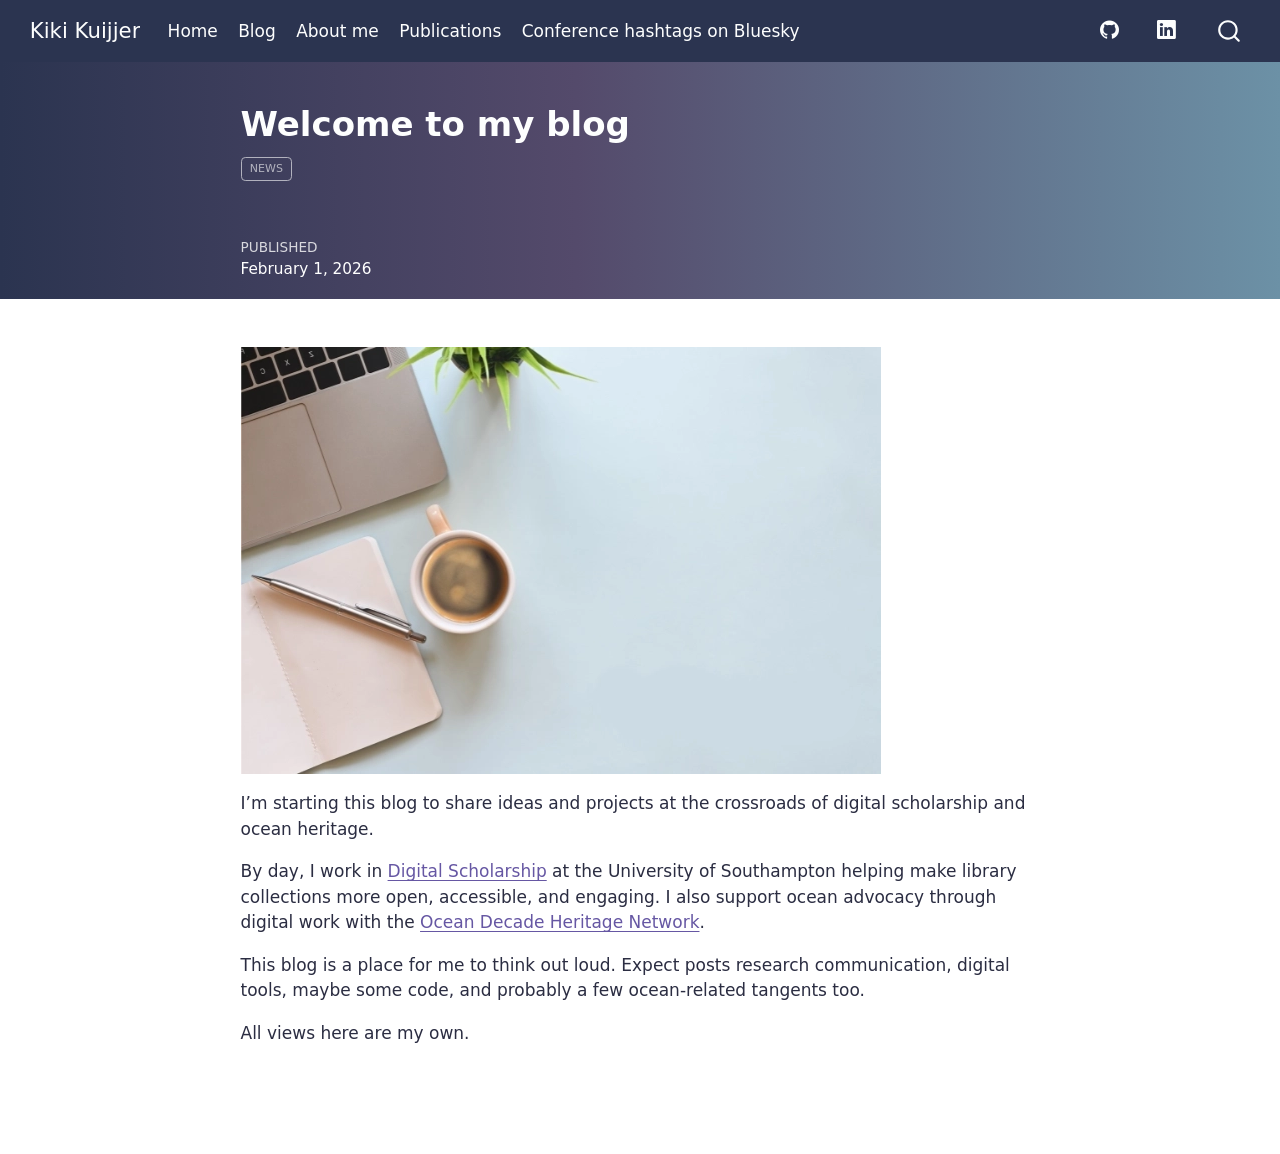
<file: docs/posts/2026-02-01-welcome/index.html>
<!DOCTYPE html>
<html xmlns="http://www.w3.org/1999/xhtml" lang="en" xml:lang="en"><head>

<meta charset="utf-8">
<meta name="generator" content="quarto-1.9.35">

<meta name="viewport" content="width=device-width, initial-scale=1.0, user-scalable=yes">

<meta name="dcterms.date" content="2026-02-01">

<title>Welcome to my blog – Kiki Kuijjer</title>
<style>
/* Default styles provided by pandoc.
** See https://pandoc.org/MANUAL.html#variables-for-html for config info.
*/
code{white-space: pre-wrap;}
span.smallcaps{font-variant: small-caps;}
div.columns{display: flex; gap: min(4vw, 1.5em);}
div.column{flex: auto; overflow-x: auto;}
div.hanging-indent{margin-left: 1.5em; text-indent: -1.5em;}
ul.task-list{list-style: none;}
ul.task-list li input[type="checkbox"] {
  width: 0.8em;
  margin: 0 0.8em 0.2em -1em; /* quarto-specific, see https://github.com/quarto-dev/quarto-cli/issues/4556 */ 
  vertical-align: middle;
}
</style>


<script src="../../site_libs/quarto-nav/quarto-nav.js"></script>
<script src="../../site_libs/quarto-nav/headroom.min.js"></script>
<script src="../../site_libs/clipboard/clipboard.min.js"></script>
<script src="../../site_libs/quarto-search/autocomplete.umd.js"></script>
<script src="../../site_libs/quarto-search/fuse.min.js"></script>
<script src="../../site_libs/quarto-search/quarto-search.js"></script>
<meta name="quarto:offset" content="../../">
<script src="../../site_libs/quarto-html/quarto.js" type="module"></script>
<script src="../../site_libs/quarto-html/tabsets/tabsets.js" type="module"></script>
<script src="../../site_libs/quarto-html/popper.min.js"></script>
<script src="../../site_libs/quarto-html/tippy.umd.min.js"></script>
<script src="../../site_libs/quarto-html/anchor.min.js"></script>
<link href="../../site_libs/quarto-html/tippy.css" rel="stylesheet">
<link href="../../site_libs/quarto-html/quarto-syntax-highlighting-46f66b053e56abd73bb6e954d61a315b.css" rel="stylesheet" id="quarto-text-highlighting-styles">
<script src="../../site_libs/bootstrap/bootstrap.min.js"></script>
<link href="../../site_libs/bootstrap/bootstrap-icons.css" rel="stylesheet">
<link href="../../site_libs/bootstrap/bootstrap-ece42c8223ec2bf36298a08f122c9a68.min.css" rel="stylesheet" append-hash="true" id="quarto-bootstrap" data-mode="light">
<script src="../../site_libs/quarto-contrib/iconify-3.0.0/iconify-icon.min.js"></script>
<script id="quarto-search-options" type="application/json">{
  "location": "navbar",
  "copy-button": false,
  "collapse-after": 3,
  "panel-placement": "end",
  "type": "overlay",
  "limit": 50,
  "keyboard-shortcut": [
    "f",
    "/",
    "s"
  ],
  "show-item-context": false,
  "language": {
    "search-no-results-text": "No results",
    "search-matching-documents-text": "matching documents",
    "search-copy-link-title": "Copy link to search",
    "search-hide-matches-text": "Hide additional matches",
    "search-more-match-text": "more match in this document",
    "search-more-matches-text": "more matches in this document",
    "search-clear-button-title": "Clear",
    "search-text-placeholder": "",
    "search-detached-cancel-button-title": "Cancel",
    "search-submit-button-title": "Submit",
    "search-label": "Search"
  }
}</script>
<style>

      .quarto-title-block .quarto-title-banner {
        background: #004152;
      }
</style>


<link rel="stylesheet" href="../../styles.css">
</head>

<body class="nav-fixed fullcontent quarto-light">

<div id="quarto-search-results"></div>
  <header id="quarto-header" class="headroom fixed-top quarto-banner">
    <nav class="navbar navbar-expand-lg " data-bs-theme="dark">
      <div class="navbar-container container-fluid">
      <div class="navbar-brand-container mx-auto">
    <a class="navbar-brand" href="../../index.html">
    <span class="navbar-title">Kiki Kuijjer</span>
    </a>
  </div>
            <div id="quarto-search" class="" title="Search"></div>
          <button class="navbar-toggler" type="button" data-bs-toggle="collapse" data-bs-target="#navbarCollapse" aria-controls="navbarCollapse" role="menu" aria-expanded="false" aria-label="Toggle navigation" onclick="if (window.quartoToggleHeadroom) { window.quartoToggleHeadroom(); }">
  <span class="navbar-toggler-icon"></span>
</button>
          <div class="collapse navbar-collapse" id="navbarCollapse">
            <ul class="navbar-nav navbar-nav-scroll me-auto">
  <li class="nav-item">
    <a class="nav-link" href="../../index.html"> 
<span class="menu-text">Home</span></a>
  </li>  
  <li class="nav-item">
    <a class="nav-link" href="../../blog.html"> 
<span class="menu-text">Blog</span></a>
  </li>  
  <li class="nav-item">
    <a class="nav-link" href="../../about-me.html"> 
<span class="menu-text">About me</span></a>
  </li>  
  <li class="nav-item">
    <a class="nav-link" href="../../publications.html"> 
<span class="menu-text">Publications</span></a>
  </li>  
  <li class="nav-item">
    <a class="nav-link" href="../../conference-hashtags-on-bsky.html"> 
<span class="menu-text">Conference hashtags on Bluesky</span></a>
  </li>  
</ul>
            <ul class="navbar-nav navbar-nav-scroll ms-auto">
  <li class="nav-item compact">
    <a class="nav-link" href="https://github.com/ek-ku"> <i class="bi bi-github" role="img">
</i> 
<span class="menu-text"></span></a>
  </li>  
  <li class="nav-item">
    <a class="nav-link" href="https://bsky.app/profile/evelinekiki.bsky.social"> 
<span class="menu-text"><iconify-icon role="img" inline="" icon="fa6-brands:bluesky" aria-label="Icon bluesky from fa6-brands Iconify.design set." title="Icon bluesky from fa6-brands Iconify.design set."></iconify-icon></span></a>
  </li>  
  <li class="nav-item compact">
    <a class="nav-link" href="https://linkedin.com/in/ekkuijjer"> <i class="bi bi-linkedin" role="img">
</i> 
<span class="menu-text"></span></a>
  </li>  
  <li class="nav-item">
    <a class="nav-link" href="https://soton.academia.edu/EvelineKikiKuijjer"> 
<span class="menu-text"><iconify-icon role="img" inline="" icon="academicons:academia-square" aria-label="Icon academia-square from academicons Iconify.design set." title="Icon academia-square from academicons Iconify.design set."></iconify-icon></span></a>
  </li>  
</ul>
          </div> <!-- /navcollapse -->
            <div class="quarto-navbar-tools">
</div>
      </div> <!-- /container-fluid -->
    </nav>
</header>
<!-- content -->
<header id="title-block-header" class="quarto-title-block default page-columns page-full">
  <div class="quarto-title-banner page-columns page-full">
    <div class="quarto-title column-body">
      <h1 class="title">Welcome to my blog</h1>
                                <div class="quarto-categories">
                <div class="quarto-category">news</div>
              </div>
                  </div>
  </div>
    
  
  <div class="quarto-title-meta">

      
      <div>
      <div class="quarto-title-meta-heading">Published</div>
      <div class="quarto-title-meta-contents">
        <p class="date">February 1, 2026</p>
      </div>
    </div>
    
      
    </div>
    
  
  </header><div id="quarto-content" class="quarto-container page-columns page-rows-contents page-layout-article page-navbar">
<!-- sidebar -->
<!-- margin-sidebar -->
    
<!-- main -->
<main class="content quarto-banner-title-block" id="quarto-document-content">





<p><img src="image.webp" class="img-fluid"></p>
<p>I’m starting this blog to share ideas and projects at the crossroads of digital scholarship and ocean heritage.</p>
<p>By day, I work in <a href="https://library.soton.ac.uk/digital-scholarship">Digital Scholarship</a> at the University of Southampton helping make library collections more open, accessible, and engaging. I also support ocean advocacy through digital work with the <a href="https://oceandecadeheritage.org">Ocean Decade Heritage Network</a>.</p>
<p>This blog is a place for me to think out loud. Expect posts research communication, digital tools, maybe some code, and probably a few ocean-related tangents too.</p>
<p>All views here are my own.</p>



</main> <!-- /main -->
<script id="quarto-html-after-body" type="application/javascript">
  window.document.addEventListener("DOMContentLoaded", function (event) {
    const icon = "";
    const anchorJS = new window.AnchorJS();
    anchorJS.options = {
      placement: 'right',
      icon: icon
    };
    anchorJS.add('.anchored');
    const isCodeAnnotation = (el) => {
      for (const clz of el.classList) {
        if (clz.startsWith('code-annotation-')) {                     
          return true;
        }
      }
      return false;
    }
    const onCopySuccess = function(e) {
      // button target
      const button = e.trigger;
      // don't keep focus
      button.blur();
      // flash "checked"
      button.classList.add('code-copy-button-checked');
      var currentTitle = button.getAttribute("title");
      button.setAttribute("title", "Copied!");
      let tooltip;
      if (window.bootstrap) {
        button.setAttribute("data-bs-toggle", "tooltip");
        button.setAttribute("data-bs-placement", "left");
        button.setAttribute("data-bs-title", "Copied!");
        tooltip = new bootstrap.Tooltip(button, 
          { trigger: "manual", 
            customClass: "code-copy-button-tooltip",
            offset: [0, -8]});
        tooltip.show();    
      }
      setTimeout(function() {
        if (tooltip) {
          tooltip.hide();
          button.removeAttribute("data-bs-title");
          button.removeAttribute("data-bs-toggle");
          button.removeAttribute("data-bs-placement");
        }
        button.setAttribute("title", currentTitle);
        button.classList.remove('code-copy-button-checked');
      }, 1000);
      // clear code selection
      e.clearSelection();
    }
    const getTextToCopy = function(trigger) {
      const outerScaffold = trigger.parentElement.cloneNode(true);
      const codeEl = outerScaffold.querySelector('code');
      for (const childEl of codeEl.children) {
        if (isCodeAnnotation(childEl)) {
          childEl.remove();
        }
      }
      return codeEl.innerText;
    }
    const clipboard = new window.ClipboardJS('.code-copy-button:not([data-in-quarto-modal])', {
      text: getTextToCopy
    });
    clipboard.on('success', onCopySuccess);
    if (window.document.getElementById('quarto-embedded-source-code-modal')) {
      const clipboardModal = new window.ClipboardJS('.code-copy-button[data-in-quarto-modal]', {
        text: getTextToCopy,
        container: window.document.getElementById('quarto-embedded-source-code-modal')
      });
      clipboardModal.on('success', onCopySuccess);
    }
      var localhostRegex = new RegExp(/^(?:http|https):\/\/localhost\:?[0-9]*\//);
      var mailtoRegex = new RegExp(/^mailto:/);
        var filterRegex = new RegExp('/' + window.location.host + '/');
      var isInternal = (href) => {
          return filterRegex.test(href) || localhostRegex.test(href) || mailtoRegex.test(href);
      }
      // Inspect non-navigation links and adorn them if external
     var links = window.document.querySelectorAll('a[href]:not(.nav-link):not(.navbar-brand):not(.toc-action):not(.sidebar-link):not(.sidebar-item-toggle):not(.pagination-link):not(.no-external):not([aria-hidden]):not(.dropdown-item):not(.quarto-navigation-tool):not(.about-link)');
      for (var i=0; i<links.length; i++) {
        const link = links[i];
        if (!isInternal(link.href)) {
          // undo the damage that might have been done by quarto-nav.js in the case of
          // links that we want to consider external
          if (link.dataset.originalHref !== undefined) {
            link.href = link.dataset.originalHref;
          }
        }
      }
    function tippyHover(el, contentFn, onTriggerFn, onUntriggerFn) {
      const config = {
        allowHTML: true,
        maxWidth: 500,
        delay: 100,
        arrow: false,
        appendTo: function(el) {
            return el.parentElement;
        },
        interactive: true,
        interactiveBorder: 10,
        theme: 'quarto',
        placement: 'bottom-start',
      };
      if (contentFn) {
        config.content = contentFn;
      }
      if (onTriggerFn) {
        config.onTrigger = onTriggerFn;
      }
      if (onUntriggerFn) {
        config.onUntrigger = onUntriggerFn;
      }
      window.tippy(el, config); 
    }
    const noterefs = window.document.querySelectorAll('a[role="doc-noteref"]');
    for (var i=0; i<noterefs.length; i++) {
      const ref = noterefs[i];
      tippyHover(ref, function() {
        // use id or data attribute instead here
        let href = ref.getAttribute('data-footnote-href') || ref.getAttribute('href');
        try { href = new URL(href).hash; } catch {}
        const id = href.replace(/^#\/?/, "");
        const note = window.document.getElementById(id);
        if (note) {
          return note.innerHTML;
        } else {
          return "";
        }
      });
    }
    const xrefs = window.document.querySelectorAll('a.quarto-xref');
    const processXRef = (id, note) => {
      // Strip column container classes
      const stripColumnClz = (el) => {
        el.classList.remove("page-full", "page-columns");
        if (el.children) {
          for (const child of el.children) {
            stripColumnClz(child);
          }
        }
      }
      stripColumnClz(note)
      if (id === null || id.startsWith('sec-')) {
        // Special case sections, only their first couple elements
        const container = document.createElement("div");
        if (note.children && note.children.length > 2) {
          container.appendChild(note.children[0].cloneNode(true));
          for (let i = 1; i < note.children.length; i++) {
            const child = note.children[i];
            if (child.tagName === "P" && child.innerText === "") {
              continue;
            } else {
              container.appendChild(child.cloneNode(true));
              break;
            }
          }
          if (window.Quarto?.typesetMath) {
            window.Quarto.typesetMath(container);
          }
          return container.innerHTML
        } else {
          if (window.Quarto?.typesetMath) {
            window.Quarto.typesetMath(note);
          }
          return note.innerHTML;
        }
      } else {
        // Remove any anchor links if they are present
        const anchorLink = note.querySelector('a.anchorjs-link');
        if (anchorLink) {
          anchorLink.remove();
        }
        if (window.Quarto?.typesetMath) {
          window.Quarto.typesetMath(note);
        }
        if (note.classList.contains("callout")) {
          return note.outerHTML;
        } else {
          return note.innerHTML;
        }
      }
    }
    for (var i=0; i<xrefs.length; i++) {
      const xref = xrefs[i];
      tippyHover(xref, undefined, function(instance) {
        instance.disable();
        let url = xref.getAttribute('href');
        let hash = undefined; 
        if (url.startsWith('#')) {
          hash = url;
        } else {
          try { hash = new URL(url).hash; } catch {}
        }
        if (hash) {
          const id = hash.replace(/^#\/?/, "");
          const note = window.document.getElementById(id);
          if (note !== null) {
            try {
              const html = processXRef(id, note.cloneNode(true));
              instance.setContent(html);
            } finally {
              instance.enable();
              instance.show();
            }
          } else {
            // See if we can fetch this
            fetch(url.split('#')[0])
            .then(res => res.text())
            .then(html => {
              const parser = new DOMParser();
              const htmlDoc = parser.parseFromString(html, "text/html");
              const note = htmlDoc.getElementById(id);
              if (note !== null) {
                const html = processXRef(id, note);
                instance.setContent(html);
              } 
            }).finally(() => {
              instance.enable();
              instance.show();
            });
          }
        } else {
          // See if we can fetch a full url (with no hash to target)
          // This is a special case and we should probably do some content thinning / targeting
          fetch(url)
          .then(res => res.text())
          .then(html => {
            const parser = new DOMParser();
            const htmlDoc = parser.parseFromString(html, "text/html");
            const note = htmlDoc.querySelector('main.content');
            if (note !== null) {
              // This should only happen for chapter cross references
              // (since there is no id in the URL)
              // remove the first header
              if (note.children.length > 0 && note.children[0].tagName === "HEADER") {
                note.children[0].remove();
              }
              const html = processXRef(null, note);
              instance.setContent(html);
            } 
          }).finally(() => {
            instance.enable();
            instance.show();
          });
        }
      }, function(instance) {
      });
    }
        let selectedAnnoteEl;
        const selectorForAnnotation = ( cell, annotation) => {
          let cellAttr = 'data-code-cell="' + cell + '"';
          let lineAttr = 'data-code-annotation="' +  annotation + '"';
          const selector = 'span[' + cellAttr + '][' + lineAttr + ']';
          return selector;
        }
        const selectCodeLines = (annoteEl) => {
          const doc = window.document;
          const targetCell = annoteEl.getAttribute("data-target-cell");
          const targetAnnotation = annoteEl.getAttribute("data-target-annotation");
          const annoteSpan = window.document.querySelector(selectorForAnnotation(targetCell, targetAnnotation));
          const lines = annoteSpan.getAttribute("data-code-lines").split(",");
          const lineIds = lines.map((line) => {
            return targetCell + "-" + line;
          })
          let top = null;
          let height = null;
          let parent = null;
          if (lineIds.length > 0) {
              //compute the position of the single el (top and bottom and make a div)
              const el = window.document.getElementById(lineIds[0]);
              top = el.offsetTop;
              height = el.offsetHeight;
              parent = el.parentElement.parentElement;
            if (lineIds.length > 1) {
              const lastEl = window.document.getElementById(lineIds[lineIds.length - 1]);
              const bottom = lastEl.offsetTop + lastEl.offsetHeight;
              height = bottom - top;
            }
            if (top !== null && height !== null && parent !== null) {
              // cook up a div (if necessary) and position it 
              let div = window.document.getElementById("code-annotation-line-highlight");
              if (div === null) {
                div = window.document.createElement("div");
                div.setAttribute("id", "code-annotation-line-highlight");
                div.style.position = 'absolute';
                parent.appendChild(div);
              }
              div.style.top = top - 2 + "px";
              div.style.height = height + 4 + "px";
              div.style.left = 0;
              let gutterDiv = window.document.getElementById("code-annotation-line-highlight-gutter");
              if (gutterDiv === null) {
                gutterDiv = window.document.createElement("div");
                gutterDiv.setAttribute("id", "code-annotation-line-highlight-gutter");
                gutterDiv.style.position = 'absolute';
                const codeCell = window.document.getElementById(targetCell);
                const gutter = codeCell.querySelector('.code-annotation-gutter');
                gutter.appendChild(gutterDiv);
              }
              gutterDiv.style.top = top - 2 + "px";
              gutterDiv.style.height = height + 4 + "px";
            }
            selectedAnnoteEl = annoteEl;
          }
        };
        const unselectCodeLines = () => {
          const elementsIds = ["code-annotation-line-highlight", "code-annotation-line-highlight-gutter"];
          elementsIds.forEach((elId) => {
            const div = window.document.getElementById(elId);
            if (div) {
              div.remove();
            }
          });
          selectedAnnoteEl = undefined;
        };
          // Handle positioning of the toggle
      window.addEventListener(
        "resize",
        throttle(() => {
          elRect = undefined;
          if (selectedAnnoteEl) {
            selectCodeLines(selectedAnnoteEl);
          }
        }, 10)
      );
      function throttle(fn, ms) {
      let throttle = false;
      let timer;
        return (...args) => {
          if(!throttle) { // first call gets through
              fn.apply(this, args);
              throttle = true;
          } else { // all the others get throttled
              if(timer) clearTimeout(timer); // cancel #2
              timer = setTimeout(() => {
                fn.apply(this, args);
                timer = throttle = false;
              }, ms);
          }
        };
      }
        // Attach click handler to the DT
        const annoteDls = window.document.querySelectorAll('dt[data-target-cell]');
        for (const annoteDlNode of annoteDls) {
          annoteDlNode.addEventListener('click', (event) => {
            const clickedEl = event.target;
            if (clickedEl !== selectedAnnoteEl) {
              unselectCodeLines();
              const activeEl = window.document.querySelector('dt[data-target-cell].code-annotation-active');
              if (activeEl) {
                activeEl.classList.remove('code-annotation-active');
              }
              selectCodeLines(clickedEl);
              clickedEl.classList.add('code-annotation-active');
            } else {
              // Unselect the line
              unselectCodeLines();
              clickedEl.classList.remove('code-annotation-active');
            }
          });
        }
    const findCites = (el) => {
      const parentEl = el.parentElement;
      if (parentEl) {
        const cites = parentEl.dataset.cites;
        if (cites) {
          return {
            el,
            cites: cites.split(' ')
          };
        } else {
          return findCites(el.parentElement)
        }
      } else {
        return undefined;
      }
    };
    var bibliorefs = window.document.querySelectorAll('a[role="doc-biblioref"]');
    for (var i=0; i<bibliorefs.length; i++) {
      const ref = bibliorefs[i];
      const citeInfo = findCites(ref);
      if (citeInfo) {
        tippyHover(citeInfo.el, function() {
          var popup = window.document.createElement('div');
          citeInfo.cites.forEach(function(cite) {
            var citeDiv = window.document.createElement('div');
            citeDiv.classList.add('hanging-indent');
            citeDiv.classList.add('csl-entry');
            var biblioDiv = window.document.getElementById('ref-' + cite);
            if (biblioDiv) {
              citeDiv.innerHTML = biblioDiv.innerHTML;
            }
            popup.appendChild(citeDiv);
          });
          return popup.innerHTML;
        });
      }
    }
  });
  </script>
</div> <!-- /content -->




</body></html>
</file>
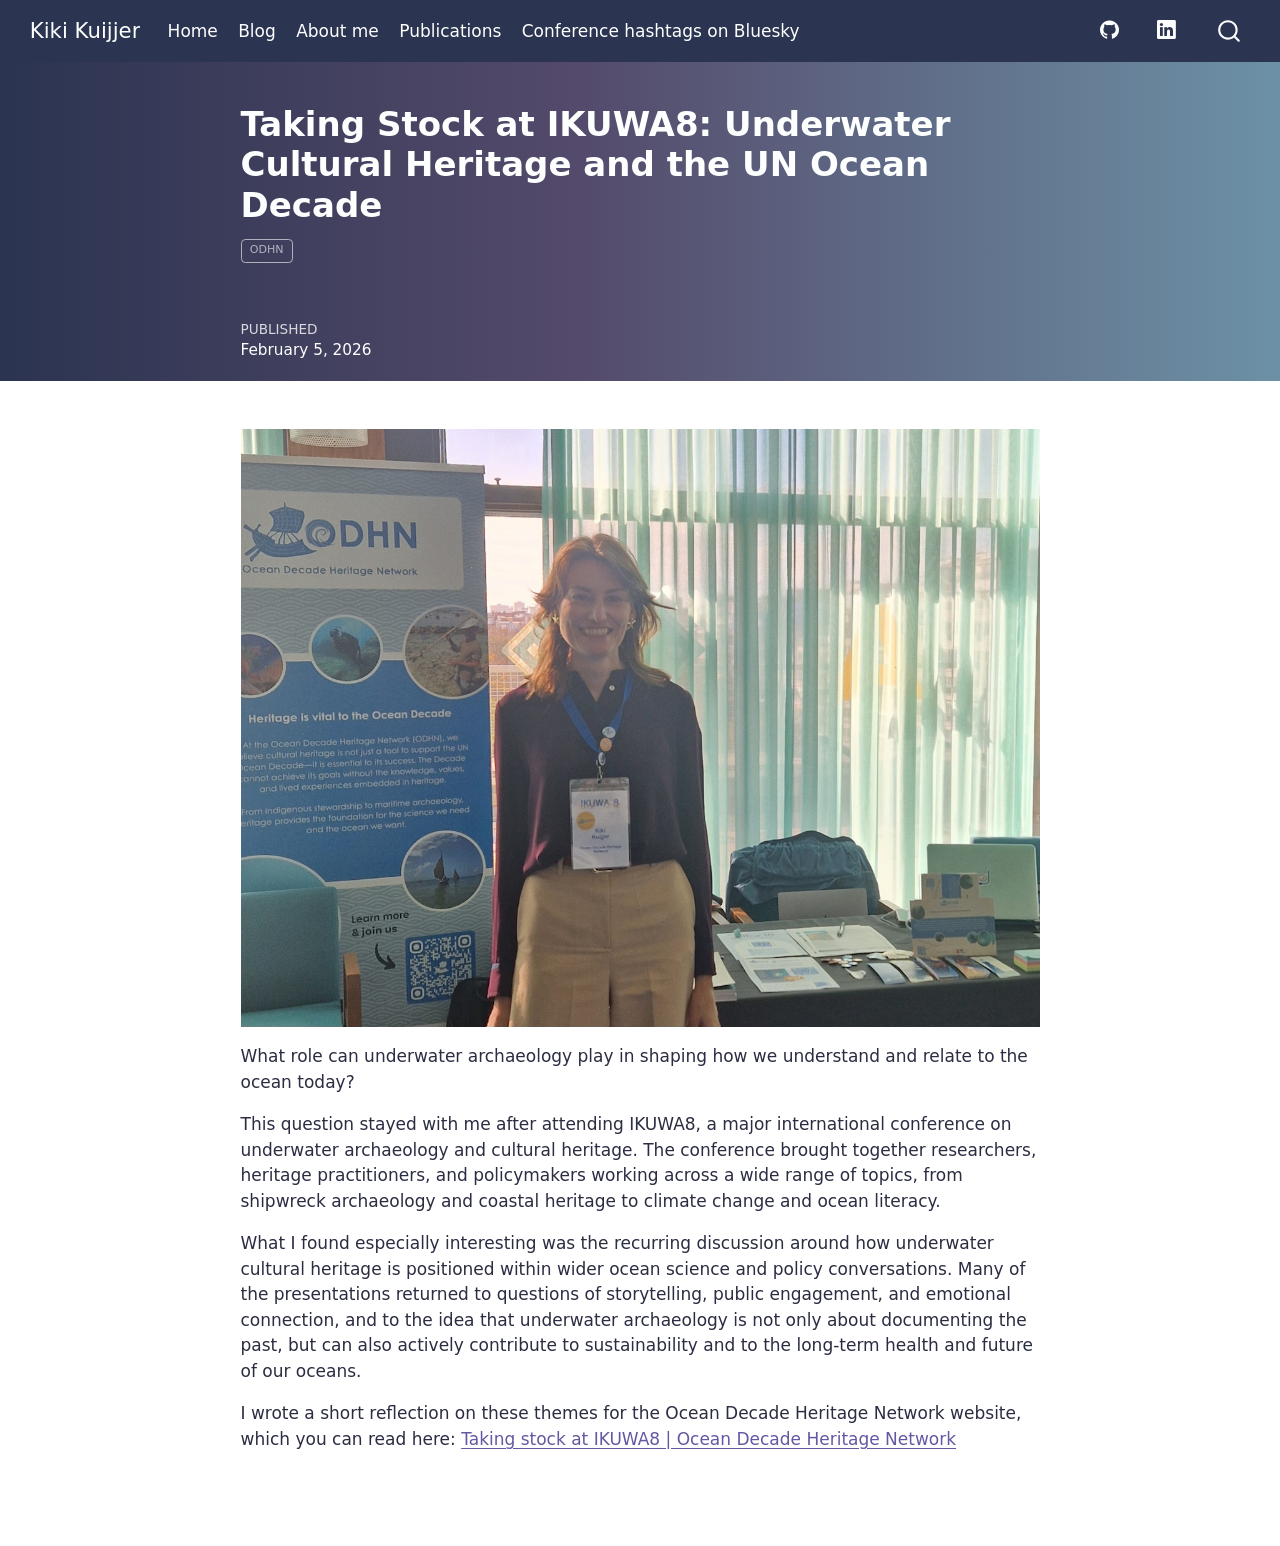
<file: docs/posts/2026-02-05-ikuwa8/index.html>
<!DOCTYPE html>
<html xmlns="http://www.w3.org/1999/xhtml" lang="en" xml:lang="en"><head>

<meta charset="utf-8">
<meta name="generator" content="quarto-1.9.35">

<meta name="viewport" content="width=device-width, initial-scale=1.0, user-scalable=yes">

<meta name="dcterms.date" content="2026-02-05">

<title>Taking Stock at IKUWA8: Underwater Cultural Heritage and the UN Ocean Decade – Kiki Kuijjer</title>
<style>
/* Default styles provided by pandoc.
** See https://pandoc.org/MANUAL.html#variables-for-html for config info.
*/
code{white-space: pre-wrap;}
span.smallcaps{font-variant: small-caps;}
div.columns{display: flex; gap: min(4vw, 1.5em);}
div.column{flex: auto; overflow-x: auto;}
div.hanging-indent{margin-left: 1.5em; text-indent: -1.5em;}
ul.task-list{list-style: none;}
ul.task-list li input[type="checkbox"] {
  width: 0.8em;
  margin: 0 0.8em 0.2em -1em; /* quarto-specific, see https://github.com/quarto-dev/quarto-cli/issues/4556 */ 
  vertical-align: middle;
}
</style>


<script src="../../site_libs/quarto-nav/quarto-nav.js"></script>
<script src="../../site_libs/quarto-nav/headroom.min.js"></script>
<script src="../../site_libs/clipboard/clipboard.min.js"></script>
<script src="../../site_libs/quarto-search/autocomplete.umd.js"></script>
<script src="../../site_libs/quarto-search/fuse.min.js"></script>
<script src="../../site_libs/quarto-search/quarto-search.js"></script>
<meta name="quarto:offset" content="../../">
<script src="../../site_libs/quarto-html/quarto.js" type="module"></script>
<script src="../../site_libs/quarto-html/tabsets/tabsets.js" type="module"></script>
<script src="../../site_libs/quarto-html/popper.min.js"></script>
<script src="../../site_libs/quarto-html/tippy.umd.min.js"></script>
<script src="../../site_libs/quarto-html/anchor.min.js"></script>
<link href="../../site_libs/quarto-html/tippy.css" rel="stylesheet">
<link href="../../site_libs/quarto-html/quarto-syntax-highlighting-46f66b053e56abd73bb6e954d61a315b.css" rel="stylesheet" id="quarto-text-highlighting-styles">
<script src="../../site_libs/bootstrap/bootstrap.min.js"></script>
<link href="../../site_libs/bootstrap/bootstrap-icons.css" rel="stylesheet">
<link href="../../site_libs/bootstrap/bootstrap-ece42c8223ec2bf36298a08f122c9a68.min.css" rel="stylesheet" append-hash="true" id="quarto-bootstrap" data-mode="light">
<script src="../../site_libs/quarto-contrib/iconify-3.0.0/iconify-icon.min.js"></script>
<script id="quarto-search-options" type="application/json">{
  "location": "navbar",
  "copy-button": false,
  "collapse-after": 3,
  "panel-placement": "end",
  "type": "overlay",
  "limit": 50,
  "keyboard-shortcut": [
    "f",
    "/",
    "s"
  ],
  "show-item-context": false,
  "language": {
    "search-no-results-text": "No results",
    "search-matching-documents-text": "matching documents",
    "search-copy-link-title": "Copy link to search",
    "search-hide-matches-text": "Hide additional matches",
    "search-more-match-text": "more match in this document",
    "search-more-matches-text": "more matches in this document",
    "search-clear-button-title": "Clear",
    "search-text-placeholder": "",
    "search-detached-cancel-button-title": "Cancel",
    "search-submit-button-title": "Submit",
    "search-label": "Search"
  }
}</script>
<style>

      .quarto-title-block .quarto-title-banner {
        background: #004152;
      }
</style>


<link rel="stylesheet" href="../../styles.css">
</head>

<body class="nav-fixed fullcontent quarto-light">

<div id="quarto-search-results"></div>
  <header id="quarto-header" class="headroom fixed-top quarto-banner">
    <nav class="navbar navbar-expand-lg " data-bs-theme="dark">
      <div class="navbar-container container-fluid">
      <div class="navbar-brand-container mx-auto">
    <a class="navbar-brand" href="../../index.html">
    <span class="navbar-title">Kiki Kuijjer</span>
    </a>
  </div>
            <div id="quarto-search" class="" title="Search"></div>
          <button class="navbar-toggler" type="button" data-bs-toggle="collapse" data-bs-target="#navbarCollapse" aria-controls="navbarCollapse" role="menu" aria-expanded="false" aria-label="Toggle navigation" onclick="if (window.quartoToggleHeadroom) { window.quartoToggleHeadroom(); }">
  <span class="navbar-toggler-icon"></span>
</button>
          <div class="collapse navbar-collapse" id="navbarCollapse">
            <ul class="navbar-nav navbar-nav-scroll me-auto">
  <li class="nav-item">
    <a class="nav-link" href="../../index.html"> 
<span class="menu-text">Home</span></a>
  </li>  
  <li class="nav-item">
    <a class="nav-link" href="../../blog.html"> 
<span class="menu-text">Blog</span></a>
  </li>  
  <li class="nav-item">
    <a class="nav-link" href="../../about-me.html"> 
<span class="menu-text">About me</span></a>
  </li>  
  <li class="nav-item">
    <a class="nav-link" href="../../publications.html"> 
<span class="menu-text">Publications</span></a>
  </li>  
  <li class="nav-item">
    <a class="nav-link" href="../../conference-hashtags-on-bsky.html"> 
<span class="menu-text">Conference hashtags on Bluesky</span></a>
  </li>  
</ul>
            <ul class="navbar-nav navbar-nav-scroll ms-auto">
  <li class="nav-item compact">
    <a class="nav-link" href="https://github.com/ek-ku"> <i class="bi bi-github" role="img">
</i> 
<span class="menu-text"></span></a>
  </li>  
  <li class="nav-item">
    <a class="nav-link" href="https://bsky.app/profile/evelinekiki.bsky.social"> 
<span class="menu-text"><iconify-icon role="img" inline="" icon="fa6-brands:bluesky" aria-label="Icon bluesky from fa6-brands Iconify.design set." title="Icon bluesky from fa6-brands Iconify.design set."></iconify-icon></span></a>
  </li>  
  <li class="nav-item compact">
    <a class="nav-link" href="https://linkedin.com/in/ekkuijjer"> <i class="bi bi-linkedin" role="img">
</i> 
<span class="menu-text"></span></a>
  </li>  
  <li class="nav-item">
    <a class="nav-link" href="https://soton.academia.edu/EvelineKikiKuijjer"> 
<span class="menu-text"><iconify-icon role="img" inline="" icon="academicons:academia-square" aria-label="Icon academia-square from academicons Iconify.design set." title="Icon academia-square from academicons Iconify.design set."></iconify-icon></span></a>
  </li>  
</ul>
          </div> <!-- /navcollapse -->
            <div class="quarto-navbar-tools">
</div>
      </div> <!-- /container-fluid -->
    </nav>
</header>
<!-- content -->
<header id="title-block-header" class="quarto-title-block default page-columns page-full">
  <div class="quarto-title-banner page-columns page-full">
    <div class="quarto-title column-body">
      <h1 class="title">Taking Stock at IKUWA8: Underwater Cultural Heritage and the UN Ocean Decade</h1>
                                <div class="quarto-categories">
                <div class="quarto-category">ODHN</div>
              </div>
                  </div>
  </div>
    
  
  <div class="quarto-title-meta">

      
      <div>
      <div class="quarto-title-meta-heading">Published</div>
      <div class="quarto-title-meta-contents">
        <p class="date">February 5, 2026</p>
      </div>
    </div>
    
      
    </div>
    
  
  </header><div id="quarto-content" class="quarto-container page-columns page-rows-contents page-layout-article page-navbar">
<!-- sidebar -->
<!-- margin-sidebar -->
    
<!-- main -->
<main class="content quarto-banner-title-block" id="quarto-document-content">





<p><img src="ikuwa8.jpg" class="img-fluid"></p>
<p>What role can underwater archaeology play in shaping how we understand and relate to the ocean today?</p>
<p>This question stayed with me after attending IKUWA8, a major international conference on underwater archaeology and cultural heritage. The conference brought together researchers, heritage practitioners, and policymakers working across a wide range of topics, from shipwreck archaeology and coastal heritage to climate change and ocean literacy.</p>
<p>What I found especially interesting was the recurring discussion around how underwater cultural heritage is positioned within wider ocean science and policy conversations. Many of the presentations returned to questions of storytelling, public engagement, and emotional connection, and to the idea that underwater archaeology is not only about documenting the past, but can also actively contribute to sustainability and to the long-term health and future of our oceans.</p>
<p>I wrote a short reflection on these themes for the Ocean Decade Heritage Network website, which you can read here: <a href="https://www.oceandecadeheritage.org/taking-stock-at-ikuwa8/">Taking stock at IKUWA8 | Ocean Decade Heritage Network</a></p>



</main> <!-- /main -->
<script id="quarto-html-after-body" type="application/javascript">
  window.document.addEventListener("DOMContentLoaded", function (event) {
    const icon = "";
    const anchorJS = new window.AnchorJS();
    anchorJS.options = {
      placement: 'right',
      icon: icon
    };
    anchorJS.add('.anchored');
    const isCodeAnnotation = (el) => {
      for (const clz of el.classList) {
        if (clz.startsWith('code-annotation-')) {                     
          return true;
        }
      }
      return false;
    }
    const onCopySuccess = function(e) {
      // button target
      const button = e.trigger;
      // don't keep focus
      button.blur();
      // flash "checked"
      button.classList.add('code-copy-button-checked');
      var currentTitle = button.getAttribute("title");
      button.setAttribute("title", "Copied!");
      let tooltip;
      if (window.bootstrap) {
        button.setAttribute("data-bs-toggle", "tooltip");
        button.setAttribute("data-bs-placement", "left");
        button.setAttribute("data-bs-title", "Copied!");
        tooltip = new bootstrap.Tooltip(button, 
          { trigger: "manual", 
            customClass: "code-copy-button-tooltip",
            offset: [0, -8]});
        tooltip.show();    
      }
      setTimeout(function() {
        if (tooltip) {
          tooltip.hide();
          button.removeAttribute("data-bs-title");
          button.removeAttribute("data-bs-toggle");
          button.removeAttribute("data-bs-placement");
        }
        button.setAttribute("title", currentTitle);
        button.classList.remove('code-copy-button-checked');
      }, 1000);
      // clear code selection
      e.clearSelection();
    }
    const getTextToCopy = function(trigger) {
      const outerScaffold = trigger.parentElement.cloneNode(true);
      const codeEl = outerScaffold.querySelector('code');
      for (const childEl of codeEl.children) {
        if (isCodeAnnotation(childEl)) {
          childEl.remove();
        }
      }
      return codeEl.innerText;
    }
    const clipboard = new window.ClipboardJS('.code-copy-button:not([data-in-quarto-modal])', {
      text: getTextToCopy
    });
    clipboard.on('success', onCopySuccess);
    if (window.document.getElementById('quarto-embedded-source-code-modal')) {
      const clipboardModal = new window.ClipboardJS('.code-copy-button[data-in-quarto-modal]', {
        text: getTextToCopy,
        container: window.document.getElementById('quarto-embedded-source-code-modal')
      });
      clipboardModal.on('success', onCopySuccess);
    }
      var localhostRegex = new RegExp(/^(?:http|https):\/\/localhost\:?[0-9]*\//);
      var mailtoRegex = new RegExp(/^mailto:/);
        var filterRegex = new RegExp('/' + window.location.host + '/');
      var isInternal = (href) => {
          return filterRegex.test(href) || localhostRegex.test(href) || mailtoRegex.test(href);
      }
      // Inspect non-navigation links and adorn them if external
     var links = window.document.querySelectorAll('a[href]:not(.nav-link):not(.navbar-brand):not(.toc-action):not(.sidebar-link):not(.sidebar-item-toggle):not(.pagination-link):not(.no-external):not([aria-hidden]):not(.dropdown-item):not(.quarto-navigation-tool):not(.about-link)');
      for (var i=0; i<links.length; i++) {
        const link = links[i];
        if (!isInternal(link.href)) {
          // undo the damage that might have been done by quarto-nav.js in the case of
          // links that we want to consider external
          if (link.dataset.originalHref !== undefined) {
            link.href = link.dataset.originalHref;
          }
        }
      }
    function tippyHover(el, contentFn, onTriggerFn, onUntriggerFn) {
      const config = {
        allowHTML: true,
        maxWidth: 500,
        delay: 100,
        arrow: false,
        appendTo: function(el) {
            return el.parentElement;
        },
        interactive: true,
        interactiveBorder: 10,
        theme: 'quarto',
        placement: 'bottom-start',
      };
      if (contentFn) {
        config.content = contentFn;
      }
      if (onTriggerFn) {
        config.onTrigger = onTriggerFn;
      }
      if (onUntriggerFn) {
        config.onUntrigger = onUntriggerFn;
      }
      window.tippy(el, config); 
    }
    const noterefs = window.document.querySelectorAll('a[role="doc-noteref"]');
    for (var i=0; i<noterefs.length; i++) {
      const ref = noterefs[i];
      tippyHover(ref, function() {
        // use id or data attribute instead here
        let href = ref.getAttribute('data-footnote-href') || ref.getAttribute('href');
        try { href = new URL(href).hash; } catch {}
        const id = href.replace(/^#\/?/, "");
        const note = window.document.getElementById(id);
        if (note) {
          return note.innerHTML;
        } else {
          return "";
        }
      });
    }
    const xrefs = window.document.querySelectorAll('a.quarto-xref');
    const processXRef = (id, note) => {
      // Strip column container classes
      const stripColumnClz = (el) => {
        el.classList.remove("page-full", "page-columns");
        if (el.children) {
          for (const child of el.children) {
            stripColumnClz(child);
          }
        }
      }
      stripColumnClz(note)
      if (id === null || id.startsWith('sec-')) {
        // Special case sections, only their first couple elements
        const container = document.createElement("div");
        if (note.children && note.children.length > 2) {
          container.appendChild(note.children[0].cloneNode(true));
          for (let i = 1; i < note.children.length; i++) {
            const child = note.children[i];
            if (child.tagName === "P" && child.innerText === "") {
              continue;
            } else {
              container.appendChild(child.cloneNode(true));
              break;
            }
          }
          if (window.Quarto?.typesetMath) {
            window.Quarto.typesetMath(container);
          }
          return container.innerHTML
        } else {
          if (window.Quarto?.typesetMath) {
            window.Quarto.typesetMath(note);
          }
          return note.innerHTML;
        }
      } else {
        // Remove any anchor links if they are present
        const anchorLink = note.querySelector('a.anchorjs-link');
        if (anchorLink) {
          anchorLink.remove();
        }
        if (window.Quarto?.typesetMath) {
          window.Quarto.typesetMath(note);
        }
        if (note.classList.contains("callout")) {
          return note.outerHTML;
        } else {
          return note.innerHTML;
        }
      }
    }
    for (var i=0; i<xrefs.length; i++) {
      const xref = xrefs[i];
      tippyHover(xref, undefined, function(instance) {
        instance.disable();
        let url = xref.getAttribute('href');
        let hash = undefined; 
        if (url.startsWith('#')) {
          hash = url;
        } else {
          try { hash = new URL(url).hash; } catch {}
        }
        if (hash) {
          const id = hash.replace(/^#\/?/, "");
          const note = window.document.getElementById(id);
          if (note !== null) {
            try {
              const html = processXRef(id, note.cloneNode(true));
              instance.setContent(html);
            } finally {
              instance.enable();
              instance.show();
            }
          } else {
            // See if we can fetch this
            fetch(url.split('#')[0])
            .then(res => res.text())
            .then(html => {
              const parser = new DOMParser();
              const htmlDoc = parser.parseFromString(html, "text/html");
              const note = htmlDoc.getElementById(id);
              if (note !== null) {
                const html = processXRef(id, note);
                instance.setContent(html);
              } 
            }).finally(() => {
              instance.enable();
              instance.show();
            });
          }
        } else {
          // See if we can fetch a full url (with no hash to target)
          // This is a special case and we should probably do some content thinning / targeting
          fetch(url)
          .then(res => res.text())
          .then(html => {
            const parser = new DOMParser();
            const htmlDoc = parser.parseFromString(html, "text/html");
            const note = htmlDoc.querySelector('main.content');
            if (note !== null) {
              // This should only happen for chapter cross references
              // (since there is no id in the URL)
              // remove the first header
              if (note.children.length > 0 && note.children[0].tagName === "HEADER") {
                note.children[0].remove();
              }
              const html = processXRef(null, note);
              instance.setContent(html);
            } 
          }).finally(() => {
            instance.enable();
            instance.show();
          });
        }
      }, function(instance) {
      });
    }
        let selectedAnnoteEl;
        const selectorForAnnotation = ( cell, annotation) => {
          let cellAttr = 'data-code-cell="' + cell + '"';
          let lineAttr = 'data-code-annotation="' +  annotation + '"';
          const selector = 'span[' + cellAttr + '][' + lineAttr + ']';
          return selector;
        }
        const selectCodeLines = (annoteEl) => {
          const doc = window.document;
          const targetCell = annoteEl.getAttribute("data-target-cell");
          const targetAnnotation = annoteEl.getAttribute("data-target-annotation");
          const annoteSpan = window.document.querySelector(selectorForAnnotation(targetCell, targetAnnotation));
          const lines = annoteSpan.getAttribute("data-code-lines").split(",");
          const lineIds = lines.map((line) => {
            return targetCell + "-" + line;
          })
          let top = null;
          let height = null;
          let parent = null;
          if (lineIds.length > 0) {
              //compute the position of the single el (top and bottom and make a div)
              const el = window.document.getElementById(lineIds[0]);
              top = el.offsetTop;
              height = el.offsetHeight;
              parent = el.parentElement.parentElement;
            if (lineIds.length > 1) {
              const lastEl = window.document.getElementById(lineIds[lineIds.length - 1]);
              const bottom = lastEl.offsetTop + lastEl.offsetHeight;
              height = bottom - top;
            }
            if (top !== null && height !== null && parent !== null) {
              // cook up a div (if necessary) and position it 
              let div = window.document.getElementById("code-annotation-line-highlight");
              if (div === null) {
                div = window.document.createElement("div");
                div.setAttribute("id", "code-annotation-line-highlight");
                div.style.position = 'absolute';
                parent.appendChild(div);
              }
              div.style.top = top - 2 + "px";
              div.style.height = height + 4 + "px";
              div.style.left = 0;
              let gutterDiv = window.document.getElementById("code-annotation-line-highlight-gutter");
              if (gutterDiv === null) {
                gutterDiv = window.document.createElement("div");
                gutterDiv.setAttribute("id", "code-annotation-line-highlight-gutter");
                gutterDiv.style.position = 'absolute';
                const codeCell = window.document.getElementById(targetCell);
                const gutter = codeCell.querySelector('.code-annotation-gutter');
                gutter.appendChild(gutterDiv);
              }
              gutterDiv.style.top = top - 2 + "px";
              gutterDiv.style.height = height + 4 + "px";
            }
            selectedAnnoteEl = annoteEl;
          }
        };
        const unselectCodeLines = () => {
          const elementsIds = ["code-annotation-line-highlight", "code-annotation-line-highlight-gutter"];
          elementsIds.forEach((elId) => {
            const div = window.document.getElementById(elId);
            if (div) {
              div.remove();
            }
          });
          selectedAnnoteEl = undefined;
        };
          // Handle positioning of the toggle
      window.addEventListener(
        "resize",
        throttle(() => {
          elRect = undefined;
          if (selectedAnnoteEl) {
            selectCodeLines(selectedAnnoteEl);
          }
        }, 10)
      );
      function throttle(fn, ms) {
      let throttle = false;
      let timer;
        return (...args) => {
          if(!throttle) { // first call gets through
              fn.apply(this, args);
              throttle = true;
          } else { // all the others get throttled
              if(timer) clearTimeout(timer); // cancel #2
              timer = setTimeout(() => {
                fn.apply(this, args);
                timer = throttle = false;
              }, ms);
          }
        };
      }
        // Attach click handler to the DT
        const annoteDls = window.document.querySelectorAll('dt[data-target-cell]');
        for (const annoteDlNode of annoteDls) {
          annoteDlNode.addEventListener('click', (event) => {
            const clickedEl = event.target;
            if (clickedEl !== selectedAnnoteEl) {
              unselectCodeLines();
              const activeEl = window.document.querySelector('dt[data-target-cell].code-annotation-active');
              if (activeEl) {
                activeEl.classList.remove('code-annotation-active');
              }
              selectCodeLines(clickedEl);
              clickedEl.classList.add('code-annotation-active');
            } else {
              // Unselect the line
              unselectCodeLines();
              clickedEl.classList.remove('code-annotation-active');
            }
          });
        }
    const findCites = (el) => {
      const parentEl = el.parentElement;
      if (parentEl) {
        const cites = parentEl.dataset.cites;
        if (cites) {
          return {
            el,
            cites: cites.split(' ')
          };
        } else {
          return findCites(el.parentElement)
        }
      } else {
        return undefined;
      }
    };
    var bibliorefs = window.document.querySelectorAll('a[role="doc-biblioref"]');
    for (var i=0; i<bibliorefs.length; i++) {
      const ref = bibliorefs[i];
      const citeInfo = findCites(ref);
      if (citeInfo) {
        tippyHover(citeInfo.el, function() {
          var popup = window.document.createElement('div');
          citeInfo.cites.forEach(function(cite) {
            var citeDiv = window.document.createElement('div');
            citeDiv.classList.add('hanging-indent');
            citeDiv.classList.add('csl-entry');
            var biblioDiv = window.document.getElementById('ref-' + cite);
            if (biblioDiv) {
              citeDiv.innerHTML = biblioDiv.innerHTML;
            }
            popup.appendChild(citeDiv);
          });
          return popup.innerHTML;
        });
      }
    }
  });
  </script>
</div> <!-- /content -->




</body></html>
</file>
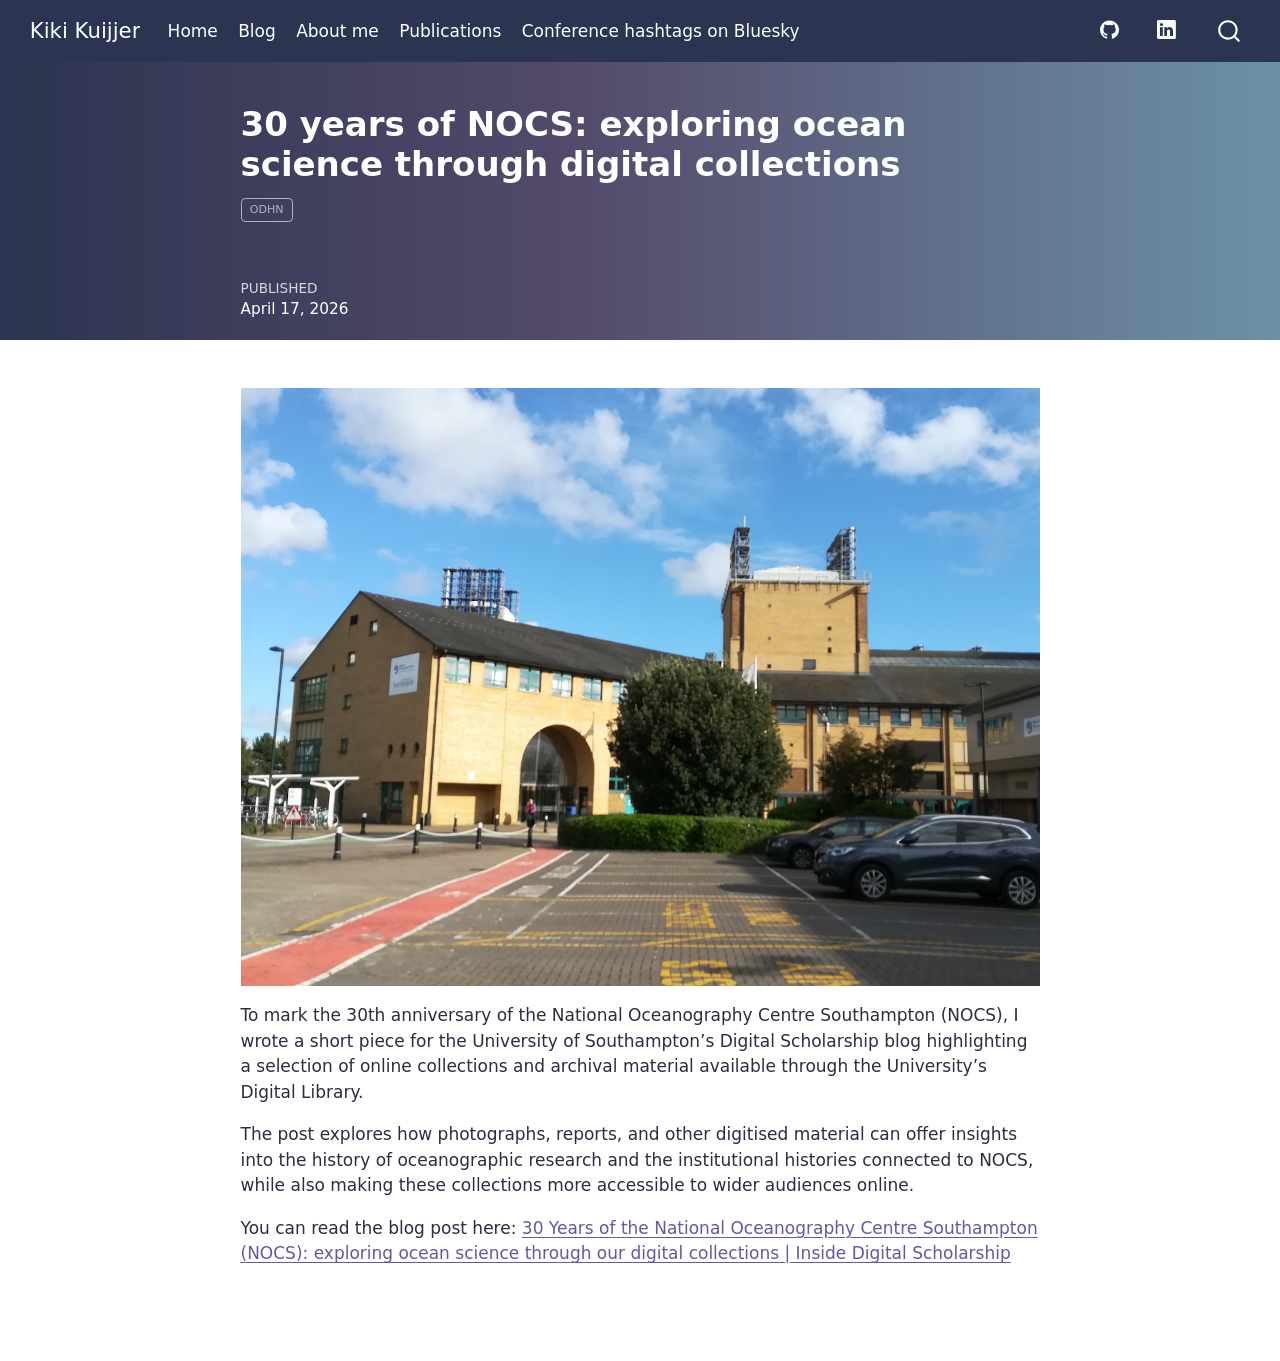
<file: docs/posts/2026-04-17-30yrs-nocs/index.html>
<!DOCTYPE html>
<html xmlns="http://www.w3.org/1999/xhtml" lang="en" xml:lang="en"><head>

<meta charset="utf-8">
<meta name="generator" content="quarto-1.9.35">

<meta name="viewport" content="width=device-width, initial-scale=1.0, user-scalable=yes">

<meta name="dcterms.date" content="2026-04-17">

<title>30 years of NOCS: exploring ocean science through digital collections – Kiki Kuijjer</title>
<style>
/* Default styles provided by pandoc.
** See https://pandoc.org/MANUAL.html#variables-for-html for config info.
*/
code{white-space: pre-wrap;}
span.smallcaps{font-variant: small-caps;}
div.columns{display: flex; gap: min(4vw, 1.5em);}
div.column{flex: auto; overflow-x: auto;}
div.hanging-indent{margin-left: 1.5em; text-indent: -1.5em;}
ul.task-list{list-style: none;}
ul.task-list li input[type="checkbox"] {
  width: 0.8em;
  margin: 0 0.8em 0.2em -1em; /* quarto-specific, see https://github.com/quarto-dev/quarto-cli/issues/4556 */ 
  vertical-align: middle;
}
</style>


<script src="../../site_libs/quarto-nav/quarto-nav.js"></script>
<script src="../../site_libs/quarto-nav/headroom.min.js"></script>
<script src="../../site_libs/clipboard/clipboard.min.js"></script>
<script src="../../site_libs/quarto-search/autocomplete.umd.js"></script>
<script src="../../site_libs/quarto-search/fuse.min.js"></script>
<script src="../../site_libs/quarto-search/quarto-search.js"></script>
<meta name="quarto:offset" content="../../">
<script src="../../site_libs/quarto-html/quarto.js" type="module"></script>
<script src="../../site_libs/quarto-html/tabsets/tabsets.js" type="module"></script>
<script src="../../site_libs/quarto-html/popper.min.js"></script>
<script src="../../site_libs/quarto-html/tippy.umd.min.js"></script>
<script src="../../site_libs/quarto-html/anchor.min.js"></script>
<link href="../../site_libs/quarto-html/tippy.css" rel="stylesheet">
<link href="../../site_libs/quarto-html/quarto-syntax-highlighting-46f66b053e56abd73bb6e954d61a315b.css" rel="stylesheet" id="quarto-text-highlighting-styles">
<script src="../../site_libs/bootstrap/bootstrap.min.js"></script>
<link href="../../site_libs/bootstrap/bootstrap-icons.css" rel="stylesheet">
<link href="../../site_libs/bootstrap/bootstrap-ece42c8223ec2bf36298a08f122c9a68.min.css" rel="stylesheet" append-hash="true" id="quarto-bootstrap" data-mode="light">
<script src="../../site_libs/quarto-contrib/iconify-3.0.0/iconify-icon.min.js"></script>
<script id="quarto-search-options" type="application/json">{
  "location": "navbar",
  "copy-button": false,
  "collapse-after": 3,
  "panel-placement": "end",
  "type": "overlay",
  "limit": 50,
  "keyboard-shortcut": [
    "f",
    "/",
    "s"
  ],
  "show-item-context": false,
  "language": {
    "search-no-results-text": "No results",
    "search-matching-documents-text": "matching documents",
    "search-copy-link-title": "Copy link to search",
    "search-hide-matches-text": "Hide additional matches",
    "search-more-match-text": "more match in this document",
    "search-more-matches-text": "more matches in this document",
    "search-clear-button-title": "Clear",
    "search-text-placeholder": "",
    "search-detached-cancel-button-title": "Cancel",
    "search-submit-button-title": "Submit",
    "search-label": "Search"
  }
}</script>
<style>

      .quarto-title-block .quarto-title-banner {
        background: #004152;
      }
</style>


<link rel="stylesheet" href="../../styles.css">
</head>

<body class="nav-fixed fullcontent quarto-light">

<div id="quarto-search-results"></div>
  <header id="quarto-header" class="headroom fixed-top quarto-banner">
    <nav class="navbar navbar-expand-lg " data-bs-theme="dark">
      <div class="navbar-container container-fluid">
      <div class="navbar-brand-container mx-auto">
    <a class="navbar-brand" href="../../index.html">
    <span class="navbar-title">Kiki Kuijjer</span>
    </a>
  </div>
            <div id="quarto-search" class="" title="Search"></div>
          <button class="navbar-toggler" type="button" data-bs-toggle="collapse" data-bs-target="#navbarCollapse" aria-controls="navbarCollapse" role="menu" aria-expanded="false" aria-label="Toggle navigation" onclick="if (window.quartoToggleHeadroom) { window.quartoToggleHeadroom(); }">
  <span class="navbar-toggler-icon"></span>
</button>
          <div class="collapse navbar-collapse" id="navbarCollapse">
            <ul class="navbar-nav navbar-nav-scroll me-auto">
  <li class="nav-item">
    <a class="nav-link" href="../../index.html"> 
<span class="menu-text">Home</span></a>
  </li>  
  <li class="nav-item">
    <a class="nav-link" href="../../blog.html"> 
<span class="menu-text">Blog</span></a>
  </li>  
  <li class="nav-item">
    <a class="nav-link" href="../../about-me.html"> 
<span class="menu-text">About me</span></a>
  </li>  
  <li class="nav-item">
    <a class="nav-link" href="../../publications.html"> 
<span class="menu-text">Publications</span></a>
  </li>  
  <li class="nav-item">
    <a class="nav-link" href="../../conference-hashtags-on-bsky.html"> 
<span class="menu-text">Conference hashtags on Bluesky</span></a>
  </li>  
</ul>
            <ul class="navbar-nav navbar-nav-scroll ms-auto">
  <li class="nav-item compact">
    <a class="nav-link" href="https://github.com/ek-ku"> <i class="bi bi-github" role="img">
</i> 
<span class="menu-text"></span></a>
  </li>  
  <li class="nav-item">
    <a class="nav-link" href="https://bsky.app/profile/evelinekiki.bsky.social"> 
<span class="menu-text"><iconify-icon role="img" inline="" icon="fa6-brands:bluesky" aria-label="Icon bluesky from fa6-brands Iconify.design set." title="Icon bluesky from fa6-brands Iconify.design set."></iconify-icon></span></a>
  </li>  
  <li class="nav-item compact">
    <a class="nav-link" href="https://linkedin.com/in/ekkuijjer"> <i class="bi bi-linkedin" role="img">
</i> 
<span class="menu-text"></span></a>
  </li>  
  <li class="nav-item">
    <a class="nav-link" href="https://soton.academia.edu/EvelineKikiKuijjer"> 
<span class="menu-text"><iconify-icon role="img" inline="" icon="academicons:academia-square" aria-label="Icon academia-square from academicons Iconify.design set." title="Icon academia-square from academicons Iconify.design set."></iconify-icon></span></a>
  </li>  
</ul>
          </div> <!-- /navcollapse -->
            <div class="quarto-navbar-tools">
</div>
      </div> <!-- /container-fluid -->
    </nav>
</header>
<!-- content -->
<header id="title-block-header" class="quarto-title-block default page-columns page-full">
  <div class="quarto-title-banner page-columns page-full">
    <div class="quarto-title column-body">
      <h1 class="title">30 years of NOCS: exploring ocean science through digital collections</h1>
                                <div class="quarto-categories">
                <div class="quarto-category">ODHN</div>
              </div>
                  </div>
  </div>
    
  
  <div class="quarto-title-meta">

      
      <div>
      <div class="quarto-title-meta-heading">Published</div>
      <div class="quarto-title-meta-contents">
        <p class="date">April 17, 2026</p>
      </div>
    </div>
    
      
    </div>
    
  
  </header><div id="quarto-content" class="quarto-container page-columns page-rows-contents page-layout-article page-navbar">
<!-- sidebar -->
<!-- margin-sidebar -->
    
<!-- main -->
<main class="content quarto-banner-title-block" id="quarto-document-content">





<p><img src="nocs-ekk-2017.jpg" class="img-fluid"></p>
<p>To mark the 30th anniversary of the National Oceanography Centre Southampton (NOCS), I wrote a short piece for the University of Southampton’s Digital Scholarship blog highlighting a selection of online collections and archival material available through the University’s Digital Library.</p>
<p>The post explores how photographs, reports, and other digitised material can offer insights into the history of oceanographic research and the institutional histories connected to NOCS, while also making these collections more accessible to wider audiences online.</p>
<p>You can read the blog post here: <a href="https://library.soton.ac.uk/digital-scholarship/inside-digital-scholarship/30yrs-nocs-through-digital-collections">30 Years of the National Oceanography Centre Southampton (NOCS): exploring ocean science through our digital collections | Inside Digital Scholarship</a></p>



</main> <!-- /main -->
<script id="quarto-html-after-body" type="application/javascript">
  window.document.addEventListener("DOMContentLoaded", function (event) {
    const icon = "";
    const anchorJS = new window.AnchorJS();
    anchorJS.options = {
      placement: 'right',
      icon: icon
    };
    anchorJS.add('.anchored');
    const isCodeAnnotation = (el) => {
      for (const clz of el.classList) {
        if (clz.startsWith('code-annotation-')) {                     
          return true;
        }
      }
      return false;
    }
    const onCopySuccess = function(e) {
      // button target
      const button = e.trigger;
      // don't keep focus
      button.blur();
      // flash "checked"
      button.classList.add('code-copy-button-checked');
      var currentTitle = button.getAttribute("title");
      button.setAttribute("title", "Copied!");
      let tooltip;
      if (window.bootstrap) {
        button.setAttribute("data-bs-toggle", "tooltip");
        button.setAttribute("data-bs-placement", "left");
        button.setAttribute("data-bs-title", "Copied!");
        tooltip = new bootstrap.Tooltip(button, 
          { trigger: "manual", 
            customClass: "code-copy-button-tooltip",
            offset: [0, -8]});
        tooltip.show();    
      }
      setTimeout(function() {
        if (tooltip) {
          tooltip.hide();
          button.removeAttribute("data-bs-title");
          button.removeAttribute("data-bs-toggle");
          button.removeAttribute("data-bs-placement");
        }
        button.setAttribute("title", currentTitle);
        button.classList.remove('code-copy-button-checked');
      }, 1000);
      // clear code selection
      e.clearSelection();
    }
    const getTextToCopy = function(trigger) {
      const outerScaffold = trigger.parentElement.cloneNode(true);
      const codeEl = outerScaffold.querySelector('code');
      for (const childEl of codeEl.children) {
        if (isCodeAnnotation(childEl)) {
          childEl.remove();
        }
      }
      return codeEl.innerText;
    }
    const clipboard = new window.ClipboardJS('.code-copy-button:not([data-in-quarto-modal])', {
      text: getTextToCopy
    });
    clipboard.on('success', onCopySuccess);
    if (window.document.getElementById('quarto-embedded-source-code-modal')) {
      const clipboardModal = new window.ClipboardJS('.code-copy-button[data-in-quarto-modal]', {
        text: getTextToCopy,
        container: window.document.getElementById('quarto-embedded-source-code-modal')
      });
      clipboardModal.on('success', onCopySuccess);
    }
      var localhostRegex = new RegExp(/^(?:http|https):\/\/localhost\:?[0-9]*\//);
      var mailtoRegex = new RegExp(/^mailto:/);
        var filterRegex = new RegExp('/' + window.location.host + '/');
      var isInternal = (href) => {
          return filterRegex.test(href) || localhostRegex.test(href) || mailtoRegex.test(href);
      }
      // Inspect non-navigation links and adorn them if external
     var links = window.document.querySelectorAll('a[href]:not(.nav-link):not(.navbar-brand):not(.toc-action):not(.sidebar-link):not(.sidebar-item-toggle):not(.pagination-link):not(.no-external):not([aria-hidden]):not(.dropdown-item):not(.quarto-navigation-tool):not(.about-link)');
      for (var i=0; i<links.length; i++) {
        const link = links[i];
        if (!isInternal(link.href)) {
          // undo the damage that might have been done by quarto-nav.js in the case of
          // links that we want to consider external
          if (link.dataset.originalHref !== undefined) {
            link.href = link.dataset.originalHref;
          }
        }
      }
    function tippyHover(el, contentFn, onTriggerFn, onUntriggerFn) {
      const config = {
        allowHTML: true,
        maxWidth: 500,
        delay: 100,
        arrow: false,
        appendTo: function(el) {
            return el.parentElement;
        },
        interactive: true,
        interactiveBorder: 10,
        theme: 'quarto',
        placement: 'bottom-start',
      };
      if (contentFn) {
        config.content = contentFn;
      }
      if (onTriggerFn) {
        config.onTrigger = onTriggerFn;
      }
      if (onUntriggerFn) {
        config.onUntrigger = onUntriggerFn;
      }
      window.tippy(el, config); 
    }
    const noterefs = window.document.querySelectorAll('a[role="doc-noteref"]');
    for (var i=0; i<noterefs.length; i++) {
      const ref = noterefs[i];
      tippyHover(ref, function() {
        // use id or data attribute instead here
        let href = ref.getAttribute('data-footnote-href') || ref.getAttribute('href');
        try { href = new URL(href).hash; } catch {}
        const id = href.replace(/^#\/?/, "");
        const note = window.document.getElementById(id);
        if (note) {
          return note.innerHTML;
        } else {
          return "";
        }
      });
    }
    const xrefs = window.document.querySelectorAll('a.quarto-xref');
    const processXRef = (id, note) => {
      // Strip column container classes
      const stripColumnClz = (el) => {
        el.classList.remove("page-full", "page-columns");
        if (el.children) {
          for (const child of el.children) {
            stripColumnClz(child);
          }
        }
      }
      stripColumnClz(note)
      if (id === null || id.startsWith('sec-')) {
        // Special case sections, only their first couple elements
        const container = document.createElement("div");
        if (note.children && note.children.length > 2) {
          container.appendChild(note.children[0].cloneNode(true));
          for (let i = 1; i < note.children.length; i++) {
            const child = note.children[i];
            if (child.tagName === "P" && child.innerText === "") {
              continue;
            } else {
              container.appendChild(child.cloneNode(true));
              break;
            }
          }
          if (window.Quarto?.typesetMath) {
            window.Quarto.typesetMath(container);
          }
          return container.innerHTML
        } else {
          if (window.Quarto?.typesetMath) {
            window.Quarto.typesetMath(note);
          }
          return note.innerHTML;
        }
      } else {
        // Remove any anchor links if they are present
        const anchorLink = note.querySelector('a.anchorjs-link');
        if (anchorLink) {
          anchorLink.remove();
        }
        if (window.Quarto?.typesetMath) {
          window.Quarto.typesetMath(note);
        }
        if (note.classList.contains("callout")) {
          return note.outerHTML;
        } else {
          return note.innerHTML;
        }
      }
    }
    for (var i=0; i<xrefs.length; i++) {
      const xref = xrefs[i];
      tippyHover(xref, undefined, function(instance) {
        instance.disable();
        let url = xref.getAttribute('href');
        let hash = undefined; 
        if (url.startsWith('#')) {
          hash = url;
        } else {
          try { hash = new URL(url).hash; } catch {}
        }
        if (hash) {
          const id = hash.replace(/^#\/?/, "");
          const note = window.document.getElementById(id);
          if (note !== null) {
            try {
              const html = processXRef(id, note.cloneNode(true));
              instance.setContent(html);
            } finally {
              instance.enable();
              instance.show();
            }
          } else {
            // See if we can fetch this
            fetch(url.split('#')[0])
            .then(res => res.text())
            .then(html => {
              const parser = new DOMParser();
              const htmlDoc = parser.parseFromString(html, "text/html");
              const note = htmlDoc.getElementById(id);
              if (note !== null) {
                const html = processXRef(id, note);
                instance.setContent(html);
              } 
            }).finally(() => {
              instance.enable();
              instance.show();
            });
          }
        } else {
          // See if we can fetch a full url (with no hash to target)
          // This is a special case and we should probably do some content thinning / targeting
          fetch(url)
          .then(res => res.text())
          .then(html => {
            const parser = new DOMParser();
            const htmlDoc = parser.parseFromString(html, "text/html");
            const note = htmlDoc.querySelector('main.content');
            if (note !== null) {
              // This should only happen for chapter cross references
              // (since there is no id in the URL)
              // remove the first header
              if (note.children.length > 0 && note.children[0].tagName === "HEADER") {
                note.children[0].remove();
              }
              const html = processXRef(null, note);
              instance.setContent(html);
            } 
          }).finally(() => {
            instance.enable();
            instance.show();
          });
        }
      }, function(instance) {
      });
    }
        let selectedAnnoteEl;
        const selectorForAnnotation = ( cell, annotation) => {
          let cellAttr = 'data-code-cell="' + cell + '"';
          let lineAttr = 'data-code-annotation="' +  annotation + '"';
          const selector = 'span[' + cellAttr + '][' + lineAttr + ']';
          return selector;
        }
        const selectCodeLines = (annoteEl) => {
          const doc = window.document;
          const targetCell = annoteEl.getAttribute("data-target-cell");
          const targetAnnotation = annoteEl.getAttribute("data-target-annotation");
          const annoteSpan = window.document.querySelector(selectorForAnnotation(targetCell, targetAnnotation));
          const lines = annoteSpan.getAttribute("data-code-lines").split(",");
          const lineIds = lines.map((line) => {
            return targetCell + "-" + line;
          })
          let top = null;
          let height = null;
          let parent = null;
          if (lineIds.length > 0) {
              //compute the position of the single el (top and bottom and make a div)
              const el = window.document.getElementById(lineIds[0]);
              top = el.offsetTop;
              height = el.offsetHeight;
              parent = el.parentElement.parentElement;
            if (lineIds.length > 1) {
              const lastEl = window.document.getElementById(lineIds[lineIds.length - 1]);
              const bottom = lastEl.offsetTop + lastEl.offsetHeight;
              height = bottom - top;
            }
            if (top !== null && height !== null && parent !== null) {
              // cook up a div (if necessary) and position it 
              let div = window.document.getElementById("code-annotation-line-highlight");
              if (div === null) {
                div = window.document.createElement("div");
                div.setAttribute("id", "code-annotation-line-highlight");
                div.style.position = 'absolute';
                parent.appendChild(div);
              }
              div.style.top = top - 2 + "px";
              div.style.height = height + 4 + "px";
              div.style.left = 0;
              let gutterDiv = window.document.getElementById("code-annotation-line-highlight-gutter");
              if (gutterDiv === null) {
                gutterDiv = window.document.createElement("div");
                gutterDiv.setAttribute("id", "code-annotation-line-highlight-gutter");
                gutterDiv.style.position = 'absolute';
                const codeCell = window.document.getElementById(targetCell);
                const gutter = codeCell.querySelector('.code-annotation-gutter');
                gutter.appendChild(gutterDiv);
              }
              gutterDiv.style.top = top - 2 + "px";
              gutterDiv.style.height = height + 4 + "px";
            }
            selectedAnnoteEl = annoteEl;
          }
        };
        const unselectCodeLines = () => {
          const elementsIds = ["code-annotation-line-highlight", "code-annotation-line-highlight-gutter"];
          elementsIds.forEach((elId) => {
            const div = window.document.getElementById(elId);
            if (div) {
              div.remove();
            }
          });
          selectedAnnoteEl = undefined;
        };
          // Handle positioning of the toggle
      window.addEventListener(
        "resize",
        throttle(() => {
          elRect = undefined;
          if (selectedAnnoteEl) {
            selectCodeLines(selectedAnnoteEl);
          }
        }, 10)
      );
      function throttle(fn, ms) {
      let throttle = false;
      let timer;
        return (...args) => {
          if(!throttle) { // first call gets through
              fn.apply(this, args);
              throttle = true;
          } else { // all the others get throttled
              if(timer) clearTimeout(timer); // cancel #2
              timer = setTimeout(() => {
                fn.apply(this, args);
                timer = throttle = false;
              }, ms);
          }
        };
      }
        // Attach click handler to the DT
        const annoteDls = window.document.querySelectorAll('dt[data-target-cell]');
        for (const annoteDlNode of annoteDls) {
          annoteDlNode.addEventListener('click', (event) => {
            const clickedEl = event.target;
            if (clickedEl !== selectedAnnoteEl) {
              unselectCodeLines();
              const activeEl = window.document.querySelector('dt[data-target-cell].code-annotation-active');
              if (activeEl) {
                activeEl.classList.remove('code-annotation-active');
              }
              selectCodeLines(clickedEl);
              clickedEl.classList.add('code-annotation-active');
            } else {
              // Unselect the line
              unselectCodeLines();
              clickedEl.classList.remove('code-annotation-active');
            }
          });
        }
    const findCites = (el) => {
      const parentEl = el.parentElement;
      if (parentEl) {
        const cites = parentEl.dataset.cites;
        if (cites) {
          return {
            el,
            cites: cites.split(' ')
          };
        } else {
          return findCites(el.parentElement)
        }
      } else {
        return undefined;
      }
    };
    var bibliorefs = window.document.querySelectorAll('a[role="doc-biblioref"]');
    for (var i=0; i<bibliorefs.length; i++) {
      const ref = bibliorefs[i];
      const citeInfo = findCites(ref);
      if (citeInfo) {
        tippyHover(citeInfo.el, function() {
          var popup = window.document.createElement('div');
          citeInfo.cites.forEach(function(cite) {
            var citeDiv = window.document.createElement('div');
            citeDiv.classList.add('hanging-indent');
            citeDiv.classList.add('csl-entry');
            var biblioDiv = window.document.getElementById('ref-' + cite);
            if (biblioDiv) {
              citeDiv.innerHTML = biblioDiv.innerHTML;
            }
            popup.appendChild(citeDiv);
          });
          return popup.innerHTML;
        });
      }
    }
  });
  </script>
</div> <!-- /content -->




</body></html>
</file>
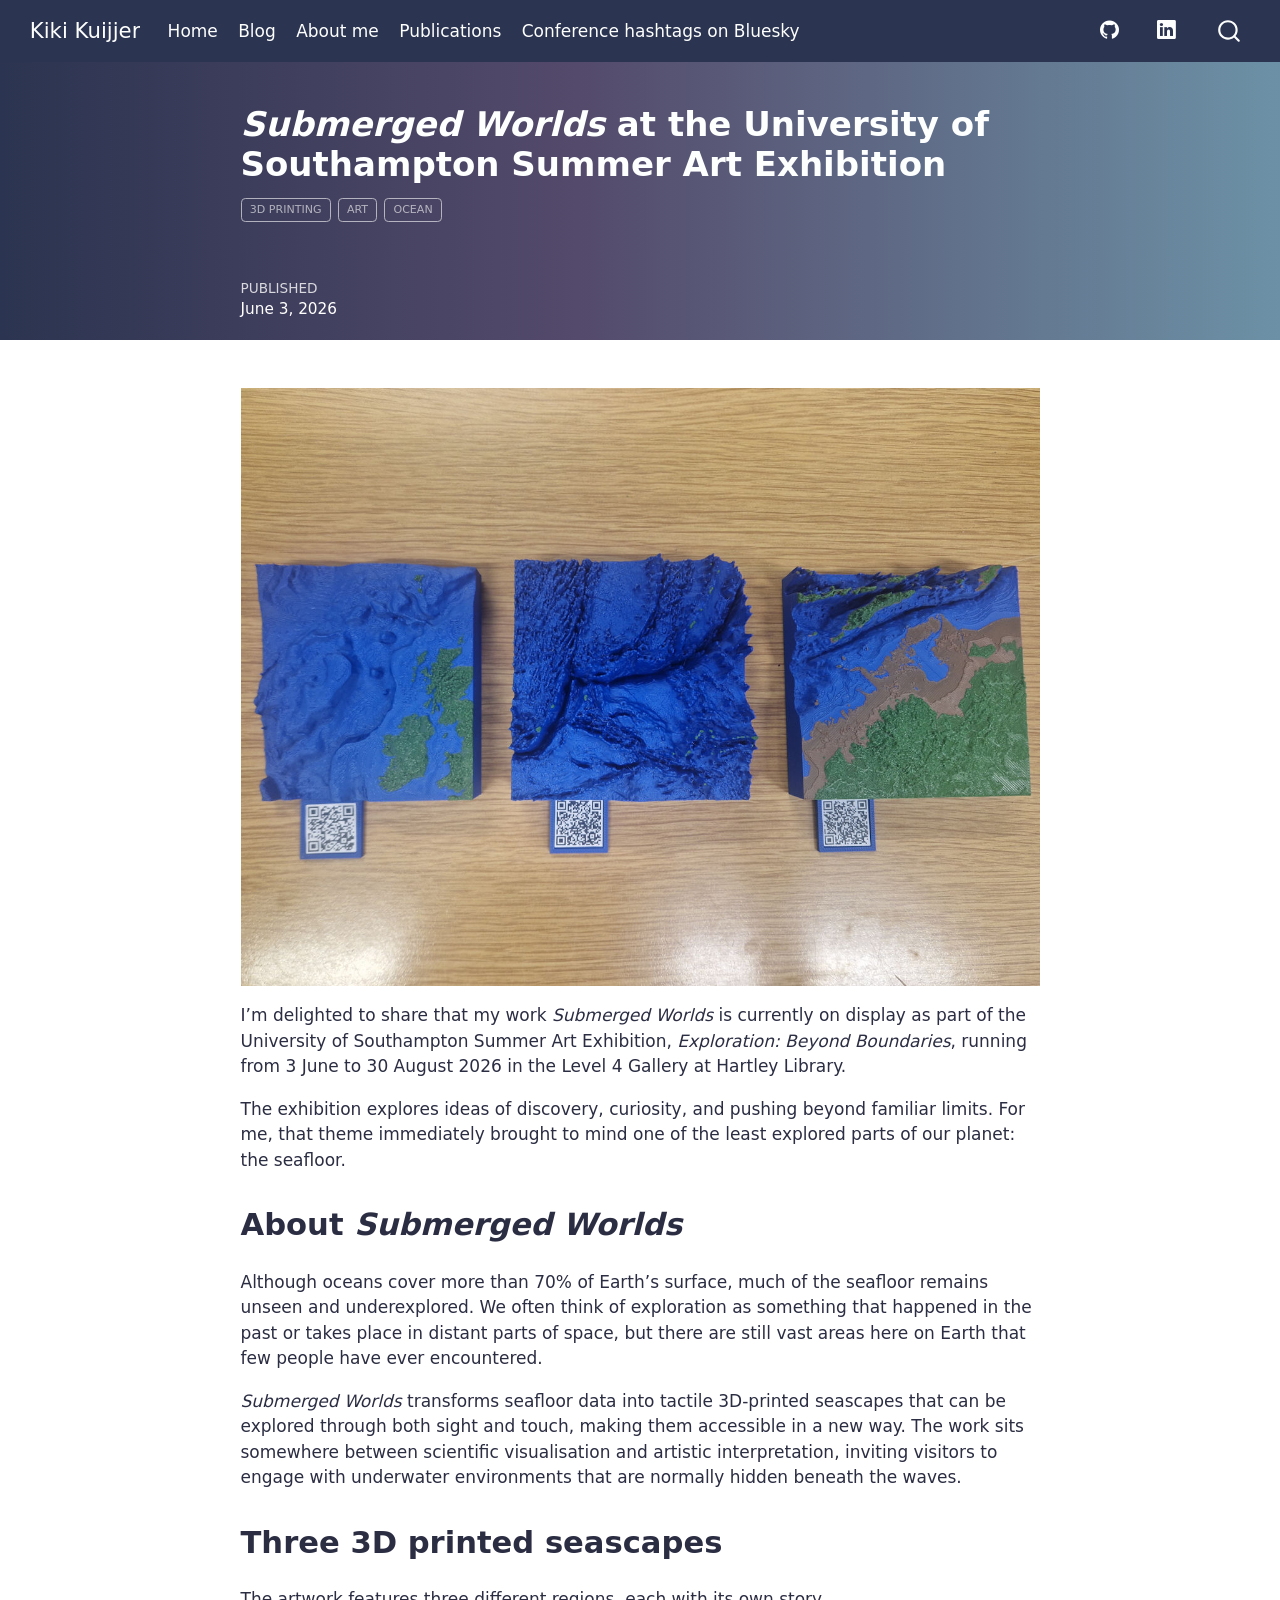
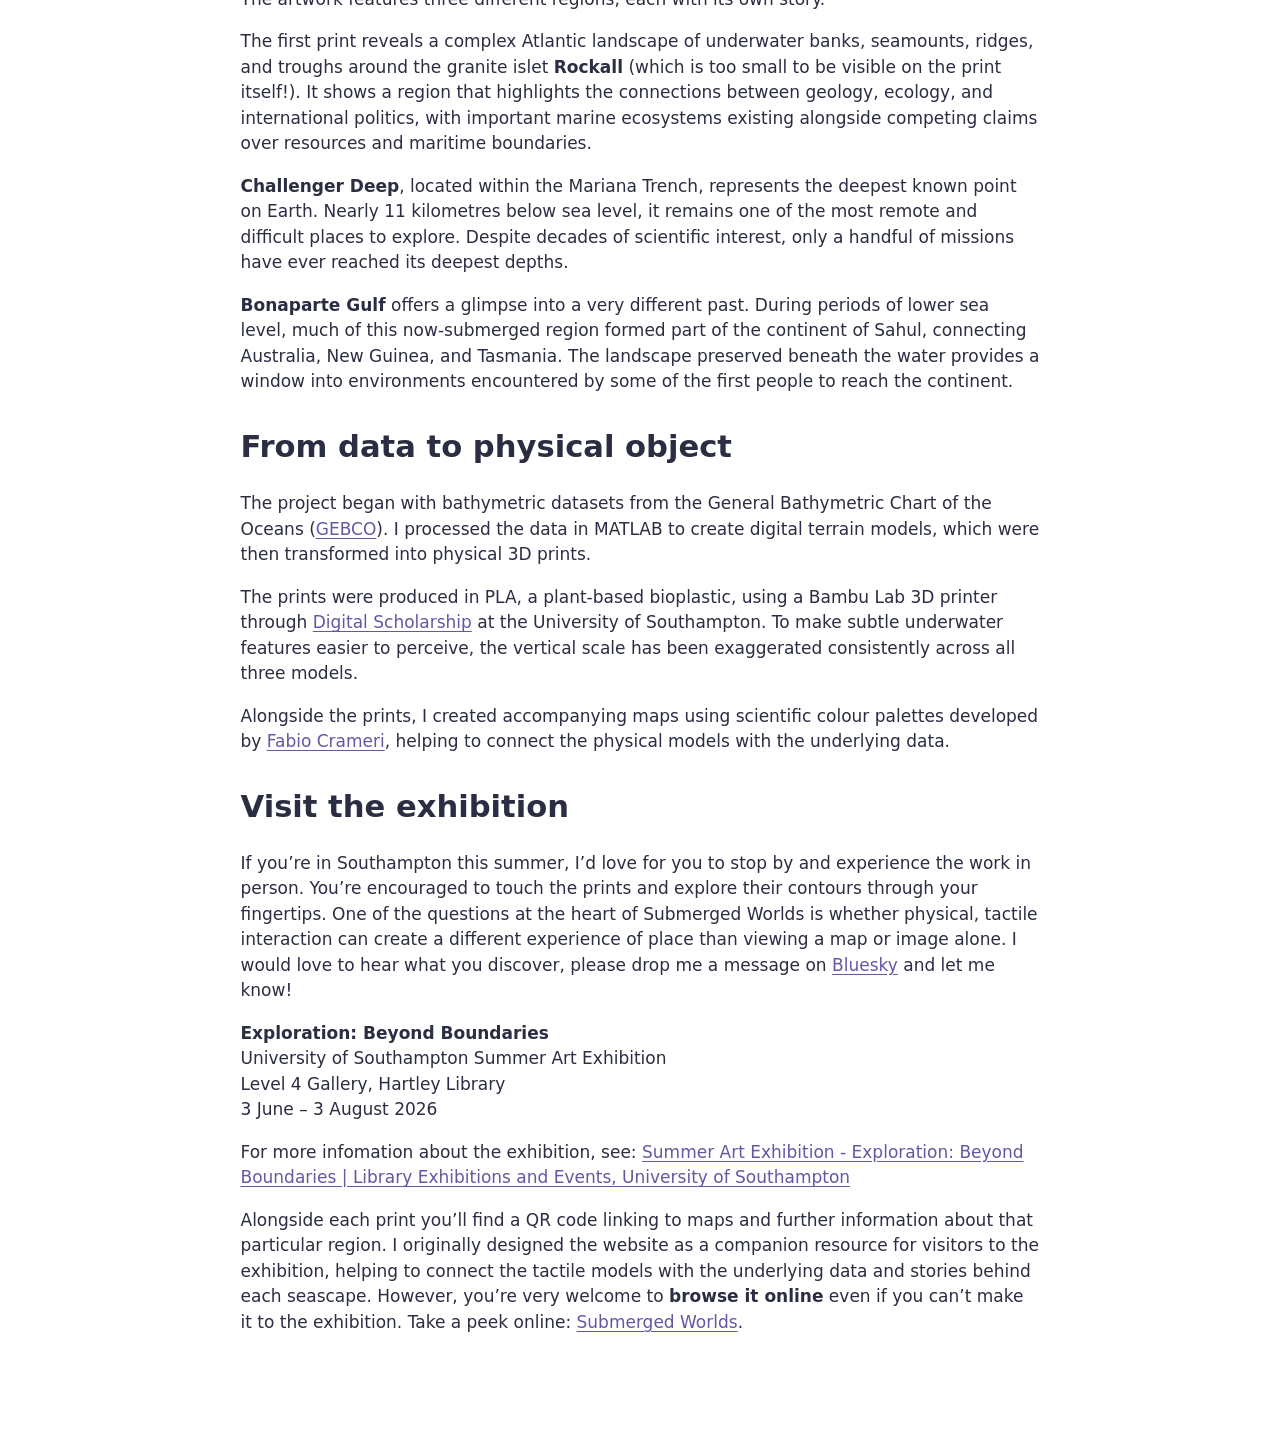
<file: docs/posts/2026-06-03-submerged-worlds/index.html>
<!DOCTYPE html>
<html xmlns="http://www.w3.org/1999/xhtml" lang="en" xml:lang="en"><head>

<meta charset="utf-8">
<meta name="generator" content="quarto-1.9.35">

<meta name="viewport" content="width=device-width, initial-scale=1.0, user-scalable=yes">

<meta name="dcterms.date" content="2026-06-03">

<title>Submerged Worlds at the University of Southampton Summer Art Exhibition – Kiki Kuijjer</title>
<style>
/* Default styles provided by pandoc.
** See https://pandoc.org/MANUAL.html#variables-for-html for config info.
*/
code{white-space: pre-wrap;}
span.smallcaps{font-variant: small-caps;}
div.columns{display: flex; gap: min(4vw, 1.5em);}
div.column{flex: auto; overflow-x: auto;}
div.hanging-indent{margin-left: 1.5em; text-indent: -1.5em;}
ul.task-list{list-style: none;}
ul.task-list li input[type="checkbox"] {
  width: 0.8em;
  margin: 0 0.8em 0.2em -1em; /* quarto-specific, see https://github.com/quarto-dev/quarto-cli/issues/4556 */ 
  vertical-align: middle;
}
</style>


<script src="../../site_libs/quarto-nav/quarto-nav.js"></script>
<script src="../../site_libs/quarto-nav/headroom.min.js"></script>
<script src="../../site_libs/clipboard/clipboard.min.js"></script>
<script src="../../site_libs/quarto-search/autocomplete.umd.js"></script>
<script src="../../site_libs/quarto-search/fuse.min.js"></script>
<script src="../../site_libs/quarto-search/quarto-search.js"></script>
<meta name="quarto:offset" content="../../">
<script src="../../site_libs/quarto-html/quarto.js" type="module"></script>
<script src="../../site_libs/quarto-html/tabsets/tabsets.js" type="module"></script>
<script src="../../site_libs/quarto-html/popper.min.js"></script>
<script src="../../site_libs/quarto-html/tippy.umd.min.js"></script>
<script src="../../site_libs/quarto-html/anchor.min.js"></script>
<link href="../../site_libs/quarto-html/tippy.css" rel="stylesheet">
<link href="../../site_libs/quarto-html/quarto-syntax-highlighting-46f66b053e56abd73bb6e954d61a315b.css" rel="stylesheet" id="quarto-text-highlighting-styles">
<script src="../../site_libs/bootstrap/bootstrap.min.js"></script>
<link href="../../site_libs/bootstrap/bootstrap-icons.css" rel="stylesheet">
<link href="../../site_libs/bootstrap/bootstrap-ece42c8223ec2bf36298a08f122c9a68.min.css" rel="stylesheet" append-hash="true" id="quarto-bootstrap" data-mode="light">
<script src="../../site_libs/quarto-contrib/iconify-3.0.0/iconify-icon.min.js"></script>
<script id="quarto-search-options" type="application/json">{
  "location": "navbar",
  "copy-button": false,
  "collapse-after": 3,
  "panel-placement": "end",
  "type": "overlay",
  "limit": 50,
  "keyboard-shortcut": [
    "f",
    "/",
    "s"
  ],
  "show-item-context": false,
  "language": {
    "search-no-results-text": "No results",
    "search-matching-documents-text": "matching documents",
    "search-copy-link-title": "Copy link to search",
    "search-hide-matches-text": "Hide additional matches",
    "search-more-match-text": "more match in this document",
    "search-more-matches-text": "more matches in this document",
    "search-clear-button-title": "Clear",
    "search-text-placeholder": "",
    "search-detached-cancel-button-title": "Cancel",
    "search-submit-button-title": "Submit",
    "search-label": "Search"
  }
}</script>
<style>

      .quarto-title-block .quarto-title-banner {
        background: #004152;
      }
</style>


<link rel="stylesheet" href="../../styles.css">
</head>

<body class="nav-fixed fullcontent quarto-light">

<div id="quarto-search-results"></div>
  <header id="quarto-header" class="headroom fixed-top quarto-banner">
    <nav class="navbar navbar-expand-lg " data-bs-theme="dark">
      <div class="navbar-container container-fluid">
      <div class="navbar-brand-container mx-auto">
    <a class="navbar-brand" href="../../index.html">
    <span class="navbar-title">Kiki Kuijjer</span>
    </a>
  </div>
            <div id="quarto-search" class="" title="Search"></div>
          <button class="navbar-toggler" type="button" data-bs-toggle="collapse" data-bs-target="#navbarCollapse" aria-controls="navbarCollapse" role="menu" aria-expanded="false" aria-label="Toggle navigation" onclick="if (window.quartoToggleHeadroom) { window.quartoToggleHeadroom(); }">
  <span class="navbar-toggler-icon"></span>
</button>
          <div class="collapse navbar-collapse" id="navbarCollapse">
            <ul class="navbar-nav navbar-nav-scroll me-auto">
  <li class="nav-item">
    <a class="nav-link" href="../../index.html"> 
<span class="menu-text">Home</span></a>
  </li>  
  <li class="nav-item">
    <a class="nav-link" href="../../blog.html"> 
<span class="menu-text">Blog</span></a>
  </li>  
  <li class="nav-item">
    <a class="nav-link" href="../../about-me.html"> 
<span class="menu-text">About me</span></a>
  </li>  
  <li class="nav-item">
    <a class="nav-link" href="../../publications.html"> 
<span class="menu-text">Publications</span></a>
  </li>  
  <li class="nav-item">
    <a class="nav-link" href="../../conference-hashtags-on-bsky.html"> 
<span class="menu-text">Conference hashtags on Bluesky</span></a>
  </li>  
</ul>
            <ul class="navbar-nav navbar-nav-scroll ms-auto">
  <li class="nav-item compact">
    <a class="nav-link" href="https://github.com/ek-ku"> <i class="bi bi-github" role="img">
</i> 
<span class="menu-text"></span></a>
  </li>  
  <li class="nav-item">
    <a class="nav-link" href="https://bsky.app/profile/evelinekiki.bsky.social"> 
<span class="menu-text"><iconify-icon role="img" inline="" icon="fa6-brands:bluesky" aria-label="Icon bluesky from fa6-brands Iconify.design set." title="Icon bluesky from fa6-brands Iconify.design set."></iconify-icon></span></a>
  </li>  
  <li class="nav-item compact">
    <a class="nav-link" href="https://linkedin.com/in/ekkuijjer"> <i class="bi bi-linkedin" role="img">
</i> 
<span class="menu-text"></span></a>
  </li>  
  <li class="nav-item">
    <a class="nav-link" href="https://soton.academia.edu/EvelineKikiKuijjer"> 
<span class="menu-text"><iconify-icon role="img" inline="" icon="academicons:academia-square" aria-label="Icon academia-square from academicons Iconify.design set." title="Icon academia-square from academicons Iconify.design set."></iconify-icon></span></a>
  </li>  
</ul>
          </div> <!-- /navcollapse -->
            <div class="quarto-navbar-tools">
</div>
      </div> <!-- /container-fluid -->
    </nav>
</header>
<!-- content -->
<header id="title-block-header" class="quarto-title-block default page-columns page-full">
  <div class="quarto-title-banner page-columns page-full">
    <div class="quarto-title column-body">
      <h1 class="title"><em>Submerged Worlds</em> at the University of Southampton Summer Art Exhibition</h1>
                                <div class="quarto-categories">
                <div class="quarto-category">3D printing</div>
                <div class="quarto-category">art</div>
                <div class="quarto-category">ocean</div>
              </div>
                  </div>
  </div>
    
  
  <div class="quarto-title-meta">

      
      <div>
      <div class="quarto-title-meta-heading">Published</div>
      <div class="quarto-title-meta-contents">
        <p class="date">June 3, 2026</p>
      </div>
    </div>
    
      
    </div>
    
  
  </header><div id="quarto-content" class="quarto-container page-columns page-rows-contents page-layout-article page-navbar">
<!-- sidebar -->
<!-- margin-sidebar -->
    
<!-- main -->
<main class="content quarto-banner-title-block" id="quarto-document-content">





<p><img src="submerged-worlds.jpg" class="img-fluid"></p>
<p>I’m delighted to share that my work <em>Submerged Worlds</em> is currently on display as part of the University of Southampton Summer Art Exhibition, <em>Exploration: Beyond Boundaries</em>, running from 3 June to 30 August 2026 in the Level 4 Gallery at Hartley Library.</p>
<p>The exhibition explores ideas of discovery, curiosity, and pushing beyond familiar limits. For me, that theme immediately brought to mind one of the least explored parts of our planet: the seafloor.</p>
<section id="about-submerged-worlds" class="level2">
<h2 class="anchored" data-anchor-id="about-submerged-worlds">About <em>Submerged Worlds</em></h2>
<p>Although oceans cover more than 70% of Earth’s surface, much of the seafloor remains unseen and underexplored. We often think of exploration as something that happened in the past or takes place in distant parts of space, but there are still vast areas here on Earth that few people have ever encountered.</p>
<p><em>Submerged Worlds</em> transforms seafloor data into tactile 3D-printed seascapes that can be explored through both sight and touch, making them accessible in a new way. The work sits somewhere between scientific visualisation and artistic interpretation, inviting visitors to engage with underwater environments that are normally hidden beneath the waves.</p>
</section>
<section id="three-3d-printed-seascapes" class="level2">
<h2 class="anchored" data-anchor-id="three-3d-printed-seascapes">Three 3D printed seascapes</h2>
<p>The artwork features three different regions, each with its own story.</p>
<p>The first print reveals a complex Atlantic landscape of underwater banks, seamounts, ridges, and troughs around the granite islet <strong>Rockall</strong> (which is too small to be visible on the print itself!). It shows a region that highlights the connections between geology, ecology, and international politics, with important marine ecosystems existing alongside competing claims over resources and maritime boundaries.</p>
<p><strong>Challenger Deep</strong>, located within the Mariana Trench, represents the deepest known point on Earth. Nearly 11 kilometres below sea level, it remains one of the most remote and difficult places to explore. Despite decades of scientific interest, only a handful of missions have ever reached its deepest depths.</p>
<p><strong>Bonaparte Gulf</strong> offers a glimpse into a very different past. During periods of lower sea level, much of this now-submerged region formed part of the continent of Sahul, connecting Australia, New Guinea, and Tasmania. The landscape preserved beneath the water provides a window into environments encountered by some of the first people to reach the continent.</p>
</section>
<section id="from-data-to-physical-object" class="level2">
<h2 class="anchored" data-anchor-id="from-data-to-physical-object">From data to physical object</h2>
<p>The project began with bathymetric datasets from the General Bathymetric Chart of the Oceans (<a href="https://www.gebco.net/">GEBCO</a>). I processed the data in MATLAB to create digital terrain models, which were then transformed into physical 3D prints.</p>
<p>The prints were produced in PLA, a plant-based bioplastic, using a Bambu Lab 3D printer through <a href="https://library.soton.ac.uk/c.php?g=708102&amp;p=5105192">Digital Scholarship</a> at the University of Southampton. To make subtle underwater features easier to perceive, the vertical scale has been exaggerated consistently across all three models.</p>
<p>Alongside the prints, I created accompanying maps using scientific colour palettes developed by <a href="https://www.fabiocrameri.ch/">Fabio Crameri</a>, helping to connect the physical models with the underlying data.</p>
</section>
<section id="visit-the-exhibition" class="level2">
<h2 class="anchored" data-anchor-id="visit-the-exhibition">Visit the exhibition</h2>
<p>If you’re in Southampton this summer, I’d love for you to stop by and experience the work in person. You’re encouraged to touch the prints and explore their contours through your fingertips. One of the questions at the heart of Submerged Worlds is whether physical, tactile interaction can create a different experience of place than viewing a map or image alone. I would love to hear what you discover, please drop me a message on <a href="https://bsky.app/profile/evelinekiki.bsky.social">Bluesky</a> and let me know!</p>
<p><strong>Exploration: Beyond Boundaries</strong><br> University of Southampton Summer Art Exhibition<br> Level 4 Gallery, Hartley Library<br> 3 June – 3 August 2026</p>
<p>For more infomation about the exhibition, see: <a href="https://library.soton.ac.uk/library-exhibition-spaces/SummerExhibition2026">Summer Art Exhibition - Exploration: Beyond Boundaries | Library Exhibitions and Events, University of Southampton</a></p>
<p>Alongside each print you’ll find a QR code linking to maps and further information about that particular region. I originally designed the website as a companion resource for visitors to the exhibition, helping to connect the tactile models with the underlying data and stories behind each seascape. However, you’re very welcome to <strong>browse it online</strong> even if you can’t make it to the exhibition. Take a peek online: <a href="https://submergedworlds.carrd.co/">Submerged Worlds</a>.</p>


</section>

</main> <!-- /main -->
<script id="quarto-html-after-body" type="application/javascript">
  window.document.addEventListener("DOMContentLoaded", function (event) {
    const icon = "";
    const anchorJS = new window.AnchorJS();
    anchorJS.options = {
      placement: 'right',
      icon: icon
    };
    anchorJS.add('.anchored');
    const isCodeAnnotation = (el) => {
      for (const clz of el.classList) {
        if (clz.startsWith('code-annotation-')) {                     
          return true;
        }
      }
      return false;
    }
    const onCopySuccess = function(e) {
      // button target
      const button = e.trigger;
      // don't keep focus
      button.blur();
      // flash "checked"
      button.classList.add('code-copy-button-checked');
      var currentTitle = button.getAttribute("title");
      button.setAttribute("title", "Copied!");
      let tooltip;
      if (window.bootstrap) {
        button.setAttribute("data-bs-toggle", "tooltip");
        button.setAttribute("data-bs-placement", "left");
        button.setAttribute("data-bs-title", "Copied!");
        tooltip = new bootstrap.Tooltip(button, 
          { trigger: "manual", 
            customClass: "code-copy-button-tooltip",
            offset: [0, -8]});
        tooltip.show();    
      }
      setTimeout(function() {
        if (tooltip) {
          tooltip.hide();
          button.removeAttribute("data-bs-title");
          button.removeAttribute("data-bs-toggle");
          button.removeAttribute("data-bs-placement");
        }
        button.setAttribute("title", currentTitle);
        button.classList.remove('code-copy-button-checked');
      }, 1000);
      // clear code selection
      e.clearSelection();
    }
    const getTextToCopy = function(trigger) {
      const outerScaffold = trigger.parentElement.cloneNode(true);
      const codeEl = outerScaffold.querySelector('code');
      for (const childEl of codeEl.children) {
        if (isCodeAnnotation(childEl)) {
          childEl.remove();
        }
      }
      return codeEl.innerText;
    }
    const clipboard = new window.ClipboardJS('.code-copy-button:not([data-in-quarto-modal])', {
      text: getTextToCopy
    });
    clipboard.on('success', onCopySuccess);
    if (window.document.getElementById('quarto-embedded-source-code-modal')) {
      const clipboardModal = new window.ClipboardJS('.code-copy-button[data-in-quarto-modal]', {
        text: getTextToCopy,
        container: window.document.getElementById('quarto-embedded-source-code-modal')
      });
      clipboardModal.on('success', onCopySuccess);
    }
      var localhostRegex = new RegExp(/^(?:http|https):\/\/localhost\:?[0-9]*\//);
      var mailtoRegex = new RegExp(/^mailto:/);
        var filterRegex = new RegExp('/' + window.location.host + '/');
      var isInternal = (href) => {
          return filterRegex.test(href) || localhostRegex.test(href) || mailtoRegex.test(href);
      }
      // Inspect non-navigation links and adorn them if external
     var links = window.document.querySelectorAll('a[href]:not(.nav-link):not(.navbar-brand):not(.toc-action):not(.sidebar-link):not(.sidebar-item-toggle):not(.pagination-link):not(.no-external):not([aria-hidden]):not(.dropdown-item):not(.quarto-navigation-tool):not(.about-link)');
      for (var i=0; i<links.length; i++) {
        const link = links[i];
        if (!isInternal(link.href)) {
          // undo the damage that might have been done by quarto-nav.js in the case of
          // links that we want to consider external
          if (link.dataset.originalHref !== undefined) {
            link.href = link.dataset.originalHref;
          }
        }
      }
    function tippyHover(el, contentFn, onTriggerFn, onUntriggerFn) {
      const config = {
        allowHTML: true,
        maxWidth: 500,
        delay: 100,
        arrow: false,
        appendTo: function(el) {
            return el.parentElement;
        },
        interactive: true,
        interactiveBorder: 10,
        theme: 'quarto',
        placement: 'bottom-start',
      };
      if (contentFn) {
        config.content = contentFn;
      }
      if (onTriggerFn) {
        config.onTrigger = onTriggerFn;
      }
      if (onUntriggerFn) {
        config.onUntrigger = onUntriggerFn;
      }
      window.tippy(el, config); 
    }
    const noterefs = window.document.querySelectorAll('a[role="doc-noteref"]');
    for (var i=0; i<noterefs.length; i++) {
      const ref = noterefs[i];
      tippyHover(ref, function() {
        // use id or data attribute instead here
        let href = ref.getAttribute('data-footnote-href') || ref.getAttribute('href');
        try { href = new URL(href).hash; } catch {}
        const id = href.replace(/^#\/?/, "");
        const note = window.document.getElementById(id);
        if (note) {
          return note.innerHTML;
        } else {
          return "";
        }
      });
    }
    const xrefs = window.document.querySelectorAll('a.quarto-xref');
    const processXRef = (id, note) => {
      // Strip column container classes
      const stripColumnClz = (el) => {
        el.classList.remove("page-full", "page-columns");
        if (el.children) {
          for (const child of el.children) {
            stripColumnClz(child);
          }
        }
      }
      stripColumnClz(note)
      if (id === null || id.startsWith('sec-')) {
        // Special case sections, only their first couple elements
        const container = document.createElement("div");
        if (note.children && note.children.length > 2) {
          container.appendChild(note.children[0].cloneNode(true));
          for (let i = 1; i < note.children.length; i++) {
            const child = note.children[i];
            if (child.tagName === "P" && child.innerText === "") {
              continue;
            } else {
              container.appendChild(child.cloneNode(true));
              break;
            }
          }
          if (window.Quarto?.typesetMath) {
            window.Quarto.typesetMath(container);
          }
          return container.innerHTML
        } else {
          if (window.Quarto?.typesetMath) {
            window.Quarto.typesetMath(note);
          }
          return note.innerHTML;
        }
      } else {
        // Remove any anchor links if they are present
        const anchorLink = note.querySelector('a.anchorjs-link');
        if (anchorLink) {
          anchorLink.remove();
        }
        if (window.Quarto?.typesetMath) {
          window.Quarto.typesetMath(note);
        }
        if (note.classList.contains("callout")) {
          return note.outerHTML;
        } else {
          return note.innerHTML;
        }
      }
    }
    for (var i=0; i<xrefs.length; i++) {
      const xref = xrefs[i];
      tippyHover(xref, undefined, function(instance) {
        instance.disable();
        let url = xref.getAttribute('href');
        let hash = undefined; 
        if (url.startsWith('#')) {
          hash = url;
        } else {
          try { hash = new URL(url).hash; } catch {}
        }
        if (hash) {
          const id = hash.replace(/^#\/?/, "");
          const note = window.document.getElementById(id);
          if (note !== null) {
            try {
              const html = processXRef(id, note.cloneNode(true));
              instance.setContent(html);
            } finally {
              instance.enable();
              instance.show();
            }
          } else {
            // See if we can fetch this
            fetch(url.split('#')[0])
            .then(res => res.text())
            .then(html => {
              const parser = new DOMParser();
              const htmlDoc = parser.parseFromString(html, "text/html");
              const note = htmlDoc.getElementById(id);
              if (note !== null) {
                const html = processXRef(id, note);
                instance.setContent(html);
              } 
            }).finally(() => {
              instance.enable();
              instance.show();
            });
          }
        } else {
          // See if we can fetch a full url (with no hash to target)
          // This is a special case and we should probably do some content thinning / targeting
          fetch(url)
          .then(res => res.text())
          .then(html => {
            const parser = new DOMParser();
            const htmlDoc = parser.parseFromString(html, "text/html");
            const note = htmlDoc.querySelector('main.content');
            if (note !== null) {
              // This should only happen for chapter cross references
              // (since there is no id in the URL)
              // remove the first header
              if (note.children.length > 0 && note.children[0].tagName === "HEADER") {
                note.children[0].remove();
              }
              const html = processXRef(null, note);
              instance.setContent(html);
            } 
          }).finally(() => {
            instance.enable();
            instance.show();
          });
        }
      }, function(instance) {
      });
    }
        let selectedAnnoteEl;
        const selectorForAnnotation = ( cell, annotation) => {
          let cellAttr = 'data-code-cell="' + cell + '"';
          let lineAttr = 'data-code-annotation="' +  annotation + '"';
          const selector = 'span[' + cellAttr + '][' + lineAttr + ']';
          return selector;
        }
        const selectCodeLines = (annoteEl) => {
          const doc = window.document;
          const targetCell = annoteEl.getAttribute("data-target-cell");
          const targetAnnotation = annoteEl.getAttribute("data-target-annotation");
          const annoteSpan = window.document.querySelector(selectorForAnnotation(targetCell, targetAnnotation));
          const lines = annoteSpan.getAttribute("data-code-lines").split(",");
          const lineIds = lines.map((line) => {
            return targetCell + "-" + line;
          })
          let top = null;
          let height = null;
          let parent = null;
          if (lineIds.length > 0) {
              //compute the position of the single el (top and bottom and make a div)
              const el = window.document.getElementById(lineIds[0]);
              top = el.offsetTop;
              height = el.offsetHeight;
              parent = el.parentElement.parentElement;
            if (lineIds.length > 1) {
              const lastEl = window.document.getElementById(lineIds[lineIds.length - 1]);
              const bottom = lastEl.offsetTop + lastEl.offsetHeight;
              height = bottom - top;
            }
            if (top !== null && height !== null && parent !== null) {
              // cook up a div (if necessary) and position it 
              let div = window.document.getElementById("code-annotation-line-highlight");
              if (div === null) {
                div = window.document.createElement("div");
                div.setAttribute("id", "code-annotation-line-highlight");
                div.style.position = 'absolute';
                parent.appendChild(div);
              }
              div.style.top = top - 2 + "px";
              div.style.height = height + 4 + "px";
              div.style.left = 0;
              let gutterDiv = window.document.getElementById("code-annotation-line-highlight-gutter");
              if (gutterDiv === null) {
                gutterDiv = window.document.createElement("div");
                gutterDiv.setAttribute("id", "code-annotation-line-highlight-gutter");
                gutterDiv.style.position = 'absolute';
                const codeCell = window.document.getElementById(targetCell);
                const gutter = codeCell.querySelector('.code-annotation-gutter');
                gutter.appendChild(gutterDiv);
              }
              gutterDiv.style.top = top - 2 + "px";
              gutterDiv.style.height = height + 4 + "px";
            }
            selectedAnnoteEl = annoteEl;
          }
        };
        const unselectCodeLines = () => {
          const elementsIds = ["code-annotation-line-highlight", "code-annotation-line-highlight-gutter"];
          elementsIds.forEach((elId) => {
            const div = window.document.getElementById(elId);
            if (div) {
              div.remove();
            }
          });
          selectedAnnoteEl = undefined;
        };
          // Handle positioning of the toggle
      window.addEventListener(
        "resize",
        throttle(() => {
          elRect = undefined;
          if (selectedAnnoteEl) {
            selectCodeLines(selectedAnnoteEl);
          }
        }, 10)
      );
      function throttle(fn, ms) {
      let throttle = false;
      let timer;
        return (...args) => {
          if(!throttle) { // first call gets through
              fn.apply(this, args);
              throttle = true;
          } else { // all the others get throttled
              if(timer) clearTimeout(timer); // cancel #2
              timer = setTimeout(() => {
                fn.apply(this, args);
                timer = throttle = false;
              }, ms);
          }
        };
      }
        // Attach click handler to the DT
        const annoteDls = window.document.querySelectorAll('dt[data-target-cell]');
        for (const annoteDlNode of annoteDls) {
          annoteDlNode.addEventListener('click', (event) => {
            const clickedEl = event.target;
            if (clickedEl !== selectedAnnoteEl) {
              unselectCodeLines();
              const activeEl = window.document.querySelector('dt[data-target-cell].code-annotation-active');
              if (activeEl) {
                activeEl.classList.remove('code-annotation-active');
              }
              selectCodeLines(clickedEl);
              clickedEl.classList.add('code-annotation-active');
            } else {
              // Unselect the line
              unselectCodeLines();
              clickedEl.classList.remove('code-annotation-active');
            }
          });
        }
    const findCites = (el) => {
      const parentEl = el.parentElement;
      if (parentEl) {
        const cites = parentEl.dataset.cites;
        if (cites) {
          return {
            el,
            cites: cites.split(' ')
          };
        } else {
          return findCites(el.parentElement)
        }
      } else {
        return undefined;
      }
    };
    var bibliorefs = window.document.querySelectorAll('a[role="doc-biblioref"]');
    for (var i=0; i<bibliorefs.length; i++) {
      const ref = bibliorefs[i];
      const citeInfo = findCites(ref);
      if (citeInfo) {
        tippyHover(citeInfo.el, function() {
          var popup = window.document.createElement('div');
          citeInfo.cites.forEach(function(cite) {
            var citeDiv = window.document.createElement('div');
            citeDiv.classList.add('hanging-indent');
            citeDiv.classList.add('csl-entry');
            var biblioDiv = window.document.getElementById('ref-' + cite);
            if (biblioDiv) {
              citeDiv.innerHTML = biblioDiv.innerHTML;
            }
            popup.appendChild(citeDiv);
          });
          return popup.innerHTML;
        });
      }
    }
  });
  </script>
</div> <!-- /content -->




</body></html>
</file>
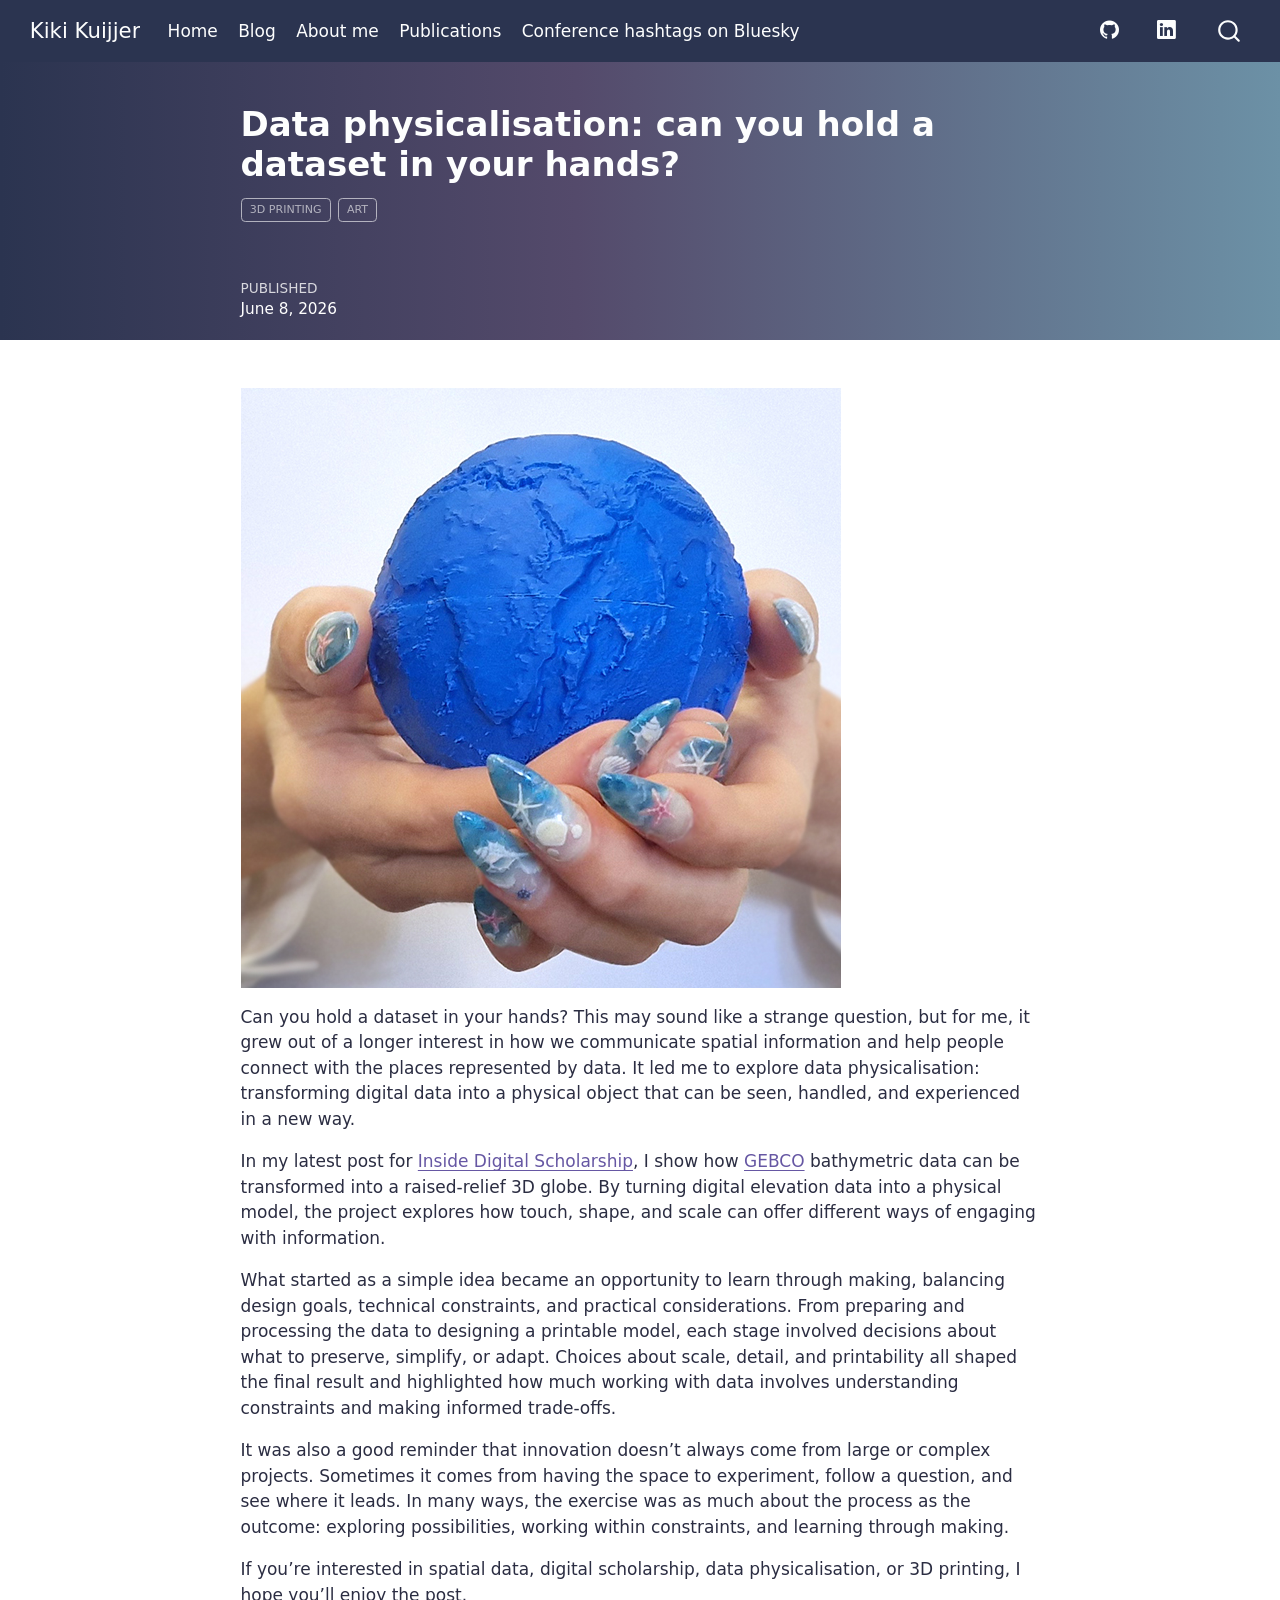
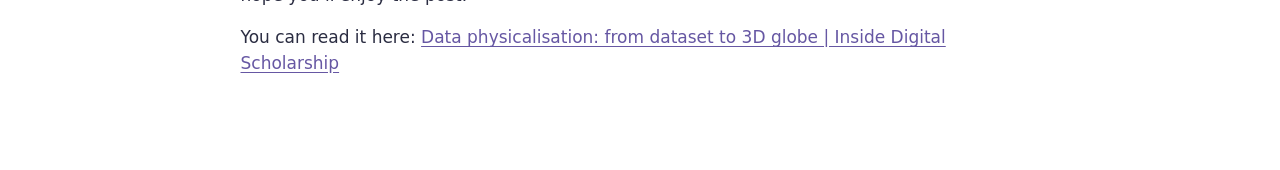
<file: docs/posts/2026-06-08-data-physicalisation/index.html>
<!DOCTYPE html>
<html xmlns="http://www.w3.org/1999/xhtml" lang="en" xml:lang="en"><head>

<meta charset="utf-8">
<meta name="generator" content="quarto-1.9.35">

<meta name="viewport" content="width=device-width, initial-scale=1.0, user-scalable=yes">

<meta name="dcterms.date" content="2026-06-08">

<title>Data physicalisation: can you hold a dataset in your hands? – Kiki Kuijjer</title>
<style>
/* Default styles provided by pandoc.
** See https://pandoc.org/MANUAL.html#variables-for-html for config info.
*/
code{white-space: pre-wrap;}
span.smallcaps{font-variant: small-caps;}
div.columns{display: flex; gap: min(4vw, 1.5em);}
div.column{flex: auto; overflow-x: auto;}
div.hanging-indent{margin-left: 1.5em; text-indent: -1.5em;}
ul.task-list{list-style: none;}
ul.task-list li input[type="checkbox"] {
  width: 0.8em;
  margin: 0 0.8em 0.2em -1em; /* quarto-specific, see https://github.com/quarto-dev/quarto-cli/issues/4556 */ 
  vertical-align: middle;
}
</style>


<script src="../../site_libs/quarto-nav/quarto-nav.js"></script>
<script src="../../site_libs/quarto-nav/headroom.min.js"></script>
<script src="../../site_libs/clipboard/clipboard.min.js"></script>
<script src="../../site_libs/quarto-search/autocomplete.umd.js"></script>
<script src="../../site_libs/quarto-search/fuse.min.js"></script>
<script src="../../site_libs/quarto-search/quarto-search.js"></script>
<meta name="quarto:offset" content="../../">
<script src="../../site_libs/quarto-html/quarto.js" type="module"></script>
<script src="../../site_libs/quarto-html/tabsets/tabsets.js" type="module"></script>
<script src="../../site_libs/quarto-html/popper.min.js"></script>
<script src="../../site_libs/quarto-html/tippy.umd.min.js"></script>
<script src="../../site_libs/quarto-html/anchor.min.js"></script>
<link href="../../site_libs/quarto-html/tippy.css" rel="stylesheet">
<link href="../../site_libs/quarto-html/quarto-syntax-highlighting-46f66b053e56abd73bb6e954d61a315b.css" rel="stylesheet" id="quarto-text-highlighting-styles">
<script src="../../site_libs/bootstrap/bootstrap.min.js"></script>
<link href="../../site_libs/bootstrap/bootstrap-icons.css" rel="stylesheet">
<link href="../../site_libs/bootstrap/bootstrap-ece42c8223ec2bf36298a08f122c9a68.min.css" rel="stylesheet" append-hash="true" id="quarto-bootstrap" data-mode="light">
<script src="../../site_libs/quarto-contrib/iconify-3.0.0/iconify-icon.min.js"></script>
<script id="quarto-search-options" type="application/json">{
  "location": "navbar",
  "copy-button": false,
  "collapse-after": 3,
  "panel-placement": "end",
  "type": "overlay",
  "limit": 50,
  "keyboard-shortcut": [
    "f",
    "/",
    "s"
  ],
  "show-item-context": false,
  "language": {
    "search-no-results-text": "No results",
    "search-matching-documents-text": "matching documents",
    "search-copy-link-title": "Copy link to search",
    "search-hide-matches-text": "Hide additional matches",
    "search-more-match-text": "more match in this document",
    "search-more-matches-text": "more matches in this document",
    "search-clear-button-title": "Clear",
    "search-text-placeholder": "",
    "search-detached-cancel-button-title": "Cancel",
    "search-submit-button-title": "Submit",
    "search-label": "Search"
  }
}</script>
<style>

      .quarto-title-block .quarto-title-banner {
        background: #004152;
      }
</style>


<link rel="stylesheet" href="../../styles.css">
</head>

<body class="nav-fixed fullcontent quarto-light">

<div id="quarto-search-results"></div>
  <header id="quarto-header" class="headroom fixed-top quarto-banner">
    <nav class="navbar navbar-expand-lg " data-bs-theme="dark">
      <div class="navbar-container container-fluid">
      <div class="navbar-brand-container mx-auto">
    <a class="navbar-brand" href="../../index.html">
    <span class="navbar-title">Kiki Kuijjer</span>
    </a>
  </div>
            <div id="quarto-search" class="" title="Search"></div>
          <button class="navbar-toggler" type="button" data-bs-toggle="collapse" data-bs-target="#navbarCollapse" aria-controls="navbarCollapse" role="menu" aria-expanded="false" aria-label="Toggle navigation" onclick="if (window.quartoToggleHeadroom) { window.quartoToggleHeadroom(); }">
  <span class="navbar-toggler-icon"></span>
</button>
          <div class="collapse navbar-collapse" id="navbarCollapse">
            <ul class="navbar-nav navbar-nav-scroll me-auto">
  <li class="nav-item">
    <a class="nav-link" href="../../index.html"> 
<span class="menu-text">Home</span></a>
  </li>  
  <li class="nav-item">
    <a class="nav-link" href="../../blog.html"> 
<span class="menu-text">Blog</span></a>
  </li>  
  <li class="nav-item">
    <a class="nav-link" href="../../about-me.html"> 
<span class="menu-text">About me</span></a>
  </li>  
  <li class="nav-item">
    <a class="nav-link" href="../../publications.html"> 
<span class="menu-text">Publications</span></a>
  </li>  
  <li class="nav-item">
    <a class="nav-link" href="../../conference-hashtags-on-bsky.html"> 
<span class="menu-text">Conference hashtags on Bluesky</span></a>
  </li>  
</ul>
            <ul class="navbar-nav navbar-nav-scroll ms-auto">
  <li class="nav-item compact">
    <a class="nav-link" href="https://github.com/ek-ku"> <i class="bi bi-github" role="img">
</i> 
<span class="menu-text"></span></a>
  </li>  
  <li class="nav-item">
    <a class="nav-link" href="https://bsky.app/profile/evelinekiki.bsky.social"> 
<span class="menu-text"><iconify-icon role="img" inline="" icon="fa6-brands:bluesky" aria-label="Icon bluesky from fa6-brands Iconify.design set." title="Icon bluesky from fa6-brands Iconify.design set."></iconify-icon></span></a>
  </li>  
  <li class="nav-item compact">
    <a class="nav-link" href="https://linkedin.com/in/ekkuijjer"> <i class="bi bi-linkedin" role="img">
</i> 
<span class="menu-text"></span></a>
  </li>  
  <li class="nav-item">
    <a class="nav-link" href="https://soton.academia.edu/EvelineKikiKuijjer"> 
<span class="menu-text"><iconify-icon role="img" inline="" icon="academicons:academia-square" aria-label="Icon academia-square from academicons Iconify.design set." title="Icon academia-square from academicons Iconify.design set."></iconify-icon></span></a>
  </li>  
</ul>
          </div> <!-- /navcollapse -->
            <div class="quarto-navbar-tools">
</div>
      </div> <!-- /container-fluid -->
    </nav>
</header>
<!-- content -->
<header id="title-block-header" class="quarto-title-block default page-columns page-full">
  <div class="quarto-title-banner page-columns page-full">
    <div class="quarto-title column-body">
      <h1 class="title">Data physicalisation: can you hold a dataset in your hands?</h1>
                                <div class="quarto-categories">
                <div class="quarto-category">3D printing</div>
                <div class="quarto-category">art</div>
              </div>
                  </div>
  </div>
    
  
  <div class="quarto-title-meta">

      
      <div>
      <div class="quarto-title-meta-heading">Published</div>
      <div class="quarto-title-meta-contents">
        <p class="date">June 8, 2026</p>
      </div>
    </div>
    
      
    </div>
    
  
  </header><div id="quarto-content" class="quarto-container page-columns page-rows-contents page-layout-article page-navbar">
<!-- sidebar -->
<!-- margin-sidebar -->
    
<!-- main -->
<main class="content quarto-banner-title-block" id="quarto-document-content">





<p><img src="globe_4_holding_globe_600x600.jpg" class="img-fluid"></p>
<p>Can you hold a dataset in your hands? This may sound like a strange question, but for me, it grew out of a longer interest in how we communicate spatial information and help people connect with the places represented by data. It led me to explore data physicalisation: transforming digital data into a physical object that can be seen, handled, and experienced in a new way.</p>
<p>In my latest post for <a href="https://library.soton.ac.uk/digital-scholarship/inside-digital-scholarship/">Inside Digital Scholarship</a>, I show how <a href="https://www.gebco.net/">GEBCO</a> bathymetric data can be transformed into a raised-relief 3D globe. By turning digital elevation data into a physical model, the project explores how touch, shape, and scale can offer different ways of engaging with information.</p>
<p>What started as a simple idea became an opportunity to learn through making, balancing design goals, technical constraints, and practical considerations. From preparing and processing the data to designing a printable model, each stage involved decisions about what to preserve, simplify, or adapt. Choices about scale, detail, and printability all shaped the final result and highlighted how much working with data involves understanding constraints and making informed trade-offs.</p>
<p>It was also a good reminder that innovation doesn’t always come from large or complex projects. Sometimes it comes from having the space to experiment, follow a question, and see where it leads. In many ways, the exercise was as much about the process as the outcome: exploring possibilities, working within constraints, and learning through making.</p>
<p>If you’re interested in spatial data, digital scholarship, data physicalisation, or 3D printing, I hope you’ll enjoy the post.</p>
<p>You can read it here: <a href="https://library.soton.ac.uk/digital-scholarship/inside-digital-scholarship/data-physicalisation-from-dataset-to-3d-globe">Data physicalisation: from dataset to 3D globe | Inside Digital Scholarship</a></p>



</main> <!-- /main -->
<script id="quarto-html-after-body" type="application/javascript">
  window.document.addEventListener("DOMContentLoaded", function (event) {
    const icon = "";
    const anchorJS = new window.AnchorJS();
    anchorJS.options = {
      placement: 'right',
      icon: icon
    };
    anchorJS.add('.anchored');
    const isCodeAnnotation = (el) => {
      for (const clz of el.classList) {
        if (clz.startsWith('code-annotation-')) {                     
          return true;
        }
      }
      return false;
    }
    const onCopySuccess = function(e) {
      // button target
      const button = e.trigger;
      // don't keep focus
      button.blur();
      // flash "checked"
      button.classList.add('code-copy-button-checked');
      var currentTitle = button.getAttribute("title");
      button.setAttribute("title", "Copied!");
      let tooltip;
      if (window.bootstrap) {
        button.setAttribute("data-bs-toggle", "tooltip");
        button.setAttribute("data-bs-placement", "left");
        button.setAttribute("data-bs-title", "Copied!");
        tooltip = new bootstrap.Tooltip(button, 
          { trigger: "manual", 
            customClass: "code-copy-button-tooltip",
            offset: [0, -8]});
        tooltip.show();    
      }
      setTimeout(function() {
        if (tooltip) {
          tooltip.hide();
          button.removeAttribute("data-bs-title");
          button.removeAttribute("data-bs-toggle");
          button.removeAttribute("data-bs-placement");
        }
        button.setAttribute("title", currentTitle);
        button.classList.remove('code-copy-button-checked');
      }, 1000);
      // clear code selection
      e.clearSelection();
    }
    const getTextToCopy = function(trigger) {
      const outerScaffold = trigger.parentElement.cloneNode(true);
      const codeEl = outerScaffold.querySelector('code');
      for (const childEl of codeEl.children) {
        if (isCodeAnnotation(childEl)) {
          childEl.remove();
        }
      }
      return codeEl.innerText;
    }
    const clipboard = new window.ClipboardJS('.code-copy-button:not([data-in-quarto-modal])', {
      text: getTextToCopy
    });
    clipboard.on('success', onCopySuccess);
    if (window.document.getElementById('quarto-embedded-source-code-modal')) {
      const clipboardModal = new window.ClipboardJS('.code-copy-button[data-in-quarto-modal]', {
        text: getTextToCopy,
        container: window.document.getElementById('quarto-embedded-source-code-modal')
      });
      clipboardModal.on('success', onCopySuccess);
    }
      var localhostRegex = new RegExp(/^(?:http|https):\/\/localhost\:?[0-9]*\//);
      var mailtoRegex = new RegExp(/^mailto:/);
        var filterRegex = new RegExp('/' + window.location.host + '/');
      var isInternal = (href) => {
          return filterRegex.test(href) || localhostRegex.test(href) || mailtoRegex.test(href);
      }
      // Inspect non-navigation links and adorn them if external
     var links = window.document.querySelectorAll('a[href]:not(.nav-link):not(.navbar-brand):not(.toc-action):not(.sidebar-link):not(.sidebar-item-toggle):not(.pagination-link):not(.no-external):not([aria-hidden]):not(.dropdown-item):not(.quarto-navigation-tool):not(.about-link)');
      for (var i=0; i<links.length; i++) {
        const link = links[i];
        if (!isInternal(link.href)) {
          // undo the damage that might have been done by quarto-nav.js in the case of
          // links that we want to consider external
          if (link.dataset.originalHref !== undefined) {
            link.href = link.dataset.originalHref;
          }
        }
      }
    function tippyHover(el, contentFn, onTriggerFn, onUntriggerFn) {
      const config = {
        allowHTML: true,
        maxWidth: 500,
        delay: 100,
        arrow: false,
        appendTo: function(el) {
            return el.parentElement;
        },
        interactive: true,
        interactiveBorder: 10,
        theme: 'quarto',
        placement: 'bottom-start',
      };
      if (contentFn) {
        config.content = contentFn;
      }
      if (onTriggerFn) {
        config.onTrigger = onTriggerFn;
      }
      if (onUntriggerFn) {
        config.onUntrigger = onUntriggerFn;
      }
      window.tippy(el, config); 
    }
    const noterefs = window.document.querySelectorAll('a[role="doc-noteref"]');
    for (var i=0; i<noterefs.length; i++) {
      const ref = noterefs[i];
      tippyHover(ref, function() {
        // use id or data attribute instead here
        let href = ref.getAttribute('data-footnote-href') || ref.getAttribute('href');
        try { href = new URL(href).hash; } catch {}
        const id = href.replace(/^#\/?/, "");
        const note = window.document.getElementById(id);
        if (note) {
          return note.innerHTML;
        } else {
          return "";
        }
      });
    }
    const xrefs = window.document.querySelectorAll('a.quarto-xref');
    const processXRef = (id, note) => {
      // Strip column container classes
      const stripColumnClz = (el) => {
        el.classList.remove("page-full", "page-columns");
        if (el.children) {
          for (const child of el.children) {
            stripColumnClz(child);
          }
        }
      }
      stripColumnClz(note)
      if (id === null || id.startsWith('sec-')) {
        // Special case sections, only their first couple elements
        const container = document.createElement("div");
        if (note.children && note.children.length > 2) {
          container.appendChild(note.children[0].cloneNode(true));
          for (let i = 1; i < note.children.length; i++) {
            const child = note.children[i];
            if (child.tagName === "P" && child.innerText === "") {
              continue;
            } else {
              container.appendChild(child.cloneNode(true));
              break;
            }
          }
          if (window.Quarto?.typesetMath) {
            window.Quarto.typesetMath(container);
          }
          return container.innerHTML
        } else {
          if (window.Quarto?.typesetMath) {
            window.Quarto.typesetMath(note);
          }
          return note.innerHTML;
        }
      } else {
        // Remove any anchor links if they are present
        const anchorLink = note.querySelector('a.anchorjs-link');
        if (anchorLink) {
          anchorLink.remove();
        }
        if (window.Quarto?.typesetMath) {
          window.Quarto.typesetMath(note);
        }
        if (note.classList.contains("callout")) {
          return note.outerHTML;
        } else {
          return note.innerHTML;
        }
      }
    }
    for (var i=0; i<xrefs.length; i++) {
      const xref = xrefs[i];
      tippyHover(xref, undefined, function(instance) {
        instance.disable();
        let url = xref.getAttribute('href');
        let hash = undefined; 
        if (url.startsWith('#')) {
          hash = url;
        } else {
          try { hash = new URL(url).hash; } catch {}
        }
        if (hash) {
          const id = hash.replace(/^#\/?/, "");
          const note = window.document.getElementById(id);
          if (note !== null) {
            try {
              const html = processXRef(id, note.cloneNode(true));
              instance.setContent(html);
            } finally {
              instance.enable();
              instance.show();
            }
          } else {
            // See if we can fetch this
            fetch(url.split('#')[0])
            .then(res => res.text())
            .then(html => {
              const parser = new DOMParser();
              const htmlDoc = parser.parseFromString(html, "text/html");
              const note = htmlDoc.getElementById(id);
              if (note !== null) {
                const html = processXRef(id, note);
                instance.setContent(html);
              } 
            }).finally(() => {
              instance.enable();
              instance.show();
            });
          }
        } else {
          // See if we can fetch a full url (with no hash to target)
          // This is a special case and we should probably do some content thinning / targeting
          fetch(url)
          .then(res => res.text())
          .then(html => {
            const parser = new DOMParser();
            const htmlDoc = parser.parseFromString(html, "text/html");
            const note = htmlDoc.querySelector('main.content');
            if (note !== null) {
              // This should only happen for chapter cross references
              // (since there is no id in the URL)
              // remove the first header
              if (note.children.length > 0 && note.children[0].tagName === "HEADER") {
                note.children[0].remove();
              }
              const html = processXRef(null, note);
              instance.setContent(html);
            } 
          }).finally(() => {
            instance.enable();
            instance.show();
          });
        }
      }, function(instance) {
      });
    }
        let selectedAnnoteEl;
        const selectorForAnnotation = ( cell, annotation) => {
          let cellAttr = 'data-code-cell="' + cell + '"';
          let lineAttr = 'data-code-annotation="' +  annotation + '"';
          const selector = 'span[' + cellAttr + '][' + lineAttr + ']';
          return selector;
        }
        const selectCodeLines = (annoteEl) => {
          const doc = window.document;
          const targetCell = annoteEl.getAttribute("data-target-cell");
          const targetAnnotation = annoteEl.getAttribute("data-target-annotation");
          const annoteSpan = window.document.querySelector(selectorForAnnotation(targetCell, targetAnnotation));
          const lines = annoteSpan.getAttribute("data-code-lines").split(",");
          const lineIds = lines.map((line) => {
            return targetCell + "-" + line;
          })
          let top = null;
          let height = null;
          let parent = null;
          if (lineIds.length > 0) {
              //compute the position of the single el (top and bottom and make a div)
              const el = window.document.getElementById(lineIds[0]);
              top = el.offsetTop;
              height = el.offsetHeight;
              parent = el.parentElement.parentElement;
            if (lineIds.length > 1) {
              const lastEl = window.document.getElementById(lineIds[lineIds.length - 1]);
              const bottom = lastEl.offsetTop + lastEl.offsetHeight;
              height = bottom - top;
            }
            if (top !== null && height !== null && parent !== null) {
              // cook up a div (if necessary) and position it 
              let div = window.document.getElementById("code-annotation-line-highlight");
              if (div === null) {
                div = window.document.createElement("div");
                div.setAttribute("id", "code-annotation-line-highlight");
                div.style.position = 'absolute';
                parent.appendChild(div);
              }
              div.style.top = top - 2 + "px";
              div.style.height = height + 4 + "px";
              div.style.left = 0;
              let gutterDiv = window.document.getElementById("code-annotation-line-highlight-gutter");
              if (gutterDiv === null) {
                gutterDiv = window.document.createElement("div");
                gutterDiv.setAttribute("id", "code-annotation-line-highlight-gutter");
                gutterDiv.style.position = 'absolute';
                const codeCell = window.document.getElementById(targetCell);
                const gutter = codeCell.querySelector('.code-annotation-gutter');
                gutter.appendChild(gutterDiv);
              }
              gutterDiv.style.top = top - 2 + "px";
              gutterDiv.style.height = height + 4 + "px";
            }
            selectedAnnoteEl = annoteEl;
          }
        };
        const unselectCodeLines = () => {
          const elementsIds = ["code-annotation-line-highlight", "code-annotation-line-highlight-gutter"];
          elementsIds.forEach((elId) => {
            const div = window.document.getElementById(elId);
            if (div) {
              div.remove();
            }
          });
          selectedAnnoteEl = undefined;
        };
          // Handle positioning of the toggle
      window.addEventListener(
        "resize",
        throttle(() => {
          elRect = undefined;
          if (selectedAnnoteEl) {
            selectCodeLines(selectedAnnoteEl);
          }
        }, 10)
      );
      function throttle(fn, ms) {
      let throttle = false;
      let timer;
        return (...args) => {
          if(!throttle) { // first call gets through
              fn.apply(this, args);
              throttle = true;
          } else { // all the others get throttled
              if(timer) clearTimeout(timer); // cancel #2
              timer = setTimeout(() => {
                fn.apply(this, args);
                timer = throttle = false;
              }, ms);
          }
        };
      }
        // Attach click handler to the DT
        const annoteDls = window.document.querySelectorAll('dt[data-target-cell]');
        for (const annoteDlNode of annoteDls) {
          annoteDlNode.addEventListener('click', (event) => {
            const clickedEl = event.target;
            if (clickedEl !== selectedAnnoteEl) {
              unselectCodeLines();
              const activeEl = window.document.querySelector('dt[data-target-cell].code-annotation-active');
              if (activeEl) {
                activeEl.classList.remove('code-annotation-active');
              }
              selectCodeLines(clickedEl);
              clickedEl.classList.add('code-annotation-active');
            } else {
              // Unselect the line
              unselectCodeLines();
              clickedEl.classList.remove('code-annotation-active');
            }
          });
        }
    const findCites = (el) => {
      const parentEl = el.parentElement;
      if (parentEl) {
        const cites = parentEl.dataset.cites;
        if (cites) {
          return {
            el,
            cites: cites.split(' ')
          };
        } else {
          return findCites(el.parentElement)
        }
      } else {
        return undefined;
      }
    };
    var bibliorefs = window.document.querySelectorAll('a[role="doc-biblioref"]');
    for (var i=0; i<bibliorefs.length; i++) {
      const ref = bibliorefs[i];
      const citeInfo = findCites(ref);
      if (citeInfo) {
        tippyHover(citeInfo.el, function() {
          var popup = window.document.createElement('div');
          citeInfo.cites.forEach(function(cite) {
            var citeDiv = window.document.createElement('div');
            citeDiv.classList.add('hanging-indent');
            citeDiv.classList.add('csl-entry');
            var biblioDiv = window.document.getElementById('ref-' + cite);
            if (biblioDiv) {
              citeDiv.innerHTML = biblioDiv.innerHTML;
            }
            popup.appendChild(citeDiv);
          });
          return popup.innerHTML;
        });
      }
    }
  });
  </script>
</div> <!-- /content -->




</body></html>
</file>
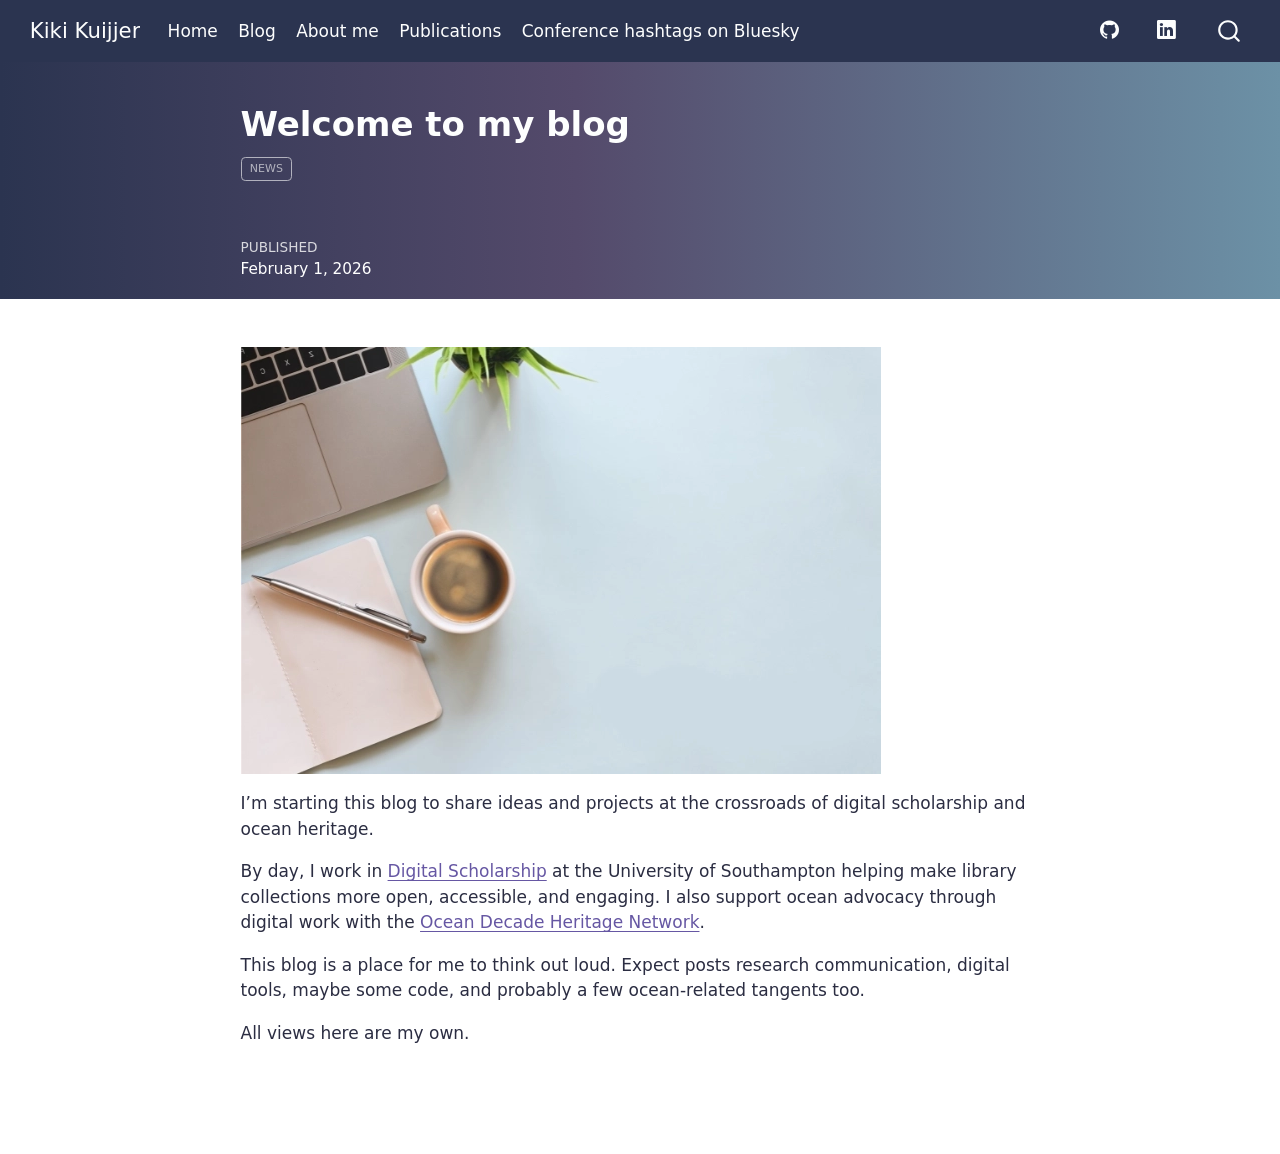
<file: docs/posts/2026-02-05-ikuwa8/2026-02-01-welcome/index.html>
<!DOCTYPE html>
<html xmlns="http://www.w3.org/1999/xhtml" lang="en" xml:lang="en"><head>

<meta charset="utf-8">
<meta name="generator" content="quarto-1.9.35">

<meta name="viewport" content="width=device-width, initial-scale=1.0, user-scalable=yes">

<meta name="dcterms.date" content="2026-02-01">

<title>Welcome to my blog – Kiki Kuijjer</title>
<style>
/* Default styles provided by pandoc.
** See https://pandoc.org/MANUAL.html#variables-for-html for config info.
*/
code{white-space: pre-wrap;}
span.smallcaps{font-variant: small-caps;}
div.columns{display: flex; gap: min(4vw, 1.5em);}
div.column{flex: auto; overflow-x: auto;}
div.hanging-indent{margin-left: 1.5em; text-indent: -1.5em;}
ul.task-list{list-style: none;}
ul.task-list li input[type="checkbox"] {
  width: 0.8em;
  margin: 0 0.8em 0.2em -1em; /* quarto-specific, see https://github.com/quarto-dev/quarto-cli/issues/4556 */ 
  vertical-align: middle;
}
</style>


<script src="../../../site_libs/quarto-nav/quarto-nav.js"></script>
<script src="../../../site_libs/quarto-nav/headroom.min.js"></script>
<script src="../../../site_libs/clipboard/clipboard.min.js"></script>
<script src="../../../site_libs/quarto-search/autocomplete.umd.js"></script>
<script src="../../../site_libs/quarto-search/fuse.min.js"></script>
<script src="../../../site_libs/quarto-search/quarto-search.js"></script>
<meta name="quarto:offset" content="../../../">
<script src="../../../site_libs/quarto-html/quarto.js" type="module"></script>
<script src="../../../site_libs/quarto-html/tabsets/tabsets.js" type="module"></script>
<script src="../../../site_libs/quarto-html/popper.min.js"></script>
<script src="../../../site_libs/quarto-html/tippy.umd.min.js"></script>
<script src="../../../site_libs/quarto-html/anchor.min.js"></script>
<link href="../../../site_libs/quarto-html/tippy.css" rel="stylesheet">
<link href="../../../site_libs/quarto-html/quarto-syntax-highlighting-46f66b053e56abd73bb6e954d61a315b.css" rel="stylesheet" id="quarto-text-highlighting-styles">
<script src="../../../site_libs/bootstrap/bootstrap.min.js"></script>
<link href="../../../site_libs/bootstrap/bootstrap-icons.css" rel="stylesheet">
<link href="../../../site_libs/bootstrap/bootstrap-ece42c8223ec2bf36298a08f122c9a68.min.css" rel="stylesheet" append-hash="true" id="quarto-bootstrap" data-mode="light">
<script src="../../../site_libs/quarto-contrib/iconify-3.0.0/iconify-icon.min.js"></script>
<script id="quarto-search-options" type="application/json">{
  "location": "navbar",
  "copy-button": false,
  "collapse-after": 3,
  "panel-placement": "end",
  "type": "overlay",
  "limit": 50,
  "keyboard-shortcut": [
    "f",
    "/",
    "s"
  ],
  "show-item-context": false,
  "language": {
    "search-no-results-text": "No results",
    "search-matching-documents-text": "matching documents",
    "search-copy-link-title": "Copy link to search",
    "search-hide-matches-text": "Hide additional matches",
    "search-more-match-text": "more match in this document",
    "search-more-matches-text": "more matches in this document",
    "search-clear-button-title": "Clear",
    "search-text-placeholder": "",
    "search-detached-cancel-button-title": "Cancel",
    "search-submit-button-title": "Submit",
    "search-label": "Search"
  }
}</script>
<style>

      .quarto-title-block .quarto-title-banner {
        background: #004152;
      }
</style>


<link rel="stylesheet" href="../../../styles.css">
</head>

<body class="nav-fixed fullcontent quarto-light">

<div id="quarto-search-results"></div>
  <header id="quarto-header" class="headroom fixed-top quarto-banner">
    <nav class="navbar navbar-expand-lg " data-bs-theme="dark">
      <div class="navbar-container container-fluid">
      <div class="navbar-brand-container mx-auto">
    <a class="navbar-brand" href="../../../index.html">
    <span class="navbar-title">Kiki Kuijjer</span>
    </a>
  </div>
            <div id="quarto-search" class="" title="Search"></div>
          <button class="navbar-toggler" type="button" data-bs-toggle="collapse" data-bs-target="#navbarCollapse" aria-controls="navbarCollapse" role="menu" aria-expanded="false" aria-label="Toggle navigation" onclick="if (window.quartoToggleHeadroom) { window.quartoToggleHeadroom(); }">
  <span class="navbar-toggler-icon"></span>
</button>
          <div class="collapse navbar-collapse" id="navbarCollapse">
            <ul class="navbar-nav navbar-nav-scroll me-auto">
  <li class="nav-item">
    <a class="nav-link" href="../../../index.html"> 
<span class="menu-text">Home</span></a>
  </li>  
  <li class="nav-item">
    <a class="nav-link" href="../../../blog.html"> 
<span class="menu-text">Blog</span></a>
  </li>  
  <li class="nav-item">
    <a class="nav-link" href="../../../about-me.html"> 
<span class="menu-text">About me</span></a>
  </li>  
  <li class="nav-item">
    <a class="nav-link" href="../../../publications.html"> 
<span class="menu-text">Publications</span></a>
  </li>  
  <li class="nav-item">
    <a class="nav-link" href="../../../conference-hashtags-on-bsky.html"> 
<span class="menu-text">Conference hashtags on Bluesky</span></a>
  </li>  
</ul>
            <ul class="navbar-nav navbar-nav-scroll ms-auto">
  <li class="nav-item compact">
    <a class="nav-link" href="https://github.com/ek-ku"> <i class="bi bi-github" role="img">
</i> 
<span class="menu-text"></span></a>
  </li>  
  <li class="nav-item">
    <a class="nav-link" href="https://bsky.app/profile/evelinekiki.bsky.social"> 
<span class="menu-text"><iconify-icon role="img" inline="" icon="fa6-brands:bluesky" aria-label="Icon bluesky from fa6-brands Iconify.design set." title="Icon bluesky from fa6-brands Iconify.design set."></iconify-icon></span></a>
  </li>  
  <li class="nav-item compact">
    <a class="nav-link" href="https://linkedin.com/in/ekkuijjer"> <i class="bi bi-linkedin" role="img">
</i> 
<span class="menu-text"></span></a>
  </li>  
  <li class="nav-item">
    <a class="nav-link" href="https://soton.academia.edu/EvelineKikiKuijjer"> 
<span class="menu-text"><iconify-icon role="img" inline="" icon="academicons:academia-square" aria-label="Icon academia-square from academicons Iconify.design set." title="Icon academia-square from academicons Iconify.design set."></iconify-icon></span></a>
  </li>  
</ul>
          </div> <!-- /navcollapse -->
            <div class="quarto-navbar-tools">
</div>
      </div> <!-- /container-fluid -->
    </nav>
</header>
<!-- content -->
<header id="title-block-header" class="quarto-title-block default page-columns page-full">
  <div class="quarto-title-banner page-columns page-full">
    <div class="quarto-title column-body">
      <h1 class="title">Welcome to my blog</h1>
                                <div class="quarto-categories">
                <div class="quarto-category">news</div>
              </div>
                  </div>
  </div>
    
  
  <div class="quarto-title-meta">

      
      <div>
      <div class="quarto-title-meta-heading">Published</div>
      <div class="quarto-title-meta-contents">
        <p class="date">February 1, 2026</p>
      </div>
    </div>
    
      
    </div>
    
  
  </header><div id="quarto-content" class="quarto-container page-columns page-rows-contents page-layout-article page-navbar">
<!-- sidebar -->
<!-- margin-sidebar -->
    
<!-- main -->
<main class="content quarto-banner-title-block" id="quarto-document-content">





<p><img src="image.webp" class="img-fluid"></p>
<p>I’m starting this blog to share ideas and projects at the crossroads of digital scholarship and ocean heritage.</p>
<p>By day, I work in <a href="https://library.soton.ac.uk/digital-scholarship">Digital Scholarship</a> at the University of Southampton helping make library collections more open, accessible, and engaging. I also support ocean advocacy through digital work with the <a href="https://oceandecadeheritage.org">Ocean Decade Heritage Network</a>.</p>
<p>This blog is a place for me to think out loud. Expect posts research communication, digital tools, maybe some code, and probably a few ocean-related tangents too.</p>
<p>All views here are my own.</p>



</main> <!-- /main -->
<script id="quarto-html-after-body" type="application/javascript">
  window.document.addEventListener("DOMContentLoaded", function (event) {
    const icon = "";
    const anchorJS = new window.AnchorJS();
    anchorJS.options = {
      placement: 'right',
      icon: icon
    };
    anchorJS.add('.anchored');
    const isCodeAnnotation = (el) => {
      for (const clz of el.classList) {
        if (clz.startsWith('code-annotation-')) {                     
          return true;
        }
      }
      return false;
    }
    const onCopySuccess = function(e) {
      // button target
      const button = e.trigger;
      // don't keep focus
      button.blur();
      // flash "checked"
      button.classList.add('code-copy-button-checked');
      var currentTitle = button.getAttribute("title");
      button.setAttribute("title", "Copied!");
      let tooltip;
      if (window.bootstrap) {
        button.setAttribute("data-bs-toggle", "tooltip");
        button.setAttribute("data-bs-placement", "left");
        button.setAttribute("data-bs-title", "Copied!");
        tooltip = new bootstrap.Tooltip(button, 
          { trigger: "manual", 
            customClass: "code-copy-button-tooltip",
            offset: [0, -8]});
        tooltip.show();    
      }
      setTimeout(function() {
        if (tooltip) {
          tooltip.hide();
          button.removeAttribute("data-bs-title");
          button.removeAttribute("data-bs-toggle");
          button.removeAttribute("data-bs-placement");
        }
        button.setAttribute("title", currentTitle);
        button.classList.remove('code-copy-button-checked');
      }, 1000);
      // clear code selection
      e.clearSelection();
    }
    const getTextToCopy = function(trigger) {
      const outerScaffold = trigger.parentElement.cloneNode(true);
      const codeEl = outerScaffold.querySelector('code');
      for (const childEl of codeEl.children) {
        if (isCodeAnnotation(childEl)) {
          childEl.remove();
        }
      }
      return codeEl.innerText;
    }
    const clipboard = new window.ClipboardJS('.code-copy-button:not([data-in-quarto-modal])', {
      text: getTextToCopy
    });
    clipboard.on('success', onCopySuccess);
    if (window.document.getElementById('quarto-embedded-source-code-modal')) {
      const clipboardModal = new window.ClipboardJS('.code-copy-button[data-in-quarto-modal]', {
        text: getTextToCopy,
        container: window.document.getElementById('quarto-embedded-source-code-modal')
      });
      clipboardModal.on('success', onCopySuccess);
    }
      var localhostRegex = new RegExp(/^(?:http|https):\/\/localhost\:?[0-9]*\//);
      var mailtoRegex = new RegExp(/^mailto:/);
        var filterRegex = new RegExp('/' + window.location.host + '/');
      var isInternal = (href) => {
          return filterRegex.test(href) || localhostRegex.test(href) || mailtoRegex.test(href);
      }
      // Inspect non-navigation links and adorn them if external
     var links = window.document.querySelectorAll('a[href]:not(.nav-link):not(.navbar-brand):not(.toc-action):not(.sidebar-link):not(.sidebar-item-toggle):not(.pagination-link):not(.no-external):not([aria-hidden]):not(.dropdown-item):not(.quarto-navigation-tool):not(.about-link)');
      for (var i=0; i<links.length; i++) {
        const link = links[i];
        if (!isInternal(link.href)) {
          // undo the damage that might have been done by quarto-nav.js in the case of
          // links that we want to consider external
          if (link.dataset.originalHref !== undefined) {
            link.href = link.dataset.originalHref;
          }
        }
      }
    function tippyHover(el, contentFn, onTriggerFn, onUntriggerFn) {
      const config = {
        allowHTML: true,
        maxWidth: 500,
        delay: 100,
        arrow: false,
        appendTo: function(el) {
            return el.parentElement;
        },
        interactive: true,
        interactiveBorder: 10,
        theme: 'quarto',
        placement: 'bottom-start',
      };
      if (contentFn) {
        config.content = contentFn;
      }
      if (onTriggerFn) {
        config.onTrigger = onTriggerFn;
      }
      if (onUntriggerFn) {
        config.onUntrigger = onUntriggerFn;
      }
      window.tippy(el, config); 
    }
    const noterefs = window.document.querySelectorAll('a[role="doc-noteref"]');
    for (var i=0; i<noterefs.length; i++) {
      const ref = noterefs[i];
      tippyHover(ref, function() {
        // use id or data attribute instead here
        let href = ref.getAttribute('data-footnote-href') || ref.getAttribute('href');
        try { href = new URL(href).hash; } catch {}
        const id = href.replace(/^#\/?/, "");
        const note = window.document.getElementById(id);
        if (note) {
          return note.innerHTML;
        } else {
          return "";
        }
      });
    }
    const xrefs = window.document.querySelectorAll('a.quarto-xref');
    const processXRef = (id, note) => {
      // Strip column container classes
      const stripColumnClz = (el) => {
        el.classList.remove("page-full", "page-columns");
        if (el.children) {
          for (const child of el.children) {
            stripColumnClz(child);
          }
        }
      }
      stripColumnClz(note)
      if (id === null || id.startsWith('sec-')) {
        // Special case sections, only their first couple elements
        const container = document.createElement("div");
        if (note.children && note.children.length > 2) {
          container.appendChild(note.children[0].cloneNode(true));
          for (let i = 1; i < note.children.length; i++) {
            const child = note.children[i];
            if (child.tagName === "P" && child.innerText === "") {
              continue;
            } else {
              container.appendChild(child.cloneNode(true));
              break;
            }
          }
          if (window.Quarto?.typesetMath) {
            window.Quarto.typesetMath(container);
          }
          return container.innerHTML
        } else {
          if (window.Quarto?.typesetMath) {
            window.Quarto.typesetMath(note);
          }
          return note.innerHTML;
        }
      } else {
        // Remove any anchor links if they are present
        const anchorLink = note.querySelector('a.anchorjs-link');
        if (anchorLink) {
          anchorLink.remove();
        }
        if (window.Quarto?.typesetMath) {
          window.Quarto.typesetMath(note);
        }
        if (note.classList.contains("callout")) {
          return note.outerHTML;
        } else {
          return note.innerHTML;
        }
      }
    }
    for (var i=0; i<xrefs.length; i++) {
      const xref = xrefs[i];
      tippyHover(xref, undefined, function(instance) {
        instance.disable();
        let url = xref.getAttribute('href');
        let hash = undefined; 
        if (url.startsWith('#')) {
          hash = url;
        } else {
          try { hash = new URL(url).hash; } catch {}
        }
        if (hash) {
          const id = hash.replace(/^#\/?/, "");
          const note = window.document.getElementById(id);
          if (note !== null) {
            try {
              const html = processXRef(id, note.cloneNode(true));
              instance.setContent(html);
            } finally {
              instance.enable();
              instance.show();
            }
          } else {
            // See if we can fetch this
            fetch(url.split('#')[0])
            .then(res => res.text())
            .then(html => {
              const parser = new DOMParser();
              const htmlDoc = parser.parseFromString(html, "text/html");
              const note = htmlDoc.getElementById(id);
              if (note !== null) {
                const html = processXRef(id, note);
                instance.setContent(html);
              } 
            }).finally(() => {
              instance.enable();
              instance.show();
            });
          }
        } else {
          // See if we can fetch a full url (with no hash to target)
          // This is a special case and we should probably do some content thinning / targeting
          fetch(url)
          .then(res => res.text())
          .then(html => {
            const parser = new DOMParser();
            const htmlDoc = parser.parseFromString(html, "text/html");
            const note = htmlDoc.querySelector('main.content');
            if (note !== null) {
              // This should only happen for chapter cross references
              // (since there is no id in the URL)
              // remove the first header
              if (note.children.length > 0 && note.children[0].tagName === "HEADER") {
                note.children[0].remove();
              }
              const html = processXRef(null, note);
              instance.setContent(html);
            } 
          }).finally(() => {
            instance.enable();
            instance.show();
          });
        }
      }, function(instance) {
      });
    }
        let selectedAnnoteEl;
        const selectorForAnnotation = ( cell, annotation) => {
          let cellAttr = 'data-code-cell="' + cell + '"';
          let lineAttr = 'data-code-annotation="' +  annotation + '"';
          const selector = 'span[' + cellAttr + '][' + lineAttr + ']';
          return selector;
        }
        const selectCodeLines = (annoteEl) => {
          const doc = window.document;
          const targetCell = annoteEl.getAttribute("data-target-cell");
          const targetAnnotation = annoteEl.getAttribute("data-target-annotation");
          const annoteSpan = window.document.querySelector(selectorForAnnotation(targetCell, targetAnnotation));
          const lines = annoteSpan.getAttribute("data-code-lines").split(",");
          const lineIds = lines.map((line) => {
            return targetCell + "-" + line;
          })
          let top = null;
          let height = null;
          let parent = null;
          if (lineIds.length > 0) {
              //compute the position of the single el (top and bottom and make a div)
              const el = window.document.getElementById(lineIds[0]);
              top = el.offsetTop;
              height = el.offsetHeight;
              parent = el.parentElement.parentElement;
            if (lineIds.length > 1) {
              const lastEl = window.document.getElementById(lineIds[lineIds.length - 1]);
              const bottom = lastEl.offsetTop + lastEl.offsetHeight;
              height = bottom - top;
            }
            if (top !== null && height !== null && parent !== null) {
              // cook up a div (if necessary) and position it 
              let div = window.document.getElementById("code-annotation-line-highlight");
              if (div === null) {
                div = window.document.createElement("div");
                div.setAttribute("id", "code-annotation-line-highlight");
                div.style.position = 'absolute';
                parent.appendChild(div);
              }
              div.style.top = top - 2 + "px";
              div.style.height = height + 4 + "px";
              div.style.left = 0;
              let gutterDiv = window.document.getElementById("code-annotation-line-highlight-gutter");
              if (gutterDiv === null) {
                gutterDiv = window.document.createElement("div");
                gutterDiv.setAttribute("id", "code-annotation-line-highlight-gutter");
                gutterDiv.style.position = 'absolute';
                const codeCell = window.document.getElementById(targetCell);
                const gutter = codeCell.querySelector('.code-annotation-gutter');
                gutter.appendChild(gutterDiv);
              }
              gutterDiv.style.top = top - 2 + "px";
              gutterDiv.style.height = height + 4 + "px";
            }
            selectedAnnoteEl = annoteEl;
          }
        };
        const unselectCodeLines = () => {
          const elementsIds = ["code-annotation-line-highlight", "code-annotation-line-highlight-gutter"];
          elementsIds.forEach((elId) => {
            const div = window.document.getElementById(elId);
            if (div) {
              div.remove();
            }
          });
          selectedAnnoteEl = undefined;
        };
          // Handle positioning of the toggle
      window.addEventListener(
        "resize",
        throttle(() => {
          elRect = undefined;
          if (selectedAnnoteEl) {
            selectCodeLines(selectedAnnoteEl);
          }
        }, 10)
      );
      function throttle(fn, ms) {
      let throttle = false;
      let timer;
        return (...args) => {
          if(!throttle) { // first call gets through
              fn.apply(this, args);
              throttle = true;
          } else { // all the others get throttled
              if(timer) clearTimeout(timer); // cancel #2
              timer = setTimeout(() => {
                fn.apply(this, args);
                timer = throttle = false;
              }, ms);
          }
        };
      }
        // Attach click handler to the DT
        const annoteDls = window.document.querySelectorAll('dt[data-target-cell]');
        for (const annoteDlNode of annoteDls) {
          annoteDlNode.addEventListener('click', (event) => {
            const clickedEl = event.target;
            if (clickedEl !== selectedAnnoteEl) {
              unselectCodeLines();
              const activeEl = window.document.querySelector('dt[data-target-cell].code-annotation-active');
              if (activeEl) {
                activeEl.classList.remove('code-annotation-active');
              }
              selectCodeLines(clickedEl);
              clickedEl.classList.add('code-annotation-active');
            } else {
              // Unselect the line
              unselectCodeLines();
              clickedEl.classList.remove('code-annotation-active');
            }
          });
        }
    const findCites = (el) => {
      const parentEl = el.parentElement;
      if (parentEl) {
        const cites = parentEl.dataset.cites;
        if (cites) {
          return {
            el,
            cites: cites.split(' ')
          };
        } else {
          return findCites(el.parentElement)
        }
      } else {
        return undefined;
      }
    };
    var bibliorefs = window.document.querySelectorAll('a[role="doc-biblioref"]');
    for (var i=0; i<bibliorefs.length; i++) {
      const ref = bibliorefs[i];
      const citeInfo = findCites(ref);
      if (citeInfo) {
        tippyHover(citeInfo.el, function() {
          var popup = window.document.createElement('div');
          citeInfo.cites.forEach(function(cite) {
            var citeDiv = window.document.createElement('div');
            citeDiv.classList.add('hanging-indent');
            citeDiv.classList.add('csl-entry');
            var biblioDiv = window.document.getElementById('ref-' + cite);
            if (biblioDiv) {
              citeDiv.innerHTML = biblioDiv.innerHTML;
            }
            popup.appendChild(citeDiv);
          });
          return popup.innerHTML;
        });
      }
    }
  });
  </script>
</div> <!-- /content -->




</body></html>
</file>
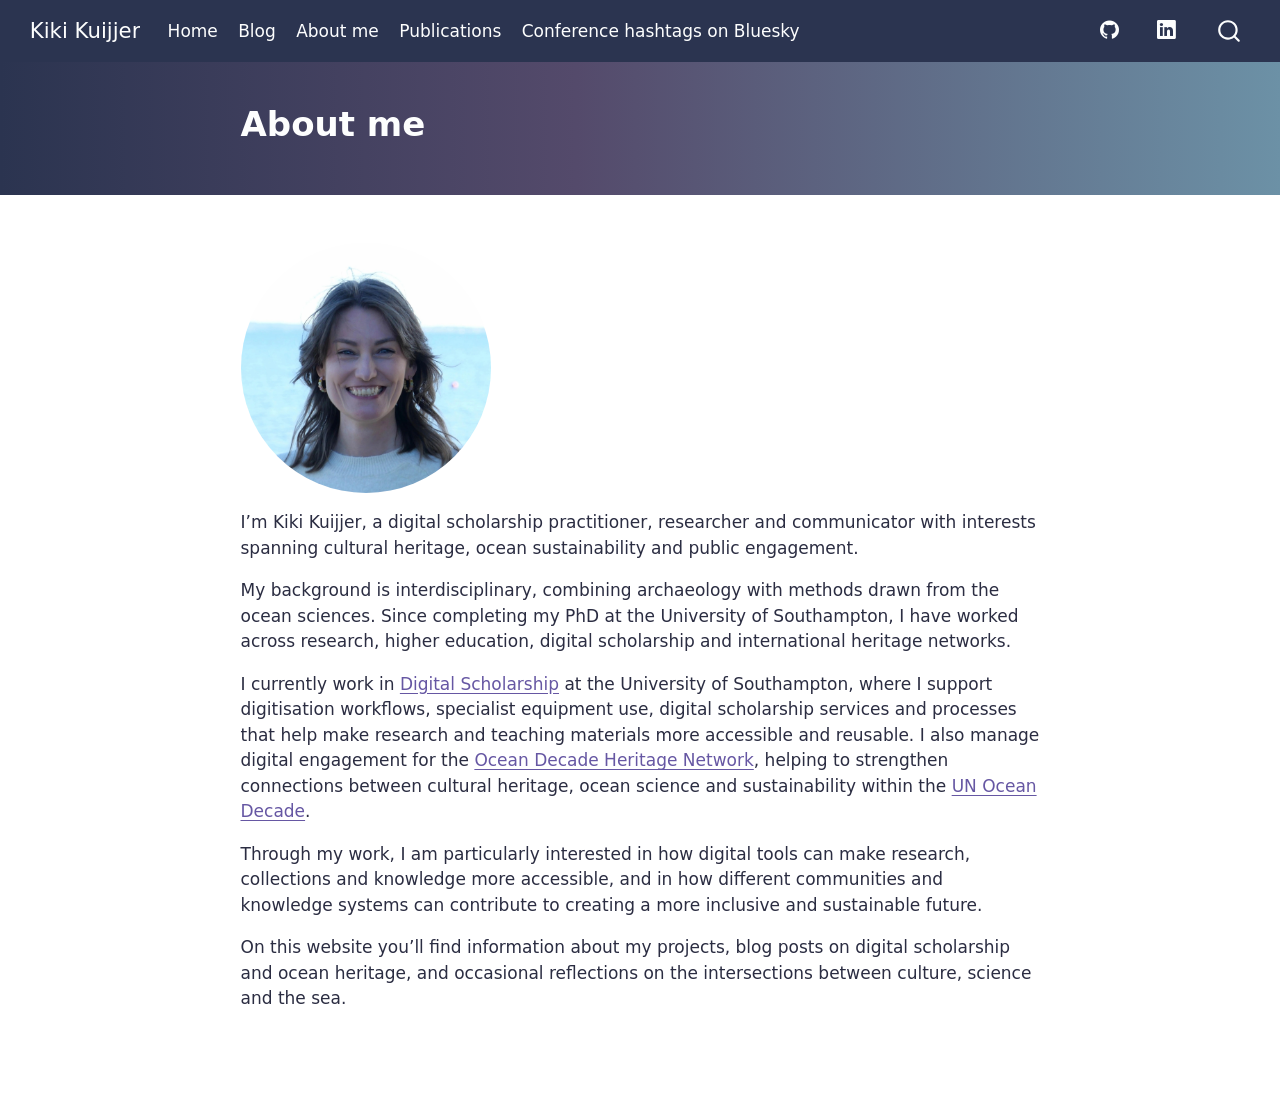
<file: docs/about-me.html>
<!DOCTYPE html>
<html xmlns="http://www.w3.org/1999/xhtml" lang="en" xml:lang="en"><head>

<meta charset="utf-8">
<meta name="generator" content="quarto-1.9.35">

<meta name="viewport" content="width=device-width, initial-scale=1.0, user-scalable=yes">


<title>About me – Kiki Kuijjer</title>
<style>
/* Default styles provided by pandoc.
** See https://pandoc.org/MANUAL.html#variables-for-html for config info.
*/
code{white-space: pre-wrap;}
span.smallcaps{font-variant: small-caps;}
div.columns{display: flex; gap: min(4vw, 1.5em);}
div.column{flex: auto; overflow-x: auto;}
div.hanging-indent{margin-left: 1.5em; text-indent: -1.5em;}
ul.task-list{list-style: none;}
ul.task-list li input[type="checkbox"] {
  width: 0.8em;
  margin: 0 0.8em 0.2em -1em; /* quarto-specific, see https://github.com/quarto-dev/quarto-cli/issues/4556 */ 
  vertical-align: middle;
}
</style>


<script src="site_libs/quarto-nav/quarto-nav.js"></script>
<script src="site_libs/quarto-nav/headroom.min.js"></script>
<script src="site_libs/clipboard/clipboard.min.js"></script>
<script src="site_libs/quarto-search/autocomplete.umd.js"></script>
<script src="site_libs/quarto-search/fuse.min.js"></script>
<script src="site_libs/quarto-search/quarto-search.js"></script>
<meta name="quarto:offset" content="./">
<script src="site_libs/quarto-html/quarto.js" type="module"></script>
<script src="site_libs/quarto-html/tabsets/tabsets.js" type="module"></script>
<script src="site_libs/quarto-html/popper.min.js"></script>
<script src="site_libs/quarto-html/tippy.umd.min.js"></script>
<script src="site_libs/quarto-html/anchor.min.js"></script>
<link href="site_libs/quarto-html/tippy.css" rel="stylesheet">
<link href="site_libs/quarto-html/quarto-syntax-highlighting-46f66b053e56abd73bb6e954d61a315b.css" rel="stylesheet" id="quarto-text-highlighting-styles">
<script src="site_libs/bootstrap/bootstrap.min.js"></script>
<link href="site_libs/bootstrap/bootstrap-icons.css" rel="stylesheet">
<link href="site_libs/bootstrap/bootstrap-ece42c8223ec2bf36298a08f122c9a68.min.css" rel="stylesheet" append-hash="true" id="quarto-bootstrap" data-mode="light">
<script src="site_libs/quarto-contrib/iconify-3.0.0/iconify-icon.min.js"></script>
<script id="quarto-search-options" type="application/json">{
  "location": "navbar",
  "copy-button": false,
  "collapse-after": 3,
  "panel-placement": "end",
  "type": "overlay",
  "limit": 50,
  "keyboard-shortcut": [
    "f",
    "/",
    "s"
  ],
  "show-item-context": false,
  "language": {
    "search-no-results-text": "No results",
    "search-matching-documents-text": "matching documents",
    "search-copy-link-title": "Copy link to search",
    "search-hide-matches-text": "Hide additional matches",
    "search-more-match-text": "more match in this document",
    "search-more-matches-text": "more matches in this document",
    "search-clear-button-title": "Clear",
    "search-text-placeholder": "",
    "search-detached-cancel-button-title": "Cancel",
    "search-submit-button-title": "Submit",
    "search-label": "Search"
  }
}</script>
<style>

      .quarto-title-block .quarto-title-banner {
        background: #2B3450;
      }
</style>


<link rel="stylesheet" href="styles.css">
</head>

<body class="nav-fixed fullcontent quarto-light">

<div id="quarto-search-results"></div>
  <header id="quarto-header" class="headroom fixed-top quarto-banner">
    <nav class="navbar navbar-expand-lg " data-bs-theme="dark">
      <div class="navbar-container container-fluid">
      <div class="navbar-brand-container mx-auto">
    <a class="navbar-brand" href="./index.html">
    <span class="navbar-title">Kiki Kuijjer</span>
    </a>
  </div>
            <div id="quarto-search" class="" title="Search"></div>
          <button class="navbar-toggler" type="button" data-bs-toggle="collapse" data-bs-target="#navbarCollapse" aria-controls="navbarCollapse" role="menu" aria-expanded="false" aria-label="Toggle navigation" onclick="if (window.quartoToggleHeadroom) { window.quartoToggleHeadroom(); }">
  <span class="navbar-toggler-icon"></span>
</button>
          <div class="collapse navbar-collapse" id="navbarCollapse">
            <ul class="navbar-nav navbar-nav-scroll me-auto">
  <li class="nav-item">
    <a class="nav-link" href="./index.html"> 
<span class="menu-text">Home</span></a>
  </li>  
  <li class="nav-item">
    <a class="nav-link" href="./blog.html"> 
<span class="menu-text">Blog</span></a>
  </li>  
  <li class="nav-item">
    <a class="nav-link active" href="./about-me.html" aria-current="page"> 
<span class="menu-text">About me</span></a>
  </li>  
  <li class="nav-item">
    <a class="nav-link" href="./publications.html"> 
<span class="menu-text">Publications</span></a>
  </li>  
  <li class="nav-item">
    <a class="nav-link" href="./conference-hashtags-on-bsky.html"> 
<span class="menu-text">Conference hashtags on Bluesky</span></a>
  </li>  
</ul>
            <ul class="navbar-nav navbar-nav-scroll ms-auto">
  <li class="nav-item compact">
    <a class="nav-link" href="https://github.com/ek-ku"> <i class="bi bi-github" role="img">
</i> 
<span class="menu-text"></span></a>
  </li>  
  <li class="nav-item">
    <a class="nav-link" href="https://bsky.app/profile/evelinekiki.bsky.social"> 
<span class="menu-text"><iconify-icon role="img" inline="" icon="fa6-brands:bluesky" aria-label="Icon bluesky from fa6-brands Iconify.design set." title="Icon bluesky from fa6-brands Iconify.design set."></iconify-icon></span></a>
  </li>  
  <li class="nav-item compact">
    <a class="nav-link" href="https://linkedin.com/in/ekkuijjer"> <i class="bi bi-linkedin" role="img">
</i> 
<span class="menu-text"></span></a>
  </li>  
  <li class="nav-item">
    <a class="nav-link" href="https://soton.academia.edu/EvelineKikiKuijjer"> 
<span class="menu-text"><iconify-icon role="img" inline="" icon="academicons:academia-square" aria-label="Icon academia-square from academicons Iconify.design set." title="Icon academia-square from academicons Iconify.design set."></iconify-icon></span></a>
  </li>  
</ul>
          </div> <!-- /navcollapse -->
            <div class="quarto-navbar-tools">
</div>
      </div> <!-- /container-fluid -->
    </nav>
</header>
<!-- content -->
<header id="title-block-header" class="quarto-title-block default page-columns page-full">
  <div class="quarto-title-banner page-columns page-full">
    <div class="quarto-title column-body">
      <h1 class="title">About me</h1>
                      </div>
  </div>
    
  
  <div class="quarto-title-meta">

      
    
      
    </div>
    
  
  </header><div id="quarto-content" class="quarto-container page-columns page-rows-contents page-layout-article page-navbar">
<!-- sidebar -->
<!-- margin-sidebar -->
    
<!-- main -->
<main class="content quarto-banner-title-block" id="quarto-document-content">





<p><img src="files/profile.webp" class="rounded-circle img-fluid" width="250"></p>
<p>I’m Kiki Kuijjer, a digital scholarship practitioner, researcher and communicator with interests spanning cultural heritage, ocean sustainability and public engagement.</p>
<p>My background is interdisciplinary, combining archaeology with methods drawn from the ocean sciences. Since completing my PhD at the University of Southampton, I have worked across research, higher education, digital scholarship and international heritage networks.</p>
<p>I currently work in <a href="https://library.soton.ac.uk/digital-scholarship">Digital Scholarship</a> at the University of Southampton, where I support digitisation workflows, specialist equipment use, digital scholarship services and processes that help make research and teaching materials more accessible and reusable. I also manage digital engagement for the <a href="https://www.oceandecadeheritage.org/">Ocean Decade Heritage Network</a>, helping to strengthen connections between cultural heritage, ocean science and sustainability within the <a href="https://oceandecade.org/">UN Ocean Decade</a>.</p>
<p>Through my work, I am particularly interested in how digital tools can make research, collections and knowledge more accessible, and in how different communities and knowledge systems can contribute to creating a more inclusive and sustainable future.</p>
<p>On this website you’ll find information about my projects, blog posts on digital scholarship and ocean heritage, and occasional reflections on the intersections between culture, science and the sea.</p>



</main> <!-- /main -->
<script id="quarto-html-after-body" type="application/javascript">
  window.document.addEventListener("DOMContentLoaded", function (event) {
    const icon = "";
    const anchorJS = new window.AnchorJS();
    anchorJS.options = {
      placement: 'right',
      icon: icon
    };
    anchorJS.add('.anchored');
    const isCodeAnnotation = (el) => {
      for (const clz of el.classList) {
        if (clz.startsWith('code-annotation-')) {                     
          return true;
        }
      }
      return false;
    }
    const onCopySuccess = function(e) {
      // button target
      const button = e.trigger;
      // don't keep focus
      button.blur();
      // flash "checked"
      button.classList.add('code-copy-button-checked');
      var currentTitle = button.getAttribute("title");
      button.setAttribute("title", "Copied!");
      let tooltip;
      if (window.bootstrap) {
        button.setAttribute("data-bs-toggle", "tooltip");
        button.setAttribute("data-bs-placement", "left");
        button.setAttribute("data-bs-title", "Copied!");
        tooltip = new bootstrap.Tooltip(button, 
          { trigger: "manual", 
            customClass: "code-copy-button-tooltip",
            offset: [0, -8]});
        tooltip.show();    
      }
      setTimeout(function() {
        if (tooltip) {
          tooltip.hide();
          button.removeAttribute("data-bs-title");
          button.removeAttribute("data-bs-toggle");
          button.removeAttribute("data-bs-placement");
        }
        button.setAttribute("title", currentTitle);
        button.classList.remove('code-copy-button-checked');
      }, 1000);
      // clear code selection
      e.clearSelection();
    }
    const getTextToCopy = function(trigger) {
      const outerScaffold = trigger.parentElement.cloneNode(true);
      const codeEl = outerScaffold.querySelector('code');
      for (const childEl of codeEl.children) {
        if (isCodeAnnotation(childEl)) {
          childEl.remove();
        }
      }
      return codeEl.innerText;
    }
    const clipboard = new window.ClipboardJS('.code-copy-button:not([data-in-quarto-modal])', {
      text: getTextToCopy
    });
    clipboard.on('success', onCopySuccess);
    if (window.document.getElementById('quarto-embedded-source-code-modal')) {
      const clipboardModal = new window.ClipboardJS('.code-copy-button[data-in-quarto-modal]', {
        text: getTextToCopy,
        container: window.document.getElementById('quarto-embedded-source-code-modal')
      });
      clipboardModal.on('success', onCopySuccess);
    }
      var localhostRegex = new RegExp(/^(?:http|https):\/\/localhost\:?[0-9]*\//);
      var mailtoRegex = new RegExp(/^mailto:/);
        var filterRegex = new RegExp('/' + window.location.host + '/');
      var isInternal = (href) => {
          return filterRegex.test(href) || localhostRegex.test(href) || mailtoRegex.test(href);
      }
      // Inspect non-navigation links and adorn them if external
     var links = window.document.querySelectorAll('a[href]:not(.nav-link):not(.navbar-brand):not(.toc-action):not(.sidebar-link):not(.sidebar-item-toggle):not(.pagination-link):not(.no-external):not([aria-hidden]):not(.dropdown-item):not(.quarto-navigation-tool):not(.about-link)');
      for (var i=0; i<links.length; i++) {
        const link = links[i];
        if (!isInternal(link.href)) {
          // undo the damage that might have been done by quarto-nav.js in the case of
          // links that we want to consider external
          if (link.dataset.originalHref !== undefined) {
            link.href = link.dataset.originalHref;
          }
        }
      }
    function tippyHover(el, contentFn, onTriggerFn, onUntriggerFn) {
      const config = {
        allowHTML: true,
        maxWidth: 500,
        delay: 100,
        arrow: false,
        appendTo: function(el) {
            return el.parentElement;
        },
        interactive: true,
        interactiveBorder: 10,
        theme: 'quarto',
        placement: 'bottom-start',
      };
      if (contentFn) {
        config.content = contentFn;
      }
      if (onTriggerFn) {
        config.onTrigger = onTriggerFn;
      }
      if (onUntriggerFn) {
        config.onUntrigger = onUntriggerFn;
      }
      window.tippy(el, config); 
    }
    const noterefs = window.document.querySelectorAll('a[role="doc-noteref"]');
    for (var i=0; i<noterefs.length; i++) {
      const ref = noterefs[i];
      tippyHover(ref, function() {
        // use id or data attribute instead here
        let href = ref.getAttribute('data-footnote-href') || ref.getAttribute('href');
        try { href = new URL(href).hash; } catch {}
        const id = href.replace(/^#\/?/, "");
        const note = window.document.getElementById(id);
        if (note) {
          return note.innerHTML;
        } else {
          return "";
        }
      });
    }
    const xrefs = window.document.querySelectorAll('a.quarto-xref');
    const processXRef = (id, note) => {
      // Strip column container classes
      const stripColumnClz = (el) => {
        el.classList.remove("page-full", "page-columns");
        if (el.children) {
          for (const child of el.children) {
            stripColumnClz(child);
          }
        }
      }
      stripColumnClz(note)
      if (id === null || id.startsWith('sec-')) {
        // Special case sections, only their first couple elements
        const container = document.createElement("div");
        if (note.children && note.children.length > 2) {
          container.appendChild(note.children[0].cloneNode(true));
          for (let i = 1; i < note.children.length; i++) {
            const child = note.children[i];
            if (child.tagName === "P" && child.innerText === "") {
              continue;
            } else {
              container.appendChild(child.cloneNode(true));
              break;
            }
          }
          if (window.Quarto?.typesetMath) {
            window.Quarto.typesetMath(container);
          }
          return container.innerHTML
        } else {
          if (window.Quarto?.typesetMath) {
            window.Quarto.typesetMath(note);
          }
          return note.innerHTML;
        }
      } else {
        // Remove any anchor links if they are present
        const anchorLink = note.querySelector('a.anchorjs-link');
        if (anchorLink) {
          anchorLink.remove();
        }
        if (window.Quarto?.typesetMath) {
          window.Quarto.typesetMath(note);
        }
        if (note.classList.contains("callout")) {
          return note.outerHTML;
        } else {
          return note.innerHTML;
        }
      }
    }
    for (var i=0; i<xrefs.length; i++) {
      const xref = xrefs[i];
      tippyHover(xref, undefined, function(instance) {
        instance.disable();
        let url = xref.getAttribute('href');
        let hash = undefined; 
        if (url.startsWith('#')) {
          hash = url;
        } else {
          try { hash = new URL(url).hash; } catch {}
        }
        if (hash) {
          const id = hash.replace(/^#\/?/, "");
          const note = window.document.getElementById(id);
          if (note !== null) {
            try {
              const html = processXRef(id, note.cloneNode(true));
              instance.setContent(html);
            } finally {
              instance.enable();
              instance.show();
            }
          } else {
            // See if we can fetch this
            fetch(url.split('#')[0])
            .then(res => res.text())
            .then(html => {
              const parser = new DOMParser();
              const htmlDoc = parser.parseFromString(html, "text/html");
              const note = htmlDoc.getElementById(id);
              if (note !== null) {
                const html = processXRef(id, note);
                instance.setContent(html);
              } 
            }).finally(() => {
              instance.enable();
              instance.show();
            });
          }
        } else {
          // See if we can fetch a full url (with no hash to target)
          // This is a special case and we should probably do some content thinning / targeting
          fetch(url)
          .then(res => res.text())
          .then(html => {
            const parser = new DOMParser();
            const htmlDoc = parser.parseFromString(html, "text/html");
            const note = htmlDoc.querySelector('main.content');
            if (note !== null) {
              // This should only happen for chapter cross references
              // (since there is no id in the URL)
              // remove the first header
              if (note.children.length > 0 && note.children[0].tagName === "HEADER") {
                note.children[0].remove();
              }
              const html = processXRef(null, note);
              instance.setContent(html);
            } 
          }).finally(() => {
            instance.enable();
            instance.show();
          });
        }
      }, function(instance) {
      });
    }
        let selectedAnnoteEl;
        const selectorForAnnotation = ( cell, annotation) => {
          let cellAttr = 'data-code-cell="' + cell + '"';
          let lineAttr = 'data-code-annotation="' +  annotation + '"';
          const selector = 'span[' + cellAttr + '][' + lineAttr + ']';
          return selector;
        }
        const selectCodeLines = (annoteEl) => {
          const doc = window.document;
          const targetCell = annoteEl.getAttribute("data-target-cell");
          const targetAnnotation = annoteEl.getAttribute("data-target-annotation");
          const annoteSpan = window.document.querySelector(selectorForAnnotation(targetCell, targetAnnotation));
          const lines = annoteSpan.getAttribute("data-code-lines").split(",");
          const lineIds = lines.map((line) => {
            return targetCell + "-" + line;
          })
          let top = null;
          let height = null;
          let parent = null;
          if (lineIds.length > 0) {
              //compute the position of the single el (top and bottom and make a div)
              const el = window.document.getElementById(lineIds[0]);
              top = el.offsetTop;
              height = el.offsetHeight;
              parent = el.parentElement.parentElement;
            if (lineIds.length > 1) {
              const lastEl = window.document.getElementById(lineIds[lineIds.length - 1]);
              const bottom = lastEl.offsetTop + lastEl.offsetHeight;
              height = bottom - top;
            }
            if (top !== null && height !== null && parent !== null) {
              // cook up a div (if necessary) and position it 
              let div = window.document.getElementById("code-annotation-line-highlight");
              if (div === null) {
                div = window.document.createElement("div");
                div.setAttribute("id", "code-annotation-line-highlight");
                div.style.position = 'absolute';
                parent.appendChild(div);
              }
              div.style.top = top - 2 + "px";
              div.style.height = height + 4 + "px";
              div.style.left = 0;
              let gutterDiv = window.document.getElementById("code-annotation-line-highlight-gutter");
              if (gutterDiv === null) {
                gutterDiv = window.document.createElement("div");
                gutterDiv.setAttribute("id", "code-annotation-line-highlight-gutter");
                gutterDiv.style.position = 'absolute';
                const codeCell = window.document.getElementById(targetCell);
                const gutter = codeCell.querySelector('.code-annotation-gutter');
                gutter.appendChild(gutterDiv);
              }
              gutterDiv.style.top = top - 2 + "px";
              gutterDiv.style.height = height + 4 + "px";
            }
            selectedAnnoteEl = annoteEl;
          }
        };
        const unselectCodeLines = () => {
          const elementsIds = ["code-annotation-line-highlight", "code-annotation-line-highlight-gutter"];
          elementsIds.forEach((elId) => {
            const div = window.document.getElementById(elId);
            if (div) {
              div.remove();
            }
          });
          selectedAnnoteEl = undefined;
        };
          // Handle positioning of the toggle
      window.addEventListener(
        "resize",
        throttle(() => {
          elRect = undefined;
          if (selectedAnnoteEl) {
            selectCodeLines(selectedAnnoteEl);
          }
        }, 10)
      );
      function throttle(fn, ms) {
      let throttle = false;
      let timer;
        return (...args) => {
          if(!throttle) { // first call gets through
              fn.apply(this, args);
              throttle = true;
          } else { // all the others get throttled
              if(timer) clearTimeout(timer); // cancel #2
              timer = setTimeout(() => {
                fn.apply(this, args);
                timer = throttle = false;
              }, ms);
          }
        };
      }
        // Attach click handler to the DT
        const annoteDls = window.document.querySelectorAll('dt[data-target-cell]');
        for (const annoteDlNode of annoteDls) {
          annoteDlNode.addEventListener('click', (event) => {
            const clickedEl = event.target;
            if (clickedEl !== selectedAnnoteEl) {
              unselectCodeLines();
              const activeEl = window.document.querySelector('dt[data-target-cell].code-annotation-active');
              if (activeEl) {
                activeEl.classList.remove('code-annotation-active');
              }
              selectCodeLines(clickedEl);
              clickedEl.classList.add('code-annotation-active');
            } else {
              // Unselect the line
              unselectCodeLines();
              clickedEl.classList.remove('code-annotation-active');
            }
          });
        }
    const findCites = (el) => {
      const parentEl = el.parentElement;
      if (parentEl) {
        const cites = parentEl.dataset.cites;
        if (cites) {
          return {
            el,
            cites: cites.split(' ')
          };
        } else {
          return findCites(el.parentElement)
        }
      } else {
        return undefined;
      }
    };
    var bibliorefs = window.document.querySelectorAll('a[role="doc-biblioref"]');
    for (var i=0; i<bibliorefs.length; i++) {
      const ref = bibliorefs[i];
      const citeInfo = findCites(ref);
      if (citeInfo) {
        tippyHover(citeInfo.el, function() {
          var popup = window.document.createElement('div');
          citeInfo.cites.forEach(function(cite) {
            var citeDiv = window.document.createElement('div');
            citeDiv.classList.add('hanging-indent');
            citeDiv.classList.add('csl-entry');
            var biblioDiv = window.document.getElementById('ref-' + cite);
            if (biblioDiv) {
              citeDiv.innerHTML = biblioDiv.innerHTML;
            }
            popup.appendChild(citeDiv);
          });
          return popup.innerHTML;
        });
      }
    }
  });
  </script>
</div> <!-- /content -->




</body></html>
</file>
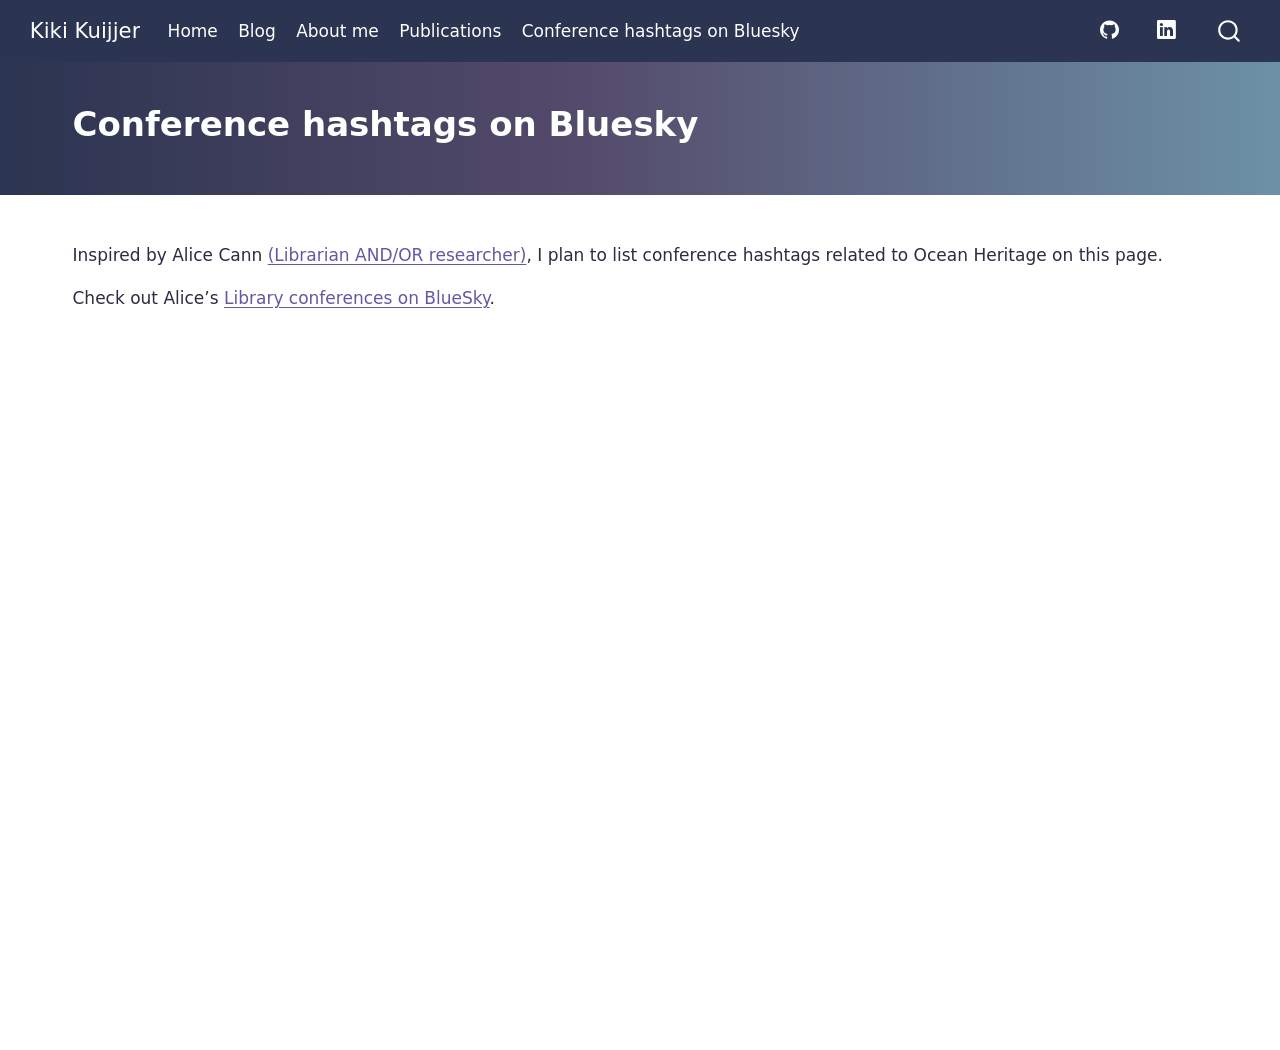
<file: docs/conference-hashtags-on-bsky.html>
<!DOCTYPE html>
<html xmlns="http://www.w3.org/1999/xhtml" lang="en" xml:lang="en"><head>

<meta charset="utf-8">
<meta name="generator" content="quarto-1.9.35">

<meta name="viewport" content="width=device-width, initial-scale=1.0, user-scalable=yes">


<title>Conference hashtags on Bluesky – Kiki Kuijjer</title>
<style>
/* Default styles provided by pandoc.
** See https://pandoc.org/MANUAL.html#variables-for-html for config info.
*/
code{white-space: pre-wrap;}
span.smallcaps{font-variant: small-caps;}
div.columns{display: flex; gap: min(4vw, 1.5em);}
div.column{flex: auto; overflow-x: auto;}
div.hanging-indent{margin-left: 1.5em; text-indent: -1.5em;}
ul.task-list{list-style: none;}
ul.task-list li input[type="checkbox"] {
  width: 0.8em;
  margin: 0 0.8em 0.2em -1em; /* quarto-specific, see https://github.com/quarto-dev/quarto-cli/issues/4556 */ 
  vertical-align: middle;
}
</style>


<script src="site_libs/quarto-nav/quarto-nav.js"></script>
<script src="site_libs/quarto-nav/headroom.min.js"></script>
<script src="site_libs/clipboard/clipboard.min.js"></script>
<script src="site_libs/quarto-search/autocomplete.umd.js"></script>
<script src="site_libs/quarto-search/fuse.min.js"></script>
<script src="site_libs/quarto-search/quarto-search.js"></script>
<meta name="quarto:offset" content="./">
<script src="site_libs/quarto-html/quarto.js" type="module"></script>
<script src="site_libs/quarto-html/tabsets/tabsets.js" type="module"></script>
<script src="site_libs/quarto-html/popper.min.js"></script>
<script src="site_libs/quarto-html/tippy.umd.min.js"></script>
<script src="site_libs/quarto-html/anchor.min.js"></script>
<link href="site_libs/quarto-html/tippy.css" rel="stylesheet">
<link href="site_libs/quarto-html/quarto-syntax-highlighting-46f66b053e56abd73bb6e954d61a315b.css" rel="stylesheet" id="quarto-text-highlighting-styles">
<script src="site_libs/bootstrap/bootstrap.min.js"></script>
<link href="site_libs/bootstrap/bootstrap-icons.css" rel="stylesheet">
<link href="site_libs/bootstrap/bootstrap-ece42c8223ec2bf36298a08f122c9a68.min.css" rel="stylesheet" append-hash="true" id="quarto-bootstrap" data-mode="light">
<script src="site_libs/quarto-contrib/iconify-3.0.0/iconify-icon.min.js"></script>
<script id="quarto-search-options" type="application/json">{
  "location": "navbar",
  "copy-button": false,
  "collapse-after": 3,
  "panel-placement": "end",
  "type": "overlay",
  "limit": 50,
  "keyboard-shortcut": [
    "f",
    "/",
    "s"
  ],
  "show-item-context": false,
  "language": {
    "search-no-results-text": "No results",
    "search-matching-documents-text": "matching documents",
    "search-copy-link-title": "Copy link to search",
    "search-hide-matches-text": "Hide additional matches",
    "search-more-match-text": "more match in this document",
    "search-more-matches-text": "more matches in this document",
    "search-clear-button-title": "Clear",
    "search-text-placeholder": "",
    "search-detached-cancel-button-title": "Cancel",
    "search-submit-button-title": "Submit",
    "search-label": "Search"
  }
}</script>
<style>

      .quarto-title-block .quarto-title-banner {
        background: #004152;
      }
</style>


<link rel="stylesheet" href="styles.css">
</head>

<body class="nav-fixed quarto-light">

<div id="quarto-search-results"></div>
  <header id="quarto-header" class="headroom fixed-top quarto-banner">
    <nav class="navbar navbar-expand-lg " data-bs-theme="dark">
      <div class="navbar-container container-fluid">
      <div class="navbar-brand-container mx-auto">
    <a class="navbar-brand" href="./index.html">
    <span class="navbar-title">Kiki Kuijjer</span>
    </a>
  </div>
            <div id="quarto-search" class="" title="Search"></div>
          <button class="navbar-toggler" type="button" data-bs-toggle="collapse" data-bs-target="#navbarCollapse" aria-controls="navbarCollapse" role="menu" aria-expanded="false" aria-label="Toggle navigation" onclick="if (window.quartoToggleHeadroom) { window.quartoToggleHeadroom(); }">
  <span class="navbar-toggler-icon"></span>
</button>
          <div class="collapse navbar-collapse" id="navbarCollapse">
            <ul class="navbar-nav navbar-nav-scroll me-auto">
  <li class="nav-item">
    <a class="nav-link" href="./index.html"> 
<span class="menu-text">Home</span></a>
  </li>  
  <li class="nav-item">
    <a class="nav-link" href="./blog.html"> 
<span class="menu-text">Blog</span></a>
  </li>  
  <li class="nav-item">
    <a class="nav-link" href="./about-me.html"> 
<span class="menu-text">About me</span></a>
  </li>  
  <li class="nav-item">
    <a class="nav-link" href="./publications.html"> 
<span class="menu-text">Publications</span></a>
  </li>  
  <li class="nav-item">
    <a class="nav-link active" href="./conference-hashtags-on-bsky.html" aria-current="page"> 
<span class="menu-text">Conference hashtags on Bluesky</span></a>
  </li>  
</ul>
            <ul class="navbar-nav navbar-nav-scroll ms-auto">
  <li class="nav-item compact">
    <a class="nav-link" href="https://github.com/ek-ku"> <i class="bi bi-github" role="img">
</i> 
<span class="menu-text"></span></a>
  </li>  
  <li class="nav-item">
    <a class="nav-link" href="https://bsky.app/profile/evelinekiki.bsky.social"> 
<span class="menu-text"><iconify-icon role="img" inline="" icon="fa6-brands:bluesky" aria-label="Icon bluesky from fa6-brands Iconify.design set." title="Icon bluesky from fa6-brands Iconify.design set."></iconify-icon></span></a>
  </li>  
  <li class="nav-item compact">
    <a class="nav-link" href="https://linkedin.com/in/ekkuijjer"> <i class="bi bi-linkedin" role="img">
</i> 
<span class="menu-text"></span></a>
  </li>  
  <li class="nav-item">
    <a class="nav-link" href="https://soton.academia.edu/EvelineKikiKuijjer"> 
<span class="menu-text"><iconify-icon role="img" inline="" icon="academicons:academia-square" aria-label="Icon academia-square from academicons Iconify.design set." title="Icon academia-square from academicons Iconify.design set."></iconify-icon></span></a>
  </li>  
</ul>
          </div> <!-- /navcollapse -->
            <div class="quarto-navbar-tools">
</div>
      </div> <!-- /container-fluid -->
    </nav>
</header>
<!-- content -->
<header id="title-block-header" class="quarto-title-block default page-columns page-full">
  <div class="quarto-title-banner page-columns page-full">
    <div class="quarto-title column-page">
      <h1 class="title">Conference hashtags on Bluesky</h1>
                      </div>
  </div>
    
  
  <div class="quarto-title-meta column-page">

      
    
      
    </div>
    
  
  </header><div id="quarto-content" class="quarto-container page-columns page-rows-contents page-layout-full page-navbar">
<!-- sidebar -->
<!-- margin-sidebar -->
    
<!-- main -->
<main class="content quarto-banner-title-block column-page" id="quarto-document-content">





<p>Inspired by Alice Cann <a href="https://researcherlibrarian.wordpress.com/">(Librarian AND/OR researcher)</a>, I plan to list conference hashtags related to Ocean Heritage on this page.</p>
<p>Check out Alice’s <a href="https://researcherlibrarian.wordpress.com/library-conferences-on-bluesky/">Library conferences on BlueSky</a>.</p>



</main> <!-- /main -->
<script id="quarto-html-after-body" type="application/javascript">
  window.document.addEventListener("DOMContentLoaded", function (event) {
    const icon = "";
    const anchorJS = new window.AnchorJS();
    anchorJS.options = {
      placement: 'right',
      icon: icon
    };
    anchorJS.add('.anchored');
    const isCodeAnnotation = (el) => {
      for (const clz of el.classList) {
        if (clz.startsWith('code-annotation-')) {                     
          return true;
        }
      }
      return false;
    }
    const onCopySuccess = function(e) {
      // button target
      const button = e.trigger;
      // don't keep focus
      button.blur();
      // flash "checked"
      button.classList.add('code-copy-button-checked');
      var currentTitle = button.getAttribute("title");
      button.setAttribute("title", "Copied!");
      let tooltip;
      if (window.bootstrap) {
        button.setAttribute("data-bs-toggle", "tooltip");
        button.setAttribute("data-bs-placement", "left");
        button.setAttribute("data-bs-title", "Copied!");
        tooltip = new bootstrap.Tooltip(button, 
          { trigger: "manual", 
            customClass: "code-copy-button-tooltip",
            offset: [0, -8]});
        tooltip.show();    
      }
      setTimeout(function() {
        if (tooltip) {
          tooltip.hide();
          button.removeAttribute("data-bs-title");
          button.removeAttribute("data-bs-toggle");
          button.removeAttribute("data-bs-placement");
        }
        button.setAttribute("title", currentTitle);
        button.classList.remove('code-copy-button-checked');
      }, 1000);
      // clear code selection
      e.clearSelection();
    }
    const getTextToCopy = function(trigger) {
      const outerScaffold = trigger.parentElement.cloneNode(true);
      const codeEl = outerScaffold.querySelector('code');
      for (const childEl of codeEl.children) {
        if (isCodeAnnotation(childEl)) {
          childEl.remove();
        }
      }
      return codeEl.innerText;
    }
    const clipboard = new window.ClipboardJS('.code-copy-button:not([data-in-quarto-modal])', {
      text: getTextToCopy
    });
    clipboard.on('success', onCopySuccess);
    if (window.document.getElementById('quarto-embedded-source-code-modal')) {
      const clipboardModal = new window.ClipboardJS('.code-copy-button[data-in-quarto-modal]', {
        text: getTextToCopy,
        container: window.document.getElementById('quarto-embedded-source-code-modal')
      });
      clipboardModal.on('success', onCopySuccess);
    }
      var localhostRegex = new RegExp(/^(?:http|https):\/\/localhost\:?[0-9]*\//);
      var mailtoRegex = new RegExp(/^mailto:/);
        var filterRegex = new RegExp('/' + window.location.host + '/');
      var isInternal = (href) => {
          return filterRegex.test(href) || localhostRegex.test(href) || mailtoRegex.test(href);
      }
      // Inspect non-navigation links and adorn them if external
     var links = window.document.querySelectorAll('a[href]:not(.nav-link):not(.navbar-brand):not(.toc-action):not(.sidebar-link):not(.sidebar-item-toggle):not(.pagination-link):not(.no-external):not([aria-hidden]):not(.dropdown-item):not(.quarto-navigation-tool):not(.about-link)');
      for (var i=0; i<links.length; i++) {
        const link = links[i];
        if (!isInternal(link.href)) {
          // undo the damage that might have been done by quarto-nav.js in the case of
          // links that we want to consider external
          if (link.dataset.originalHref !== undefined) {
            link.href = link.dataset.originalHref;
          }
        }
      }
    function tippyHover(el, contentFn, onTriggerFn, onUntriggerFn) {
      const config = {
        allowHTML: true,
        maxWidth: 500,
        delay: 100,
        arrow: false,
        appendTo: function(el) {
            return el.parentElement;
        },
        interactive: true,
        interactiveBorder: 10,
        theme: 'quarto',
        placement: 'bottom-start',
      };
      if (contentFn) {
        config.content = contentFn;
      }
      if (onTriggerFn) {
        config.onTrigger = onTriggerFn;
      }
      if (onUntriggerFn) {
        config.onUntrigger = onUntriggerFn;
      }
      window.tippy(el, config); 
    }
    const noterefs = window.document.querySelectorAll('a[role="doc-noteref"]');
    for (var i=0; i<noterefs.length; i++) {
      const ref = noterefs[i];
      tippyHover(ref, function() {
        // use id or data attribute instead here
        let href = ref.getAttribute('data-footnote-href') || ref.getAttribute('href');
        try { href = new URL(href).hash; } catch {}
        const id = href.replace(/^#\/?/, "");
        const note = window.document.getElementById(id);
        if (note) {
          return note.innerHTML;
        } else {
          return "";
        }
      });
    }
    const xrefs = window.document.querySelectorAll('a.quarto-xref');
    const processXRef = (id, note) => {
      // Strip column container classes
      const stripColumnClz = (el) => {
        el.classList.remove("page-full", "page-columns");
        if (el.children) {
          for (const child of el.children) {
            stripColumnClz(child);
          }
        }
      }
      stripColumnClz(note)
      if (id === null || id.startsWith('sec-')) {
        // Special case sections, only their first couple elements
        const container = document.createElement("div");
        if (note.children && note.children.length > 2) {
          container.appendChild(note.children[0].cloneNode(true));
          for (let i = 1; i < note.children.length; i++) {
            const child = note.children[i];
            if (child.tagName === "P" && child.innerText === "") {
              continue;
            } else {
              container.appendChild(child.cloneNode(true));
              break;
            }
          }
          if (window.Quarto?.typesetMath) {
            window.Quarto.typesetMath(container);
          }
          return container.innerHTML
        } else {
          if (window.Quarto?.typesetMath) {
            window.Quarto.typesetMath(note);
          }
          return note.innerHTML;
        }
      } else {
        // Remove any anchor links if they are present
        const anchorLink = note.querySelector('a.anchorjs-link');
        if (anchorLink) {
          anchorLink.remove();
        }
        if (window.Quarto?.typesetMath) {
          window.Quarto.typesetMath(note);
        }
        if (note.classList.contains("callout")) {
          return note.outerHTML;
        } else {
          return note.innerHTML;
        }
      }
    }
    for (var i=0; i<xrefs.length; i++) {
      const xref = xrefs[i];
      tippyHover(xref, undefined, function(instance) {
        instance.disable();
        let url = xref.getAttribute('href');
        let hash = undefined; 
        if (url.startsWith('#')) {
          hash = url;
        } else {
          try { hash = new URL(url).hash; } catch {}
        }
        if (hash) {
          const id = hash.replace(/^#\/?/, "");
          const note = window.document.getElementById(id);
          if (note !== null) {
            try {
              const html = processXRef(id, note.cloneNode(true));
              instance.setContent(html);
            } finally {
              instance.enable();
              instance.show();
            }
          } else {
            // See if we can fetch this
            fetch(url.split('#')[0])
            .then(res => res.text())
            .then(html => {
              const parser = new DOMParser();
              const htmlDoc = parser.parseFromString(html, "text/html");
              const note = htmlDoc.getElementById(id);
              if (note !== null) {
                const html = processXRef(id, note);
                instance.setContent(html);
              } 
            }).finally(() => {
              instance.enable();
              instance.show();
            });
          }
        } else {
          // See if we can fetch a full url (with no hash to target)
          // This is a special case and we should probably do some content thinning / targeting
          fetch(url)
          .then(res => res.text())
          .then(html => {
            const parser = new DOMParser();
            const htmlDoc = parser.parseFromString(html, "text/html");
            const note = htmlDoc.querySelector('main.content');
            if (note !== null) {
              // This should only happen for chapter cross references
              // (since there is no id in the URL)
              // remove the first header
              if (note.children.length > 0 && note.children[0].tagName === "HEADER") {
                note.children[0].remove();
              }
              const html = processXRef(null, note);
              instance.setContent(html);
            } 
          }).finally(() => {
            instance.enable();
            instance.show();
          });
        }
      }, function(instance) {
      });
    }
        let selectedAnnoteEl;
        const selectorForAnnotation = ( cell, annotation) => {
          let cellAttr = 'data-code-cell="' + cell + '"';
          let lineAttr = 'data-code-annotation="' +  annotation + '"';
          const selector = 'span[' + cellAttr + '][' + lineAttr + ']';
          return selector;
        }
        const selectCodeLines = (annoteEl) => {
          const doc = window.document;
          const targetCell = annoteEl.getAttribute("data-target-cell");
          const targetAnnotation = annoteEl.getAttribute("data-target-annotation");
          const annoteSpan = window.document.querySelector(selectorForAnnotation(targetCell, targetAnnotation));
          const lines = annoteSpan.getAttribute("data-code-lines").split(",");
          const lineIds = lines.map((line) => {
            return targetCell + "-" + line;
          })
          let top = null;
          let height = null;
          let parent = null;
          if (lineIds.length > 0) {
              //compute the position of the single el (top and bottom and make a div)
              const el = window.document.getElementById(lineIds[0]);
              top = el.offsetTop;
              height = el.offsetHeight;
              parent = el.parentElement.parentElement;
            if (lineIds.length > 1) {
              const lastEl = window.document.getElementById(lineIds[lineIds.length - 1]);
              const bottom = lastEl.offsetTop + lastEl.offsetHeight;
              height = bottom - top;
            }
            if (top !== null && height !== null && parent !== null) {
              // cook up a div (if necessary) and position it 
              let div = window.document.getElementById("code-annotation-line-highlight");
              if (div === null) {
                div = window.document.createElement("div");
                div.setAttribute("id", "code-annotation-line-highlight");
                div.style.position = 'absolute';
                parent.appendChild(div);
              }
              div.style.top = top - 2 + "px";
              div.style.height = height + 4 + "px";
              div.style.left = 0;
              let gutterDiv = window.document.getElementById("code-annotation-line-highlight-gutter");
              if (gutterDiv === null) {
                gutterDiv = window.document.createElement("div");
                gutterDiv.setAttribute("id", "code-annotation-line-highlight-gutter");
                gutterDiv.style.position = 'absolute';
                const codeCell = window.document.getElementById(targetCell);
                const gutter = codeCell.querySelector('.code-annotation-gutter');
                gutter.appendChild(gutterDiv);
              }
              gutterDiv.style.top = top - 2 + "px";
              gutterDiv.style.height = height + 4 + "px";
            }
            selectedAnnoteEl = annoteEl;
          }
        };
        const unselectCodeLines = () => {
          const elementsIds = ["code-annotation-line-highlight", "code-annotation-line-highlight-gutter"];
          elementsIds.forEach((elId) => {
            const div = window.document.getElementById(elId);
            if (div) {
              div.remove();
            }
          });
          selectedAnnoteEl = undefined;
        };
          // Handle positioning of the toggle
      window.addEventListener(
        "resize",
        throttle(() => {
          elRect = undefined;
          if (selectedAnnoteEl) {
            selectCodeLines(selectedAnnoteEl);
          }
        }, 10)
      );
      function throttle(fn, ms) {
      let throttle = false;
      let timer;
        return (...args) => {
          if(!throttle) { // first call gets through
              fn.apply(this, args);
              throttle = true;
          } else { // all the others get throttled
              if(timer) clearTimeout(timer); // cancel #2
              timer = setTimeout(() => {
                fn.apply(this, args);
                timer = throttle = false;
              }, ms);
          }
        };
      }
        // Attach click handler to the DT
        const annoteDls = window.document.querySelectorAll('dt[data-target-cell]');
        for (const annoteDlNode of annoteDls) {
          annoteDlNode.addEventListener('click', (event) => {
            const clickedEl = event.target;
            if (clickedEl !== selectedAnnoteEl) {
              unselectCodeLines();
              const activeEl = window.document.querySelector('dt[data-target-cell].code-annotation-active');
              if (activeEl) {
                activeEl.classList.remove('code-annotation-active');
              }
              selectCodeLines(clickedEl);
              clickedEl.classList.add('code-annotation-active');
            } else {
              // Unselect the line
              unselectCodeLines();
              clickedEl.classList.remove('code-annotation-active');
            }
          });
        }
    const findCites = (el) => {
      const parentEl = el.parentElement;
      if (parentEl) {
        const cites = parentEl.dataset.cites;
        if (cites) {
          return {
            el,
            cites: cites.split(' ')
          };
        } else {
          return findCites(el.parentElement)
        }
      } else {
        return undefined;
      }
    };
    var bibliorefs = window.document.querySelectorAll('a[role="doc-biblioref"]');
    for (var i=0; i<bibliorefs.length; i++) {
      const ref = bibliorefs[i];
      const citeInfo = findCites(ref);
      if (citeInfo) {
        tippyHover(citeInfo.el, function() {
          var popup = window.document.createElement('div');
          citeInfo.cites.forEach(function(cite) {
            var citeDiv = window.document.createElement('div');
            citeDiv.classList.add('hanging-indent');
            citeDiv.classList.add('csl-entry');
            var biblioDiv = window.document.getElementById('ref-' + cite);
            if (biblioDiv) {
              citeDiv.innerHTML = biblioDiv.innerHTML;
            }
            popup.appendChild(citeDiv);
          });
          return popup.innerHTML;
        });
      }
    }
  });
  </script>
</div> <!-- /content -->




</body></html>
</file>
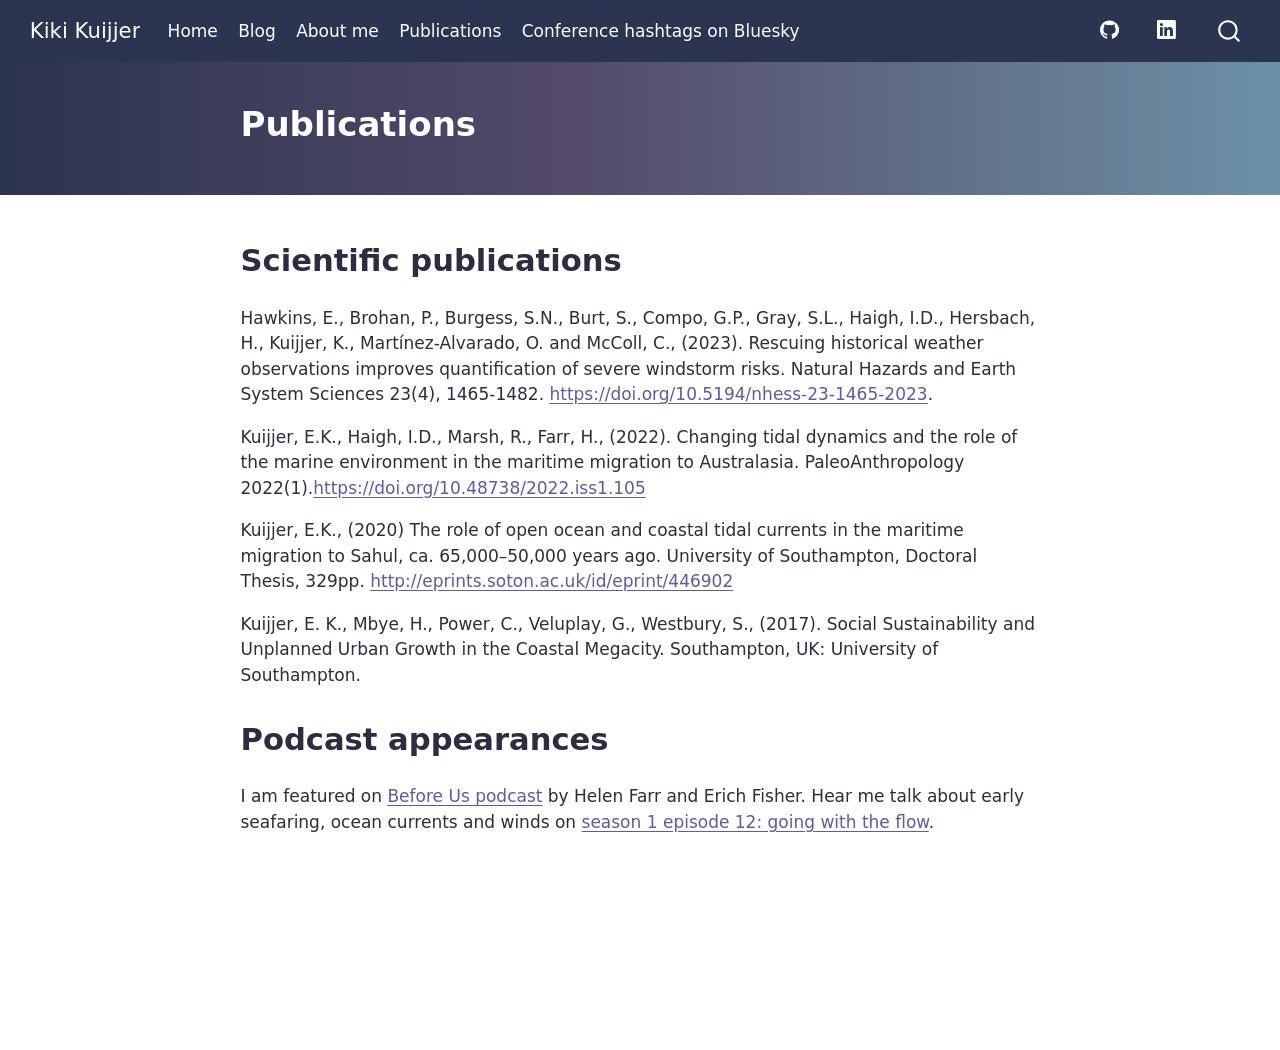
<file: docs/publications.html>
<!DOCTYPE html>
<html xmlns="http://www.w3.org/1999/xhtml" lang="en" xml:lang="en"><head>

<meta charset="utf-8">
<meta name="generator" content="quarto-1.9.35">

<meta name="viewport" content="width=device-width, initial-scale=1.0, user-scalable=yes">


<title>Publications – Kiki Kuijjer</title>
<style>
/* Default styles provided by pandoc.
** See https://pandoc.org/MANUAL.html#variables-for-html for config info.
*/
code{white-space: pre-wrap;}
span.smallcaps{font-variant: small-caps;}
div.columns{display: flex; gap: min(4vw, 1.5em);}
div.column{flex: auto; overflow-x: auto;}
div.hanging-indent{margin-left: 1.5em; text-indent: -1.5em;}
ul.task-list{list-style: none;}
ul.task-list li input[type="checkbox"] {
  width: 0.8em;
  margin: 0 0.8em 0.2em -1em; /* quarto-specific, see https://github.com/quarto-dev/quarto-cli/issues/4556 */ 
  vertical-align: middle;
}
</style>


<script src="site_libs/quarto-nav/quarto-nav.js"></script>
<script src="site_libs/quarto-nav/headroom.min.js"></script>
<script src="site_libs/clipboard/clipboard.min.js"></script>
<script src="site_libs/quarto-search/autocomplete.umd.js"></script>
<script src="site_libs/quarto-search/fuse.min.js"></script>
<script src="site_libs/quarto-search/quarto-search.js"></script>
<meta name="quarto:offset" content="./">
<script src="site_libs/quarto-html/quarto.js" type="module"></script>
<script src="site_libs/quarto-html/tabsets/tabsets.js" type="module"></script>
<script src="site_libs/quarto-html/popper.min.js"></script>
<script src="site_libs/quarto-html/tippy.umd.min.js"></script>
<script src="site_libs/quarto-html/anchor.min.js"></script>
<link href="site_libs/quarto-html/tippy.css" rel="stylesheet">
<link href="site_libs/quarto-html/quarto-syntax-highlighting-46f66b053e56abd73bb6e954d61a315b.css" rel="stylesheet" id="quarto-text-highlighting-styles">
<script src="site_libs/bootstrap/bootstrap.min.js"></script>
<link href="site_libs/bootstrap/bootstrap-icons.css" rel="stylesheet">
<link href="site_libs/bootstrap/bootstrap-ece42c8223ec2bf36298a08f122c9a68.min.css" rel="stylesheet" append-hash="true" id="quarto-bootstrap" data-mode="light">
<script src="site_libs/quarto-contrib/iconify-3.0.0/iconify-icon.min.js"></script>
<script id="quarto-search-options" type="application/json">{
  "location": "navbar",
  "copy-button": false,
  "collapse-after": 3,
  "panel-placement": "end",
  "type": "overlay",
  "limit": 50,
  "keyboard-shortcut": [
    "f",
    "/",
    "s"
  ],
  "show-item-context": false,
  "language": {
    "search-no-results-text": "No results",
    "search-matching-documents-text": "matching documents",
    "search-copy-link-title": "Copy link to search",
    "search-hide-matches-text": "Hide additional matches",
    "search-more-match-text": "more match in this document",
    "search-more-matches-text": "more matches in this document",
    "search-clear-button-title": "Clear",
    "search-text-placeholder": "",
    "search-detached-cancel-button-title": "Cancel",
    "search-submit-button-title": "Submit",
    "search-label": "Search"
  }
}</script>
<style>

      .quarto-title-block .quarto-title-banner {
        background: #2B3450;
      }
</style>


<link rel="stylesheet" href="styles.css">
</head>

<body class="nav-fixed fullcontent quarto-light">

<div id="quarto-search-results"></div>
  <header id="quarto-header" class="headroom fixed-top quarto-banner">
    <nav class="navbar navbar-expand-lg " data-bs-theme="dark">
      <div class="navbar-container container-fluid">
      <div class="navbar-brand-container mx-auto">
    <a class="navbar-brand" href="./index.html">
    <span class="navbar-title">Kiki Kuijjer</span>
    </a>
  </div>
            <div id="quarto-search" class="" title="Search"></div>
          <button class="navbar-toggler" type="button" data-bs-toggle="collapse" data-bs-target="#navbarCollapse" aria-controls="navbarCollapse" role="menu" aria-expanded="false" aria-label="Toggle navigation" onclick="if (window.quartoToggleHeadroom) { window.quartoToggleHeadroom(); }">
  <span class="navbar-toggler-icon"></span>
</button>
          <div class="collapse navbar-collapse" id="navbarCollapse">
            <ul class="navbar-nav navbar-nav-scroll me-auto">
  <li class="nav-item">
    <a class="nav-link" href="./index.html"> 
<span class="menu-text">Home</span></a>
  </li>  
  <li class="nav-item">
    <a class="nav-link" href="./blog.html"> 
<span class="menu-text">Blog</span></a>
  </li>  
  <li class="nav-item">
    <a class="nav-link" href="./about-me.html"> 
<span class="menu-text">About me</span></a>
  </li>  
  <li class="nav-item">
    <a class="nav-link active" href="./publications.html" aria-current="page"> 
<span class="menu-text">Publications</span></a>
  </li>  
  <li class="nav-item">
    <a class="nav-link" href="./conference-hashtags-on-bsky.html"> 
<span class="menu-text">Conference hashtags on Bluesky</span></a>
  </li>  
</ul>
            <ul class="navbar-nav navbar-nav-scroll ms-auto">
  <li class="nav-item compact">
    <a class="nav-link" href="https://github.com/ek-ku"> <i class="bi bi-github" role="img">
</i> 
<span class="menu-text"></span></a>
  </li>  
  <li class="nav-item">
    <a class="nav-link" href="https://bsky.app/profile/evelinekiki.bsky.social"> 
<span class="menu-text"><iconify-icon role="img" inline="" icon="fa6-brands:bluesky" aria-label="Icon bluesky from fa6-brands Iconify.design set." title="Icon bluesky from fa6-brands Iconify.design set."></iconify-icon></span></a>
  </li>  
  <li class="nav-item compact">
    <a class="nav-link" href="https://linkedin.com/in/ekkuijjer"> <i class="bi bi-linkedin" role="img">
</i> 
<span class="menu-text"></span></a>
  </li>  
  <li class="nav-item">
    <a class="nav-link" href="https://soton.academia.edu/EvelineKikiKuijjer"> 
<span class="menu-text"><iconify-icon role="img" inline="" icon="academicons:academia-square" aria-label="Icon academia-square from academicons Iconify.design set." title="Icon academia-square from academicons Iconify.design set."></iconify-icon></span></a>
  </li>  
</ul>
          </div> <!-- /navcollapse -->
            <div class="quarto-navbar-tools">
</div>
      </div> <!-- /container-fluid -->
    </nav>
</header>
<!-- content -->
<header id="title-block-header" class="quarto-title-block default page-columns page-full">
  <div class="quarto-title-banner page-columns page-full">
    <div class="quarto-title column-body">
      <h1 class="title">Publications</h1>
                      </div>
  </div>
    
  
  <div class="quarto-title-meta">

      
    
      
    </div>
    
  
  </header><div id="quarto-content" class="quarto-container page-columns page-rows-contents page-layout-article page-navbar">
<!-- sidebar -->
<!-- margin-sidebar -->
    
<!-- main -->
<main class="content quarto-banner-title-block" id="quarto-document-content">





<section id="scientific-publications" class="level2">
<h2 class="anchored" data-anchor-id="scientific-publications">Scientific publications</h2>
<p>Hawkins, E., Brohan, P., Burgess, S.N., Burt, S., Compo, G.P., Gray, S.L., Haigh, I.D., Hersbach, H., Kuijjer, K., Martínez-Alvarado, O. and McColl, C., (2023). Rescuing historical weather observations improves quantification of severe windstorm risks. Natural Hazards and Earth System Sciences 23(4), 1465-1482. <a href="https://doi.org/10.5194/nhess-23-1465-2023">https://doi.org/10.5194/nhess-23-1465-2023</a>.</p>
<p>Kuijjer, E.K., Haigh, I.D., Marsh, R., Farr, H., (2022). Changing tidal dynamics and the role of the marine environment in the maritime migration to Australasia. PaleoAnthropology 2022(1).<a href="https://doi.org/10.48738/2022.iss1.105">https://doi.org/10.48738/2022.iss1.105</a></p>
<p>Kuijjer, E.K., (2020) The role of open ocean and coastal tidal currents in the maritime migration to Sahul, ca. 65,000–50,000 years ago. University of Southampton, Doctoral Thesis, 329pp. <a href="http://eprints.soton.ac.uk/id/eprint/446902">http://eprints.soton.ac.uk/id/eprint/446902</a></p>
<p>Kuijjer, E. K., Mbye, H., Power, C., Veluplay, G., Westbury, S., (2017). Social Sustainability and Unplanned Urban Growth in the Coastal Megacity. Southampton, UK: University of Southampton.</p>
</section>
<section id="podcast-appearances" class="level2">
<h2 class="anchored" data-anchor-id="podcast-appearances">Podcast appearances</h2>
<p>I am featured on <a href="https://beforeus.buzzsprout.com">Before Us podcast</a> by Helen Farr and Erich Fisher. Hear me talk about early seafaring, ocean currents and winds on <a href="https://beforeus.buzzsprout.com/2430825/episodes/16998594-going-with-the-flow">season 1 episode 12: going with the flow</a>.</p>


</section>

</main> <!-- /main -->
<script id="quarto-html-after-body" type="application/javascript">
  window.document.addEventListener("DOMContentLoaded", function (event) {
    const icon = "";
    const anchorJS = new window.AnchorJS();
    anchorJS.options = {
      placement: 'right',
      icon: icon
    };
    anchorJS.add('.anchored');
    const isCodeAnnotation = (el) => {
      for (const clz of el.classList) {
        if (clz.startsWith('code-annotation-')) {                     
          return true;
        }
      }
      return false;
    }
    const onCopySuccess = function(e) {
      // button target
      const button = e.trigger;
      // don't keep focus
      button.blur();
      // flash "checked"
      button.classList.add('code-copy-button-checked');
      var currentTitle = button.getAttribute("title");
      button.setAttribute("title", "Copied!");
      let tooltip;
      if (window.bootstrap) {
        button.setAttribute("data-bs-toggle", "tooltip");
        button.setAttribute("data-bs-placement", "left");
        button.setAttribute("data-bs-title", "Copied!");
        tooltip = new bootstrap.Tooltip(button, 
          { trigger: "manual", 
            customClass: "code-copy-button-tooltip",
            offset: [0, -8]});
        tooltip.show();    
      }
      setTimeout(function() {
        if (tooltip) {
          tooltip.hide();
          button.removeAttribute("data-bs-title");
          button.removeAttribute("data-bs-toggle");
          button.removeAttribute("data-bs-placement");
        }
        button.setAttribute("title", currentTitle);
        button.classList.remove('code-copy-button-checked');
      }, 1000);
      // clear code selection
      e.clearSelection();
    }
    const getTextToCopy = function(trigger) {
      const outerScaffold = trigger.parentElement.cloneNode(true);
      const codeEl = outerScaffold.querySelector('code');
      for (const childEl of codeEl.children) {
        if (isCodeAnnotation(childEl)) {
          childEl.remove();
        }
      }
      return codeEl.innerText;
    }
    const clipboard = new window.ClipboardJS('.code-copy-button:not([data-in-quarto-modal])', {
      text: getTextToCopy
    });
    clipboard.on('success', onCopySuccess);
    if (window.document.getElementById('quarto-embedded-source-code-modal')) {
      const clipboardModal = new window.ClipboardJS('.code-copy-button[data-in-quarto-modal]', {
        text: getTextToCopy,
        container: window.document.getElementById('quarto-embedded-source-code-modal')
      });
      clipboardModal.on('success', onCopySuccess);
    }
      var localhostRegex = new RegExp(/^(?:http|https):\/\/localhost\:?[0-9]*\//);
      var mailtoRegex = new RegExp(/^mailto:/);
        var filterRegex = new RegExp('/' + window.location.host + '/');
      var isInternal = (href) => {
          return filterRegex.test(href) || localhostRegex.test(href) || mailtoRegex.test(href);
      }
      // Inspect non-navigation links and adorn them if external
     var links = window.document.querySelectorAll('a[href]:not(.nav-link):not(.navbar-brand):not(.toc-action):not(.sidebar-link):not(.sidebar-item-toggle):not(.pagination-link):not(.no-external):not([aria-hidden]):not(.dropdown-item):not(.quarto-navigation-tool):not(.about-link)');
      for (var i=0; i<links.length; i++) {
        const link = links[i];
        if (!isInternal(link.href)) {
          // undo the damage that might have been done by quarto-nav.js in the case of
          // links that we want to consider external
          if (link.dataset.originalHref !== undefined) {
            link.href = link.dataset.originalHref;
          }
        }
      }
    function tippyHover(el, contentFn, onTriggerFn, onUntriggerFn) {
      const config = {
        allowHTML: true,
        maxWidth: 500,
        delay: 100,
        arrow: false,
        appendTo: function(el) {
            return el.parentElement;
        },
        interactive: true,
        interactiveBorder: 10,
        theme: 'quarto',
        placement: 'bottom-start',
      };
      if (contentFn) {
        config.content = contentFn;
      }
      if (onTriggerFn) {
        config.onTrigger = onTriggerFn;
      }
      if (onUntriggerFn) {
        config.onUntrigger = onUntriggerFn;
      }
      window.tippy(el, config); 
    }
    const noterefs = window.document.querySelectorAll('a[role="doc-noteref"]');
    for (var i=0; i<noterefs.length; i++) {
      const ref = noterefs[i];
      tippyHover(ref, function() {
        // use id or data attribute instead here
        let href = ref.getAttribute('data-footnote-href') || ref.getAttribute('href');
        try { href = new URL(href).hash; } catch {}
        const id = href.replace(/^#\/?/, "");
        const note = window.document.getElementById(id);
        if (note) {
          return note.innerHTML;
        } else {
          return "";
        }
      });
    }
    const xrefs = window.document.querySelectorAll('a.quarto-xref');
    const processXRef = (id, note) => {
      // Strip column container classes
      const stripColumnClz = (el) => {
        el.classList.remove("page-full", "page-columns");
        if (el.children) {
          for (const child of el.children) {
            stripColumnClz(child);
          }
        }
      }
      stripColumnClz(note)
      if (id === null || id.startsWith('sec-')) {
        // Special case sections, only their first couple elements
        const container = document.createElement("div");
        if (note.children && note.children.length > 2) {
          container.appendChild(note.children[0].cloneNode(true));
          for (let i = 1; i < note.children.length; i++) {
            const child = note.children[i];
            if (child.tagName === "P" && child.innerText === "") {
              continue;
            } else {
              container.appendChild(child.cloneNode(true));
              break;
            }
          }
          if (window.Quarto?.typesetMath) {
            window.Quarto.typesetMath(container);
          }
          return container.innerHTML
        } else {
          if (window.Quarto?.typesetMath) {
            window.Quarto.typesetMath(note);
          }
          return note.innerHTML;
        }
      } else {
        // Remove any anchor links if they are present
        const anchorLink = note.querySelector('a.anchorjs-link');
        if (anchorLink) {
          anchorLink.remove();
        }
        if (window.Quarto?.typesetMath) {
          window.Quarto.typesetMath(note);
        }
        if (note.classList.contains("callout")) {
          return note.outerHTML;
        } else {
          return note.innerHTML;
        }
      }
    }
    for (var i=0; i<xrefs.length; i++) {
      const xref = xrefs[i];
      tippyHover(xref, undefined, function(instance) {
        instance.disable();
        let url = xref.getAttribute('href');
        let hash = undefined; 
        if (url.startsWith('#')) {
          hash = url;
        } else {
          try { hash = new URL(url).hash; } catch {}
        }
        if (hash) {
          const id = hash.replace(/^#\/?/, "");
          const note = window.document.getElementById(id);
          if (note !== null) {
            try {
              const html = processXRef(id, note.cloneNode(true));
              instance.setContent(html);
            } finally {
              instance.enable();
              instance.show();
            }
          } else {
            // See if we can fetch this
            fetch(url.split('#')[0])
            .then(res => res.text())
            .then(html => {
              const parser = new DOMParser();
              const htmlDoc = parser.parseFromString(html, "text/html");
              const note = htmlDoc.getElementById(id);
              if (note !== null) {
                const html = processXRef(id, note);
                instance.setContent(html);
              } 
            }).finally(() => {
              instance.enable();
              instance.show();
            });
          }
        } else {
          // See if we can fetch a full url (with no hash to target)
          // This is a special case and we should probably do some content thinning / targeting
          fetch(url)
          .then(res => res.text())
          .then(html => {
            const parser = new DOMParser();
            const htmlDoc = parser.parseFromString(html, "text/html");
            const note = htmlDoc.querySelector('main.content');
            if (note !== null) {
              // This should only happen for chapter cross references
              // (since there is no id in the URL)
              // remove the first header
              if (note.children.length > 0 && note.children[0].tagName === "HEADER") {
                note.children[0].remove();
              }
              const html = processXRef(null, note);
              instance.setContent(html);
            } 
          }).finally(() => {
            instance.enable();
            instance.show();
          });
        }
      }, function(instance) {
      });
    }
        let selectedAnnoteEl;
        const selectorForAnnotation = ( cell, annotation) => {
          let cellAttr = 'data-code-cell="' + cell + '"';
          let lineAttr = 'data-code-annotation="' +  annotation + '"';
          const selector = 'span[' + cellAttr + '][' + lineAttr + ']';
          return selector;
        }
        const selectCodeLines = (annoteEl) => {
          const doc = window.document;
          const targetCell = annoteEl.getAttribute("data-target-cell");
          const targetAnnotation = annoteEl.getAttribute("data-target-annotation");
          const annoteSpan = window.document.querySelector(selectorForAnnotation(targetCell, targetAnnotation));
          const lines = annoteSpan.getAttribute("data-code-lines").split(",");
          const lineIds = lines.map((line) => {
            return targetCell + "-" + line;
          })
          let top = null;
          let height = null;
          let parent = null;
          if (lineIds.length > 0) {
              //compute the position of the single el (top and bottom and make a div)
              const el = window.document.getElementById(lineIds[0]);
              top = el.offsetTop;
              height = el.offsetHeight;
              parent = el.parentElement.parentElement;
            if (lineIds.length > 1) {
              const lastEl = window.document.getElementById(lineIds[lineIds.length - 1]);
              const bottom = lastEl.offsetTop + lastEl.offsetHeight;
              height = bottom - top;
            }
            if (top !== null && height !== null && parent !== null) {
              // cook up a div (if necessary) and position it 
              let div = window.document.getElementById("code-annotation-line-highlight");
              if (div === null) {
                div = window.document.createElement("div");
                div.setAttribute("id", "code-annotation-line-highlight");
                div.style.position = 'absolute';
                parent.appendChild(div);
              }
              div.style.top = top - 2 + "px";
              div.style.height = height + 4 + "px";
              div.style.left = 0;
              let gutterDiv = window.document.getElementById("code-annotation-line-highlight-gutter");
              if (gutterDiv === null) {
                gutterDiv = window.document.createElement("div");
                gutterDiv.setAttribute("id", "code-annotation-line-highlight-gutter");
                gutterDiv.style.position = 'absolute';
                const codeCell = window.document.getElementById(targetCell);
                const gutter = codeCell.querySelector('.code-annotation-gutter');
                gutter.appendChild(gutterDiv);
              }
              gutterDiv.style.top = top - 2 + "px";
              gutterDiv.style.height = height + 4 + "px";
            }
            selectedAnnoteEl = annoteEl;
          }
        };
        const unselectCodeLines = () => {
          const elementsIds = ["code-annotation-line-highlight", "code-annotation-line-highlight-gutter"];
          elementsIds.forEach((elId) => {
            const div = window.document.getElementById(elId);
            if (div) {
              div.remove();
            }
          });
          selectedAnnoteEl = undefined;
        };
          // Handle positioning of the toggle
      window.addEventListener(
        "resize",
        throttle(() => {
          elRect = undefined;
          if (selectedAnnoteEl) {
            selectCodeLines(selectedAnnoteEl);
          }
        }, 10)
      );
      function throttle(fn, ms) {
      let throttle = false;
      let timer;
        return (...args) => {
          if(!throttle) { // first call gets through
              fn.apply(this, args);
              throttle = true;
          } else { // all the others get throttled
              if(timer) clearTimeout(timer); // cancel #2
              timer = setTimeout(() => {
                fn.apply(this, args);
                timer = throttle = false;
              }, ms);
          }
        };
      }
        // Attach click handler to the DT
        const annoteDls = window.document.querySelectorAll('dt[data-target-cell]');
        for (const annoteDlNode of annoteDls) {
          annoteDlNode.addEventListener('click', (event) => {
            const clickedEl = event.target;
            if (clickedEl !== selectedAnnoteEl) {
              unselectCodeLines();
              const activeEl = window.document.querySelector('dt[data-target-cell].code-annotation-active');
              if (activeEl) {
                activeEl.classList.remove('code-annotation-active');
              }
              selectCodeLines(clickedEl);
              clickedEl.classList.add('code-annotation-active');
            } else {
              // Unselect the line
              unselectCodeLines();
              clickedEl.classList.remove('code-annotation-active');
            }
          });
        }
    const findCites = (el) => {
      const parentEl = el.parentElement;
      if (parentEl) {
        const cites = parentEl.dataset.cites;
        if (cites) {
          return {
            el,
            cites: cites.split(' ')
          };
        } else {
          return findCites(el.parentElement)
        }
      } else {
        return undefined;
      }
    };
    var bibliorefs = window.document.querySelectorAll('a[role="doc-biblioref"]');
    for (var i=0; i<bibliorefs.length; i++) {
      const ref = bibliorefs[i];
      const citeInfo = findCites(ref);
      if (citeInfo) {
        tippyHover(citeInfo.el, function() {
          var popup = window.document.createElement('div');
          citeInfo.cites.forEach(function(cite) {
            var citeDiv = window.document.createElement('div');
            citeDiv.classList.add('hanging-indent');
            citeDiv.classList.add('csl-entry');
            var biblioDiv = window.document.getElementById('ref-' + cite);
            if (biblioDiv) {
              citeDiv.innerHTML = biblioDiv.innerHTML;
            }
            popup.appendChild(citeDiv);
          });
          return popup.innerHTML;
        });
      }
    }
  });
  </script>
</div> <!-- /content -->




</body></html>
</file>
<file: docs/site_libs/quarto-html/tippy.css>
.tippy-box[data-animation=fade][data-state=hidden]{opacity:0}[data-tippy-root]{max-width:calc(100vw - 10px)}.tippy-box{position:relative;background-color:#333;color:#fff;border-radius:4px;font-size:14px;line-height:1.4;white-space:normal;outline:0;transition-property:transform,visibility,opacity}.tippy-box[data-placement^=top]>.tippy-arrow{bottom:0}.tippy-box[data-placement^=top]>.tippy-arrow:before{bottom:-7px;left:0;border-width:8px 8px 0;border-top-color:initial;transform-origin:center top}.tippy-box[data-placement^=bottom]>.tippy-arrow{top:0}.tippy-box[data-placement^=bottom]>.tippy-arrow:before{top:-7px;left:0;border-width:0 8px 8px;border-bottom-color:initial;transform-origin:center bottom}.tippy-box[data-placement^=left]>.tippy-arrow{right:0}.tippy-box[data-placement^=left]>.tippy-arrow:before{border-width:8px 0 8px 8px;border-left-color:initial;right:-7px;transform-origin:center left}.tippy-box[data-placement^=right]>.tippy-arrow{left:0}.tippy-box[data-placement^=right]>.tippy-arrow:before{left:-7px;border-width:8px 8px 8px 0;border-right-color:initial;transform-origin:center right}.tippy-box[data-inertia][data-state=visible]{transition-timing-function:cubic-bezier(.54,1.5,.38,1.11)}.tippy-arrow{width:16px;height:16px;color:#333}.tippy-arrow:before{content:"";position:absolute;border-color:transparent;border-style:solid}.tippy-content{position:relative;padding:5px 9px;z-index:1}
</file>
<file: docs/site_libs/quarto-html/quarto-syntax-highlighting-46f66b053e56abd73bb6e954d61a315b.css>
/* quarto syntax highlight colors */
:root {
  --quarto-hl-ot-color: #003B4F;
  --quarto-hl-at-color: #657422;
  --quarto-hl-ss-color: #20794D;
  --quarto-hl-an-color: #5E5E5E;
  --quarto-hl-fu-color: #4758AB;
  --quarto-hl-st-color: #20794D;
  --quarto-hl-cf-color: #003B4F;
  --quarto-hl-op-color: #5E5E5E;
  --quarto-hl-er-color: #AD0000;
  --quarto-hl-bn-color: #AD0000;
  --quarto-hl-al-color: #AD0000;
  --quarto-hl-va-color: #111111;
  --quarto-hl-bu-color: inherit;
  --quarto-hl-ex-color: inherit;
  --quarto-hl-pp-color: #AD0000;
  --quarto-hl-in-color: #5E5E5E;
  --quarto-hl-vs-color: #20794D;
  --quarto-hl-wa-color: #5E5E5E;
  --quarto-hl-do-color: #5E5E5E;
  --quarto-hl-im-color: #00769E;
  --quarto-hl-ch-color: #20794D;
  --quarto-hl-dt-color: #AD0000;
  --quarto-hl-fl-color: #AD0000;
  --quarto-hl-co-color: #5E5E5E;
  --quarto-hl-cv-color: #5E5E5E;
  --quarto-hl-cn-color: #8f5902;
  --quarto-hl-sc-color: #5E5E5E;
  --quarto-hl-dv-color: #AD0000;
  --quarto-hl-kw-color: #003B4F;
}

/* other quarto variables */
:root {
  --quarto-font-monospace: SFMono-Regular, Menlo, Monaco, Consolas, "Liberation Mono", "Courier New", monospace;
}

/* syntax highlight based on Pandoc's rules */
pre > code.sourceCode > span {
  color: #003B4F;
}

code.sourceCode > span {
  color: #003B4F;
}

div.sourceCode,
div.sourceCode pre.sourceCode {
  color: #003B4F;
}

/* Normal */
code span {
  color: #003B4F;
}

/* Alert */
code span.al {
  color: #AD0000;
  font-style: inherit;
}

/* Annotation */
code span.an {
  color: #5E5E5E;
  font-style: inherit;
}

/* Attribute */
code span.at {
  color: #657422;
  font-style: inherit;
}

/* BaseN */
code span.bn {
  color: #AD0000;
  font-style: inherit;
}

/* BuiltIn */
code span.bu {
  font-style: inherit;
}

/* ControlFlow */
code span.cf {
  color: #003B4F;
  font-weight: bold;
  font-style: inherit;
}

/* Char */
code span.ch {
  color: #20794D;
  font-style: inherit;
}

/* Constant */
code span.cn {
  color: #8f5902;
  font-style: inherit;
}

/* Comment */
code span.co {
  color: #5E5E5E;
  font-style: inherit;
}

/* CommentVar */
code span.cv {
  color: #5E5E5E;
  font-style: italic;
}

/* Documentation */
code span.do {
  color: #5E5E5E;
  font-style: italic;
}

/* DataType */
code span.dt {
  color: #AD0000;
  font-style: inherit;
}

/* DecVal */
code span.dv {
  color: #AD0000;
  font-style: inherit;
}

/* Error */
code span.er {
  color: #AD0000;
  font-style: inherit;
}

/* Extension */
code span.ex {
  font-style: inherit;
}

/* Float */
code span.fl {
  color: #AD0000;
  font-style: inherit;
}

/* Function */
code span.fu {
  color: #4758AB;
  font-style: inherit;
}

/* Import */
code span.im {
  color: #00769E;
  font-style: inherit;
}

/* Information */
code span.in {
  color: #5E5E5E;
  font-style: inherit;
}

/* Keyword */
code span.kw {
  color: #003B4F;
  font-weight: bold;
  font-style: inherit;
}

/* Operator */
code span.op {
  color: #5E5E5E;
  font-style: inherit;
}

/* Other */
code span.ot {
  color: #003B4F;
  font-style: inherit;
}

/* Preprocessor */
code span.pp {
  color: #AD0000;
  font-style: inherit;
}

/* SpecialChar */
code span.sc {
  color: #5E5E5E;
  font-style: inherit;
}

/* SpecialString */
code span.ss {
  color: #20794D;
  font-style: inherit;
}

/* String */
code span.st {
  color: #20794D;
  font-style: inherit;
}

/* Variable */
code span.va {
  color: #111111;
  font-style: inherit;
}

/* VerbatimString */
code span.vs {
  color: #20794D;
  font-style: inherit;
}

/* Warning */
code span.wa {
  color: #5E5E5E;
  font-style: italic;
}

.prevent-inlining {
  content: "</";
}

/*# sourceMappingURL=5022ed312398f59a55adce476d7327af.css.map */
</file>
<file: docs/styles.css>
/* css styles */
.navbar, .navbar-nav {
    background-color: #2B3450 !important;
}

.navbar a:hover,
.navbar-nav .nav-link:hover {
    color: #E6A0AA !important;
}

.quarto-title-banner,
#title-block-header {
    background: linear-gradient(90deg, #2B3450 0%, #544A6B 45%, #6C91A6 100%) !important;
    color: white !important;
    padding-bottom: 1rem !important;
}


a {
    color: #6657A3;
    text-decoration: underline;
}

a:hover {
    color: #A94F5F;
}

body {
    color: #2B2D42;
}

/* Buttons */
.btn-primary {
    background-color: #2B3450 !important;
    border: 2px solid #2B3450 !important;
    color: white !important;
}

.btn-primary:hover {
    background-color: #A94F5F !important;
    border-color: #A94F5F !important;
    color: white !important;
}

.btn-primary:focus, /* Remove focus / active glow */
.btn-primary:active,
.btn-primary.focus,
.btn-primary:active:focus {
    outline: none !important;
    box-shadow: none !important;
}

.cta-btn {
  display: inline-block;
  min-width: 160px;
  text-align: center;
}

/*Heading 2*/
body h2 {
  border-bottom: none !important;  /* remove underline */
  font-size: 1.8rem !important;    /* increase size */
}

/*Round image*/
.round-img {
  border-radius: 50%;
  width: 200px;
  height: 200px;
  object-fit: cover;
  display: block;
  margin: 0 auto; /* centers it */
}
</file>
